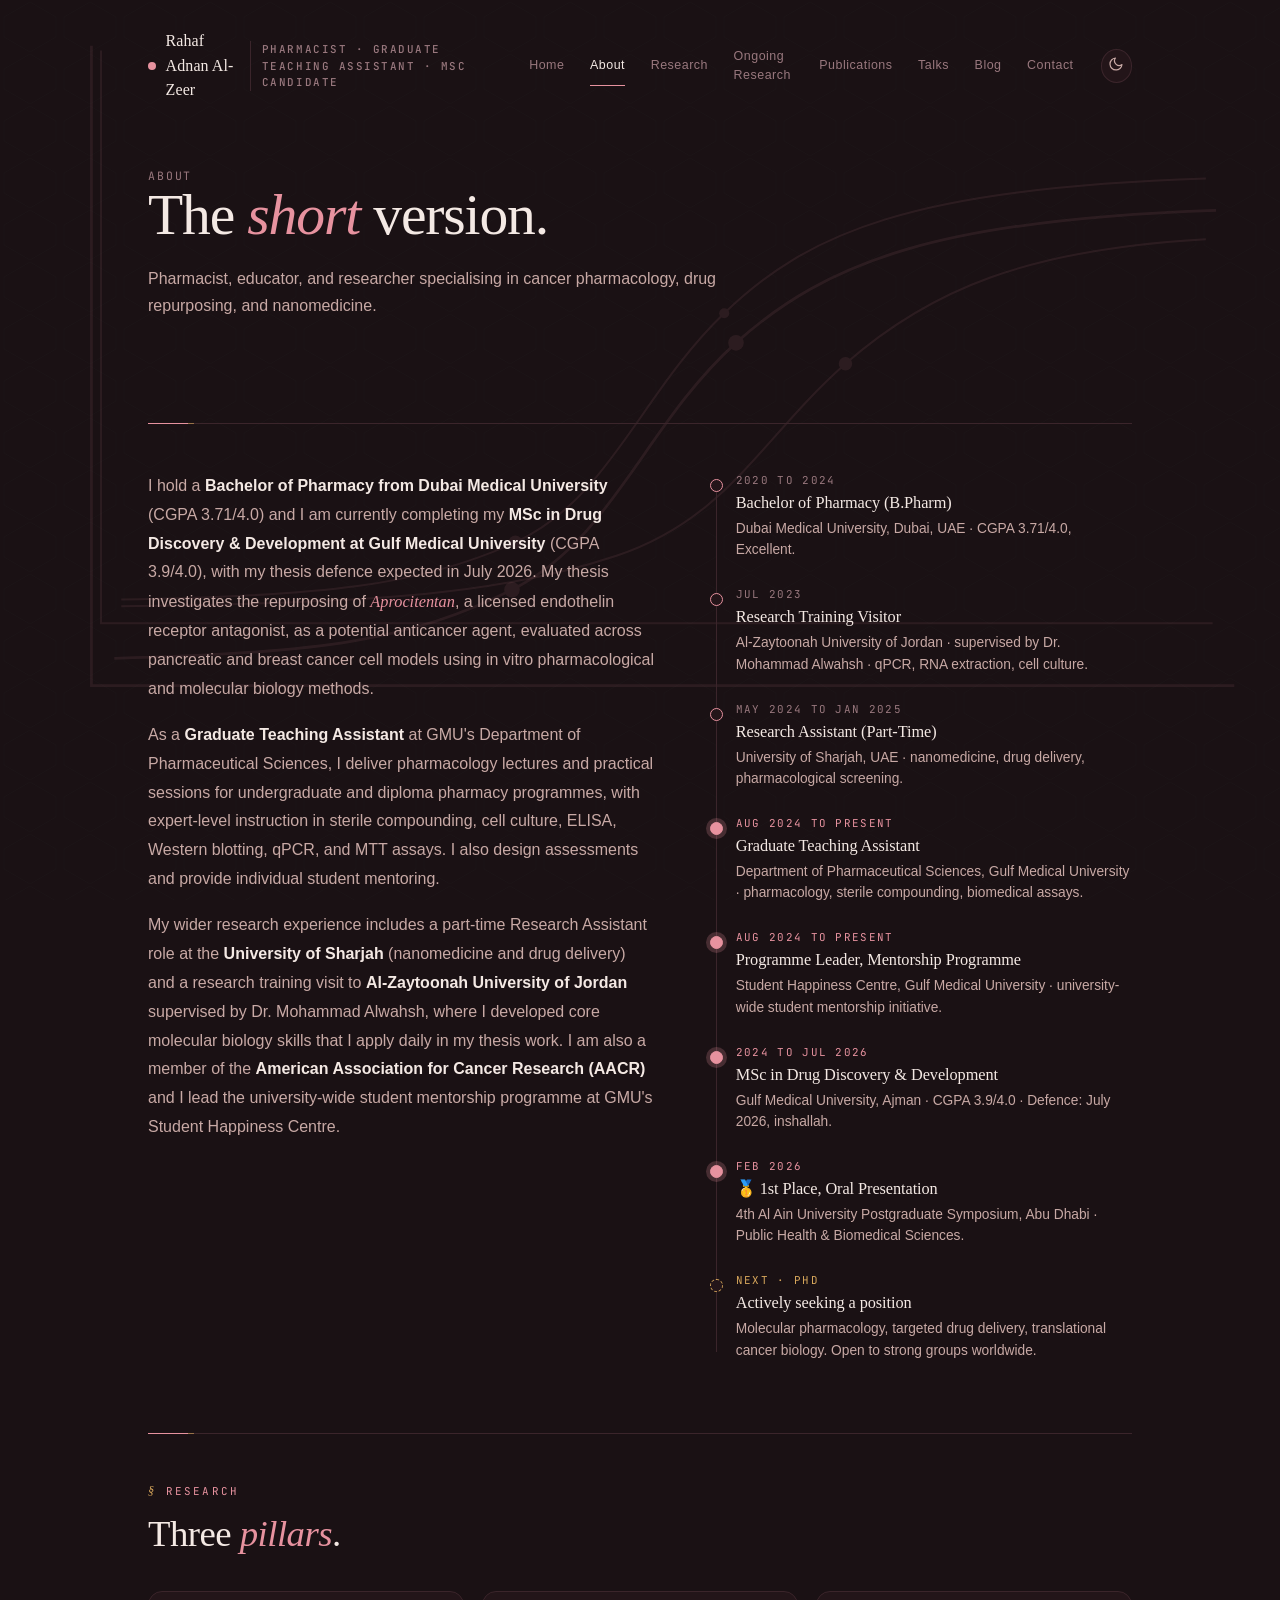
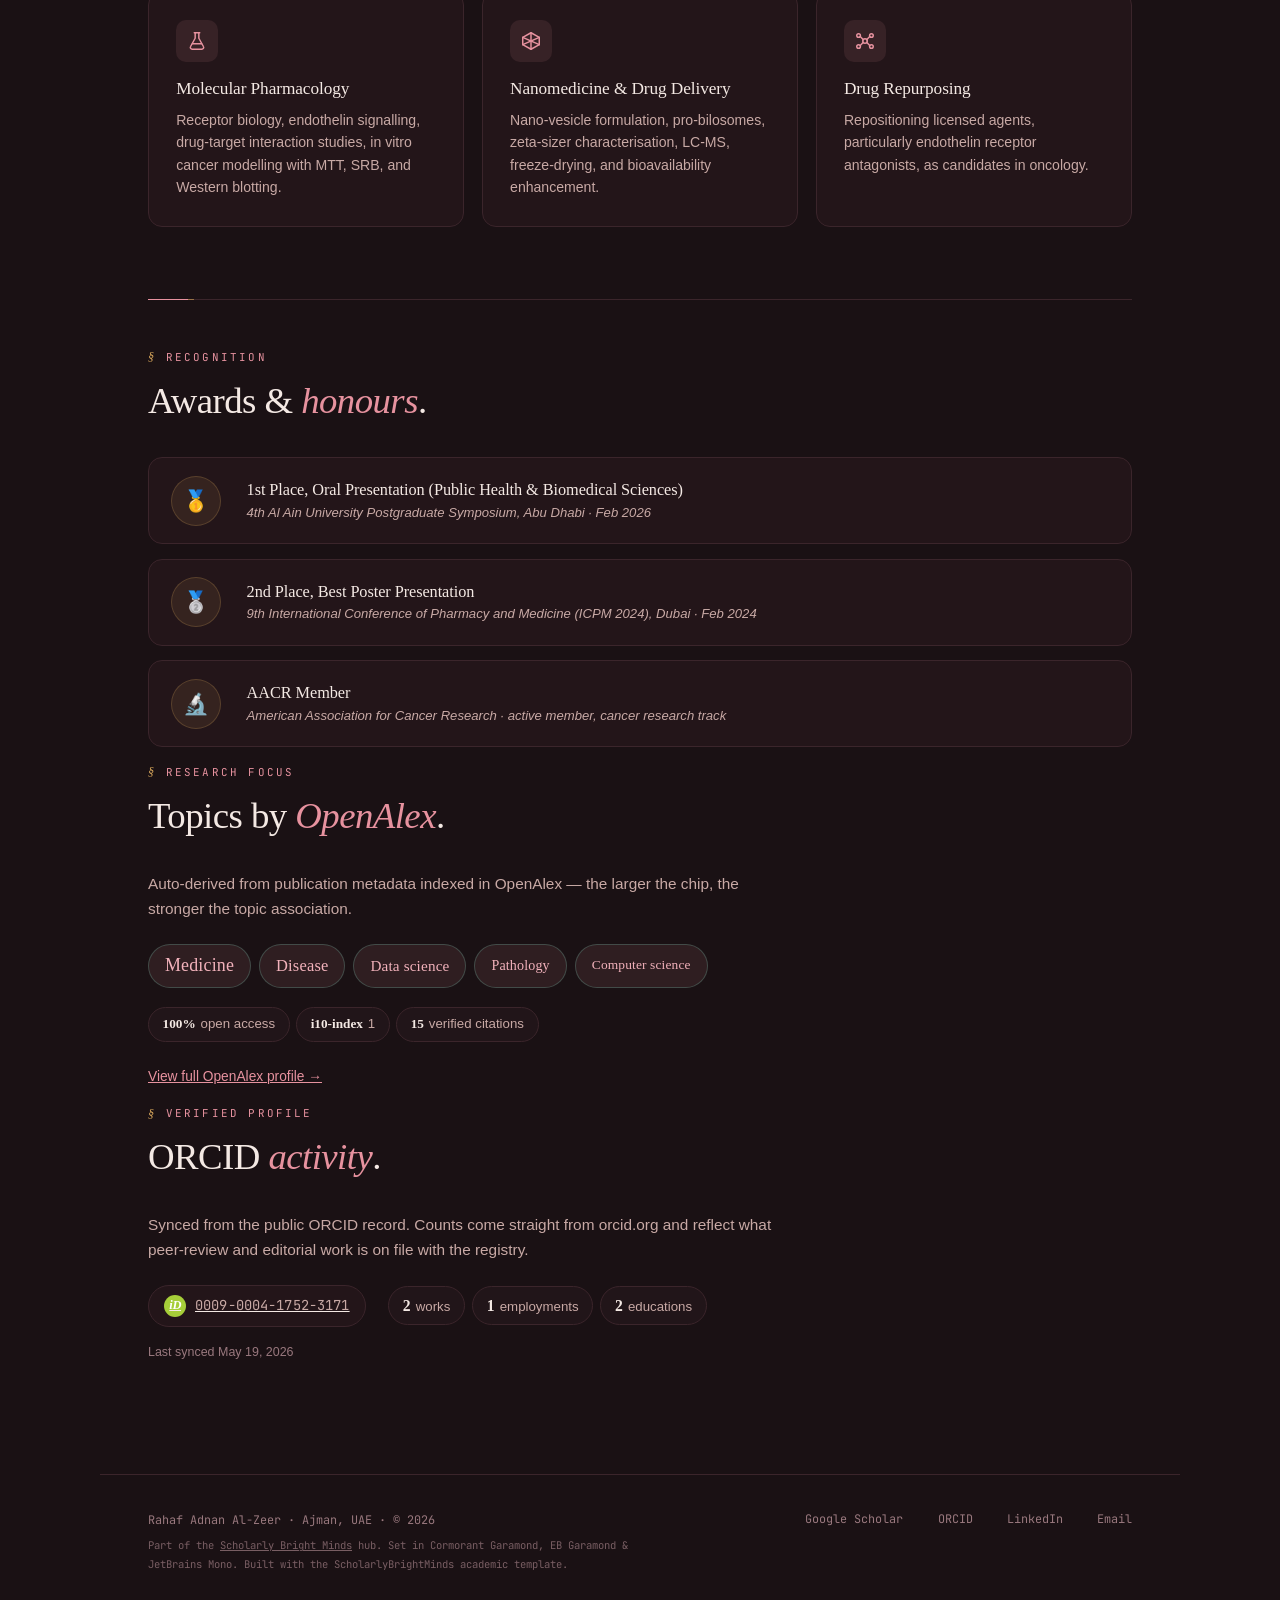
<file: about.html>
<!DOCTYPE html>
<html lang="en">
<head>
<meta charset="UTF-8">
<meta name="viewport" content="width=device-width, initial-scale=1.0">
<meta name="description" content="About Rahaf Adnan Al-Zeer. Pharmacist · Graduate Teaching Assistant · MSc Candidate. Career, research, awards.">
<meta name="author" content="Rahaf Adnan Al-Zeer">
<meta name="keywords" content="Rahaf Adnan Al-Zeer about, Pharmacist · Graduate Teaching Assistant · MSc Candidate, biography, career, awards">
<meta name="theme-color" content="#1A1114" media="(prefers-color-scheme: dark)">
<meta name="theme-color" content="#FBF4EE" media="(prefers-color-scheme: light)">
<meta name="robots" content="index, follow, max-image-preview:large, max-snippet:-1">
<title>About · Rahaf Adnan Al-Zeer</title>

<link rel="canonical" href="https://scholarlybrightminds.github.io/Rahafalzeer/about.html">

<meta property="og:type" content="profile">
<meta property="og:title" content="About Rahaf Adnan Al-Zeer">
<meta property="og:description" content="Pharmacist · Graduate Teaching Assistant · MSc Candidate. Career path, research, and awards.">
<meta property="og:image" content="https://scholarlybrightminds.github.io/Rahafalzeer/images/profile.png">
<meta property="og:url" content="https://scholarlybrightminds.github.io/Rahafalzeer/about.html">
<meta property="og:site_name" content="Scholarly Bright Minds · Rahaf Adnan Al-Zeer">
<meta property="og:locale" content="en_US">
<meta property="profile:first_name" content="Rahaf">
<meta property="profile:last_name" content="Al-Zeer">

<meta name="twitter:card" content="summary_large_image">
<meta name="twitter:title" content="About Rahaf Adnan Al-Zeer">
<meta name="twitter:description" content="Pharmacist · Graduate Teaching Assistant · MSc Candidate. Career path, research, and awards.">
<meta name="twitter:image" content="https://scholarlybrightminds.github.io/Rahafalzeer/images/profile.png">

<link rel="sitemap" type="application/xml" href="/Rahafalzeer/sitemap.xml">

<link rel="icon" href="images/profile.png" type="image/png">
<link rel="apple-touch-icon" href="images/profile.png">

<link rel="preconnect" href="https://fonts.googleapis.com">
<link rel="preconnect" href="https://fonts.gstatic.com" crossorigin>
<link href="https://fonts.googleapis.com/css2?family=Cormorant+Garamond:ital,wght@0,400;0,500;0,600;1,400;1,500&family=EB+Garamond:ital,wght@0,400;0,500;0,600;1,400&family=JetBrains+Mono:wght@400;500&display=swap" rel="stylesheet">

<script type="application/ld+json">
{
  "@context": "https://schema.org",
  "@type": "AboutPage",
  "url": "https://scholarlybrightminds.github.io/Rahafalzeer/about.html",
  "name": "About — Rahaf Adnan Al-Zeer",
  "isPartOf": {
    "@type": "WebSite",
    "url": "https://scholarlybrightminds.github.io/Rahafalzeer/",
    "name": "Rahaf Adnan Al-Zeer"
  },
  "mainEntity": {
    "@type": "Person",
    "name": "Rahaf Adnan Al-Zeer",
    "givenName": "Rahaf",
    "familyName": "Al-Zeer",
    "image": "https://scholarlybrightminds.github.io/Rahafalzeer/images/profile.png",
    "url": "https://scholarlybrightminds.github.io/Rahafalzeer/",
    "sameAs": [
      "https://scholar.google.com/citations?user=uy-28F0AAAAJ&hl=en",
      "https://orcid.org/0009-0004-1752-3171",
      "https://www.linkedin.com/in/rahaf-al-zeer-7093391ba/",
      "https://github.com/ScholarlyBrightMinds"
    ],
    "@id": "https://scholarlybrightminds.github.io/Rahafalzeer/#person",
    "jobTitle": "Pharmacist · Graduate Teaching Assistant · MSc Candidate",
    "worksFor": {
      "@type": "Organization",
      "name": "Gulf Medical University",
      "url": "https://www.gmu.ac.ae"
    },
    "address": {
      "@type": "PostalAddress",
      "addressLocality": "Ajman",
      "addressCountry": "UAE"
    },
    "email": "rahaf@gmu.ac.ae"
  }
}
</script>

<script src="theme.config.js"></script>
<link rel="stylesheet" href="styles.css">
<link rel="stylesheet" href="about.css">
</head>
<body>

<!-- Molecular background -->
<div class="mol-bg" aria-hidden="true">
    <svg class="mol-curve-a" viewBox="0 0 760 420" fill="none">
        <path class="curve-axis" d="M60 30 V370 H720"/>
        <path class="curve-stroke" d="M72 356 C 190 354 250 348 306 322 C 362 296 380 234 430 186 C 480 138 540 112 716 106"/>
        <path class="curve-stroke curve-stroke--gold" d="M72 360 C 230 358 300 352 366 330 C 432 308 452 260 502 216 C 552 172 610 148 716 142"/>
        <circle class="curve-dot" cx="306" cy="322" r="4"/>
        <circle class="curve-dot--gold curve-dot" cx="502" cy="216" r="4"/>
        <circle class="curve-dot" cx="430" cy="186" r="3"/>
    </svg>
    <svg class="mol-curve-b" viewBox="0 0 560 340" fill="none">
        <path class="curve-axis" d="M40 20 V300 H540"/>
        <path class="curve-stroke" d="M50 288 C 140 286 180 280 224 258 C 268 236 282 186 322 150 C 362 114 412 96 532 92"/>
        <circle class="curve-dot" cx="224" cy="258" r="3.4"/>
        <circle class="curve-dot" cx="322" cy="150" r="3.4"/>
    </svg>
</div>

<nav class="nav" data-page="about"><a href="index.html" class="brand">
                <span class="brand-dot"></span>
                Rahaf Adnan Al-Zeer
                <span class="brand-meta">Pharmacist · Graduate Teaching Assistant · MSc Candidate</span>
            </a>
            <div class="nav-right">
                <div class="hamburger" aria-label="Menu"><div class="bar"></div><div class="bar"></div><div class="bar"></div></div>
                <div class="nav-menu"><a href="index.html" class="nav-item ">Home</a><a href="about.html" class="nav-item active">About</a><a href="research.html" class="nav-item ">Research</a><a href="projects.html" class="nav-item ">Ongoing Research</a><a href="publications.html" class="nav-item ">Publications</a><a href="talks.html" class="nav-item ">Talks</a><a href="blog.html" class="nav-item ">Blog</a><a href="contact.html" class="nav-item ">Contact</a></div>
                <button class="theme-toggle" id="themeToggle" aria-label="Toggle theme" title="Toggle day/night">
                    <span class="icon-sun"><svg viewBox="0 0 24 24" fill="none" stroke="currentColor" stroke-width="1.8" stroke-linecap="round" stroke-linejoin="round"><circle cx="12" cy="12" r="4"></circle><path d="M12 2v2M12 20v2M4.93 4.93l1.41 1.41M17.66 17.66l1.41 1.41M2 12h2M20 12h2M4.93 19.07l1.41-1.41M17.66 6.34l1.41-1.41"></path></svg></span>
                    <span class="icon-moon"><svg viewBox="0 0 24 24" fill="none" stroke="currentColor" stroke-width="1.8" stroke-linecap="round" stroke-linejoin="round"><path d="M21 12.79A9 9 0 1 1 11.21 3 7 7 0 0 0 21 12.79z"></path></svg></span>
                </button>
            </div></nav>

<main>

    <section class="sub-hero">
        <p class="sub-meta">About</p>
        <h1>The <em>short</em> version.</h1>
        <p class="sub-lede" data-bind="aboutLede">Pharmacist, educator, and researcher specialising in cancer pharmacology, drug repurposing, and nanomedicine.</p>
    </section>

    <hr class="rule">

    <!-- ═══ NARRATIVE + TIMELINE ═══ -->
    <section class="about-grid reveal">
        <div class="about-text" data-bind="aboutParagraphs"><p>I hold a <strong>Bachelor of Pharmacy from Dubai Medical University</strong> (CGPA 3.71/4.0) and I am currently completing my <strong>MSc in Drug Discovery &amp; Development at Gulf Medical University</strong> (CGPA 3.9/4.0), with my thesis defence expected in July 2026. My thesis investigates the repurposing of <em>Aprocitentan</em>, a licensed endothelin receptor antagonist, as a potential anticancer agent, evaluated across pancreatic and breast cancer cell models using in vitro pharmacological and molecular biology methods.</p><p>As a <strong>Graduate Teaching Assistant</strong> at GMU's Department of Pharmaceutical Sciences, I deliver pharmacology lectures and practical sessions for undergraduate and diploma pharmacy programmes, with expert-level instruction in sterile compounding, cell culture, ELISA, Western blotting, qPCR, and MTT assays. I also design assessments and provide individual student mentoring.</p><p>My wider research experience includes a part-time Research Assistant role at the <strong>University of Sharjah</strong> (nanomedicine and drug delivery) and a research training visit to <strong>Al-Zaytoonah University of Jordan</strong> supervised by Dr. Mohammad Alwahsh, where I developed core molecular biology skills that I apply daily in my thesis work. I am also a member of the <strong>American Association for Cancer Research (AACR)</strong> and I lead the university-wide student mentorship programme at GMU's Student Happiness Centre.</p></div>
        <div class="timeline" data-bind="timeline" aria-label="Career timeline"><div class="tl-item">
                        <p class="tl-date">2020 to 2024</p>
                        <p class="tl-title">Bachelor of Pharmacy (B.Pharm)</p>
                        <p class="tl-desc">Dubai Medical University, Dubai, UAE · CGPA 3.71/4.0, Excellent.</p>
                    </div>
                
                    <div class="tl-item">
                        <p class="tl-date">Jul 2023</p>
                        <p class="tl-title">Research Training Visitor</p>
                        <p class="tl-desc">Al-Zaytoonah University of Jordan · supervised by Dr. Mohammad Alwahsh · qPCR, RNA extraction, cell culture.</p>
                    </div>
                
                    <div class="tl-item">
                        <p class="tl-date">May 2024 to Jan 2025</p>
                        <p class="tl-title">Research Assistant (Part-Time)</p>
                        <p class="tl-desc">University of Sharjah, UAE · nanomedicine, drug delivery, pharmacological screening.</p>
                    </div>
                
                    <div class="tl-item current">
                        <p class="tl-date">Aug 2024 to Present</p>
                        <p class="tl-title">Graduate Teaching Assistant</p>
                        <p class="tl-desc">Department of Pharmaceutical Sciences, Gulf Medical University · pharmacology, sterile compounding, biomedical assays.</p>
                    </div>
                
                    <div class="tl-item current">
                        <p class="tl-date">Aug 2024 to Present</p>
                        <p class="tl-title">Programme Leader, Mentorship Programme</p>
                        <p class="tl-desc">Student Happiness Centre, Gulf Medical University · university-wide student mentorship initiative.</p>
                    </div>
                
                    <div class="tl-item current">
                        <p class="tl-date">2024 to Jul 2026</p>
                        <p class="tl-title">MSc in Drug Discovery &amp; Development</p>
                        <p class="tl-desc">Gulf Medical University, Ajman · CGPA 3.9/4.0 · Defence: July 2026, inshallah.</p>
                    </div>
                
                    <div class="tl-item current">
                        <p class="tl-date">Feb 2026</p>
                        <p class="tl-title">🥇 1st Place, Oral Presentation</p>
                        <p class="tl-desc">4th Al Ain University Postgraduate Symposium, Abu Dhabi · Public Health &amp; Biomedical Sciences.</p>
                    </div>
                
                    <div class="tl-item future">
                        <p class="tl-date">Next · PhD</p>
                        <p class="tl-title">Actively seeking a position</p>
                        <p class="tl-desc">Molecular pharmacology, targeted drug delivery, translational cancer biology. Open to strong groups worldwide.</p>
                    </div></div>
    </section>

    <hr class="rule">

    <!-- ═══ RESEARCH PILLARS ═══ -->
    <section class="reveal">
        <p class="sec-kicker">Research</p>
        <h2 class="sec-title">Three <em>pillars</em>.</h2>
        <div class="pillars-grid" data-bind="aboutPillars"><div class="pillar-card">
                    <div class="p-icon"><svg viewBox="0 0 24 24" fill="none" stroke="currentColor" stroke-width="1.6" stroke-linecap="round" stroke-linejoin="round"><path d="M9 3h6M10 3v6l-5 9a2 2 0 0 0 2 3h10a2 2 0 0 0 2-3l-5-9V3"></path><line x1="7" y1="15" x2="17" y2="15"></line></svg></div>
                    <h3 class="p-title">Molecular Pharmacology</h3>
                    <p class="p-desc">Receptor biology, endothelin signalling, drug-target interaction studies, in vitro cancer modelling with MTT, SRB, and Western blotting.</p>
                </div>
            
                <div class="pillar-card">
                    <div class="p-icon"><svg viewBox="0 0 24 24" fill="none" stroke="currentColor" stroke-width="1.6" stroke-linecap="round" stroke-linejoin="round"><polygon points="12,3 21,8 21,16 12,21 3,16 3,8"></polygon><line x1="12" y1="3" x2="12" y2="21"></line><line x1="3" y1="8" x2="21" y2="16"></line><line x1="21" y1="8" x2="3" y2="16"></line></svg></div>
                    <h3 class="p-title">Nanomedicine &amp; Drug Delivery</h3>
                    <p class="p-desc">Nano-vesicle formulation, pro-bilosomes, zeta-sizer characterisation, LC-MS, freeze-drying, and bioavailability enhancement.</p>
                </div>
            
                <div class="pillar-card">
                    <div class="p-icon"><svg viewBox="0 0 24 24" fill="none" stroke="currentColor" stroke-width="1.6" stroke-linecap="round" stroke-linejoin="round"><circle cx="5" cy="6" r="2"></circle><circle cx="19" cy="6" r="2"></circle><circle cx="5" cy="18" r="2"></circle><circle cx="19" cy="18" r="2"></circle><circle cx="12" cy="12" r="2.5"></circle><line x1="6.8" y1="7.2" x2="10.2" y2="10.6"></line><line x1="17.2" y1="7.2" x2="13.8" y2="10.6"></line><line x1="6.8" y1="16.8" x2="10.2" y2="13.4"></line><line x1="17.2" y1="16.8" x2="13.8" y2="13.4"></line></svg></div>
                    <h3 class="p-title">Drug Repurposing</h3>
                    <p class="p-desc">Repositioning licensed agents, particularly endothelin receptor antagonists, as candidates in oncology.</p>
                </div></div>
    </section>

    <hr class="rule">

    <!-- ═══ AWARDS ═══ -->
    <section class="reveal">
        <p class="sec-kicker">Recognition</p>
        <h2 class="sec-title">Awards &amp; <em>honours</em>.</h2>
        <ul class="awards-list" data-bind="awards"><li class="award-item">
                    <div class="award-icon">🥇</div>
                    <div class="award-body">
                        <p class="a-title">1st Place, Oral Presentation (Public Health &amp; Biomedical Sciences)</p>
                        <p class="a-venue">4th Al Ain University Postgraduate Symposium, Abu Dhabi · Feb 2026</p>
                    </div>
                </li>
            
                <li class="award-item">
                    <div class="award-icon">🥈</div>
                    <div class="award-body">
                        <p class="a-title">2nd Place, Best Poster Presentation</p>
                        <p class="a-venue">9th International Conference of Pharmacy and Medicine (ICPM 2024), Dubai · Feb 2024</p>
                    </div>
                </li>
            
                <li class="award-item">
                    <div class="award-icon">🔬</div>
                    <div class="award-body">
                        <p class="a-title">AACR Member</p>
                        <p class="a-venue">American Association for Cancer Research · active member, cancer research track</p>
                    </div>
                </li></ul>
    </section>

    <!-- OPENALEX-PANEL-START --><section class="reveal openalex-panel" aria-label="OpenAlex research topics"><p class="sec-kicker">Research focus</p><h2 class="sec-title">Topics by <em>OpenAlex</em>.</h2><p class="oa-lede">Auto-derived from publication metadata indexed in OpenAlex — the larger the chip, the stronger the topic association.</p><div class="oa-chips"><span class="oa-chip" style="font-size:1.12rem">Medicine</span><span class="oa-chip" style="font-size:1.03rem">Disease</span><span class="oa-chip" style="font-size:0.95rem">Data science</span><span class="oa-chip" style="font-size:0.88rem">Pathology</span><span class="oa-chip" style="font-size:0.84rem">Computer science</span></div><div class="oa-badges"><span class="oa-badge"><strong>100%</strong> open access</span><span class="oa-badge"><strong>i10-index</strong> 1</span><span class="oa-badge"><strong>15</strong> verified citations</span></div><a class="oa-profile-link" href="https://openalex.org/A5104991276" target="_blank" rel="noopener">View full OpenAlex profile →</a></section><!-- OPENALEX-PANEL-END -->
    <!-- ORCID-PANEL-START --><section class="reveal orcid-panel" aria-label="ORCID verified activity"><p class="sec-kicker">Verified profile</p><h2 class="sec-title">ORCID <em>activity</em>.</h2><p class="orcid-lede">Synced from the public ORCID record. Counts come straight from orcid.org and reflect what peer-review and editorial work is on file with the registry.</p><div class="orcid-grid"><a class="orcid-id" href="https://orcid.org/0009-0004-1752-3171" target="_blank" rel="noopener" title="View on orcid.org"><span class="orcid-logo" aria-hidden="true">iD</span><span class="orcid-id-text">0009-0004-1752-3171</span></a><div class="orcid-pills"><span class="orcid-pill"><strong>2</strong> works</span><span class="orcid-pill"><strong>1</strong> employments</span><span class="orcid-pill"><strong>2</strong> educations</span></div></div><p class="orcid-synced">Last synced May 19, 2026</p></section><!-- ORCID-PANEL-END -->

</main>

<footer data-bind="footer"><div class="footer-left">
                <div>Rahaf Adnan Al-Zeer · Ajman, UAE · © 2026</div>
                <div class="colophon">
                    Part of the <a href="https://scholarlybrightminds.github.io/">Scholarly Bright Minds</a> hub. Set in Cormorant Garamond, EB Garamond &amp; JetBrains Mono. Built with the ScholarlyBrightMinds academic template.
                </div>
            </div>
            <div class="footer-links"><a href="https://scholar.google.com/citations?user=uy-28F0AAAAJ&amp;hl=en" target="_blank" rel="noopener">Google Scholar</a><a href="https://orcid.org/0009-0004-1752-3171" target="_blank" rel="noopener">ORCID</a><a href="https://www.linkedin.com/in/rahaf-al-zeer-7093391ba" target="_blank" rel="noopener">LinkedIn</a><a href="mailto:rahaf@gmu.ac.ae" target="_blank" rel="noopener">Email</a></div></footer>

<script src="scripts.js"></script>
</body>
</html>
</file>
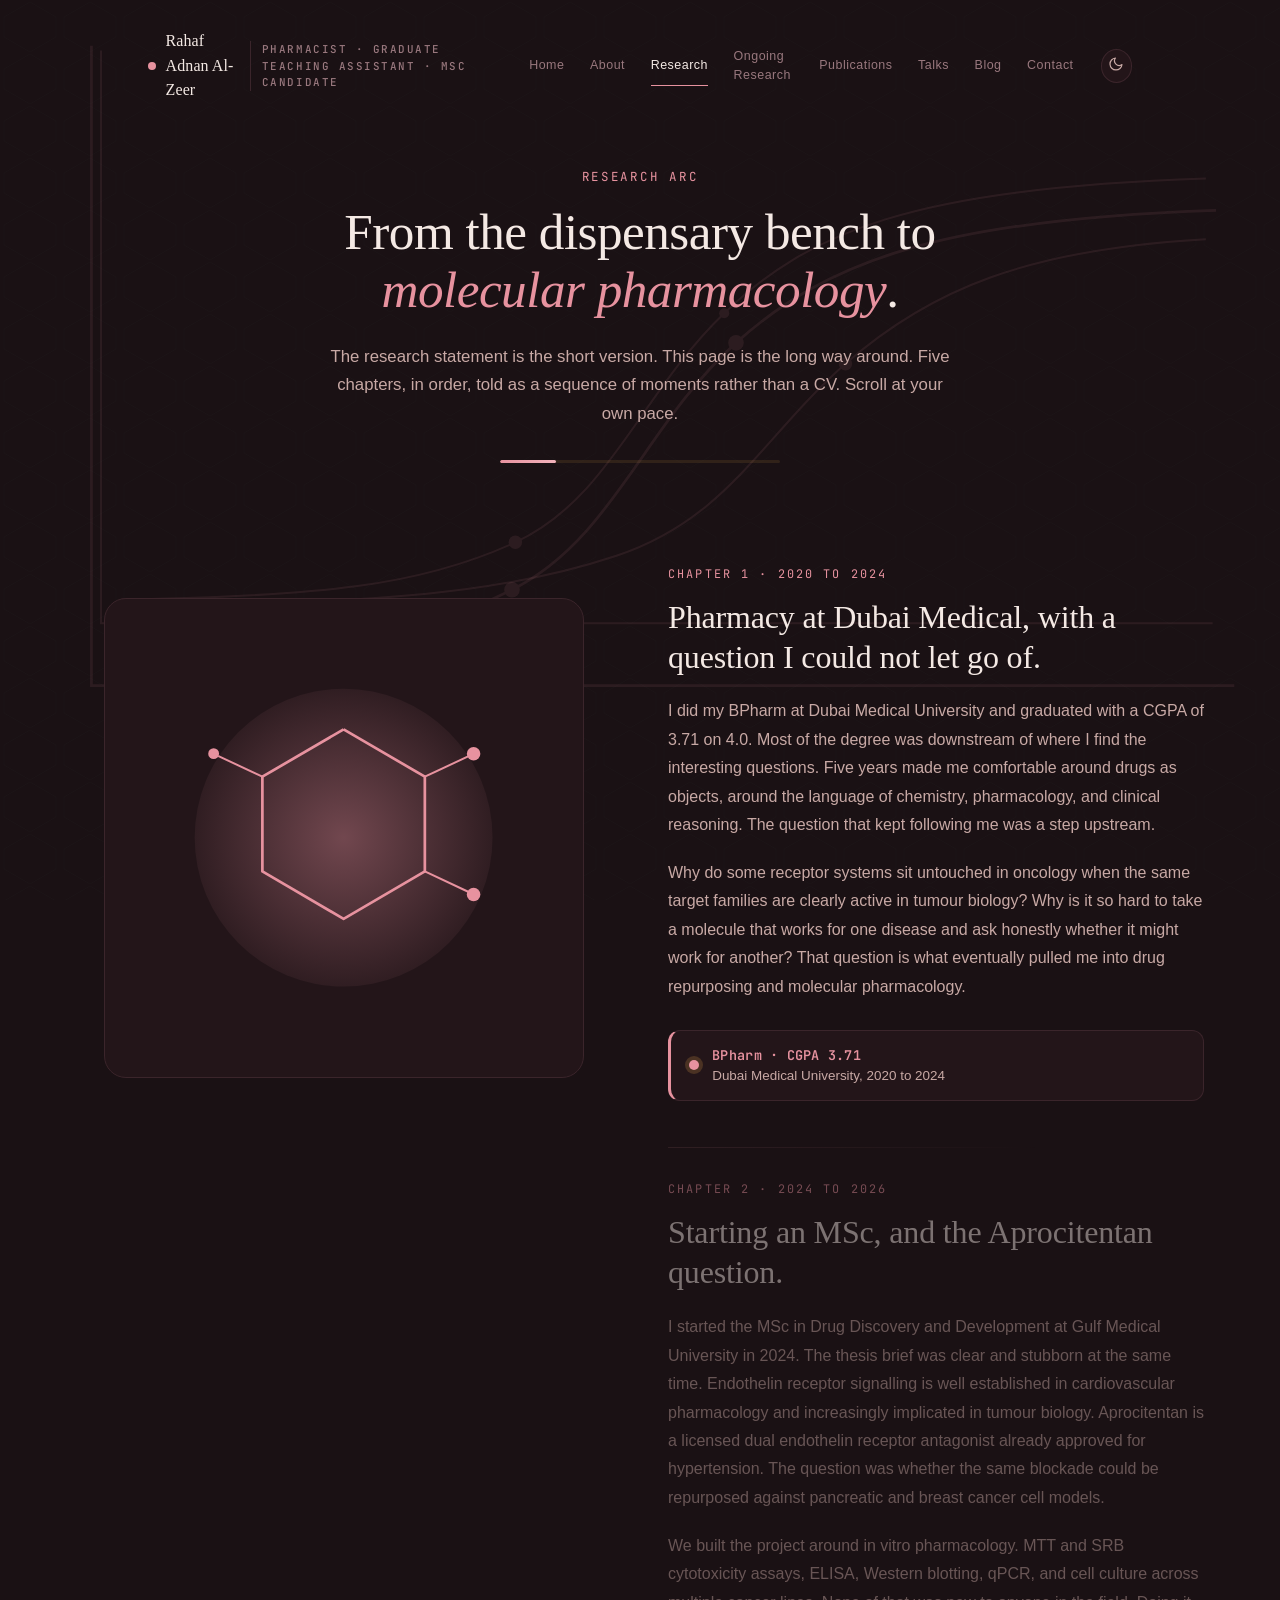
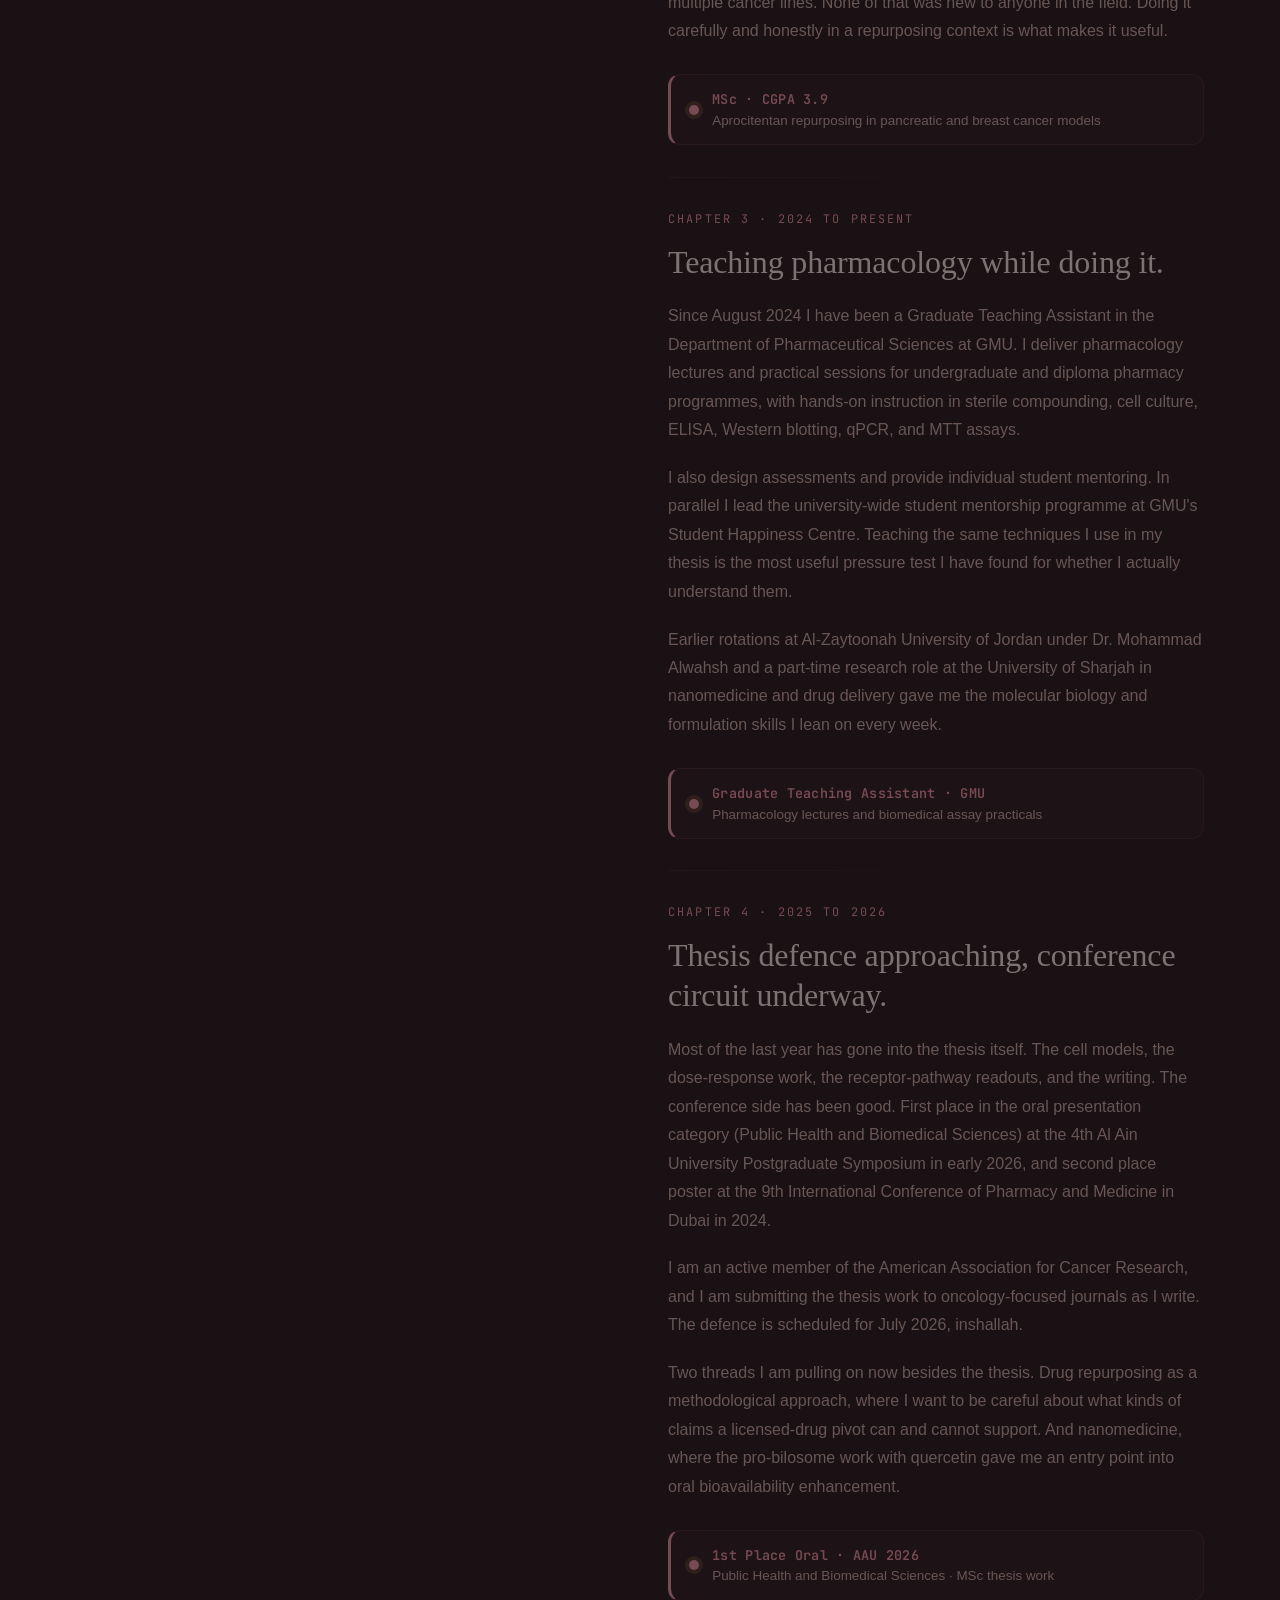
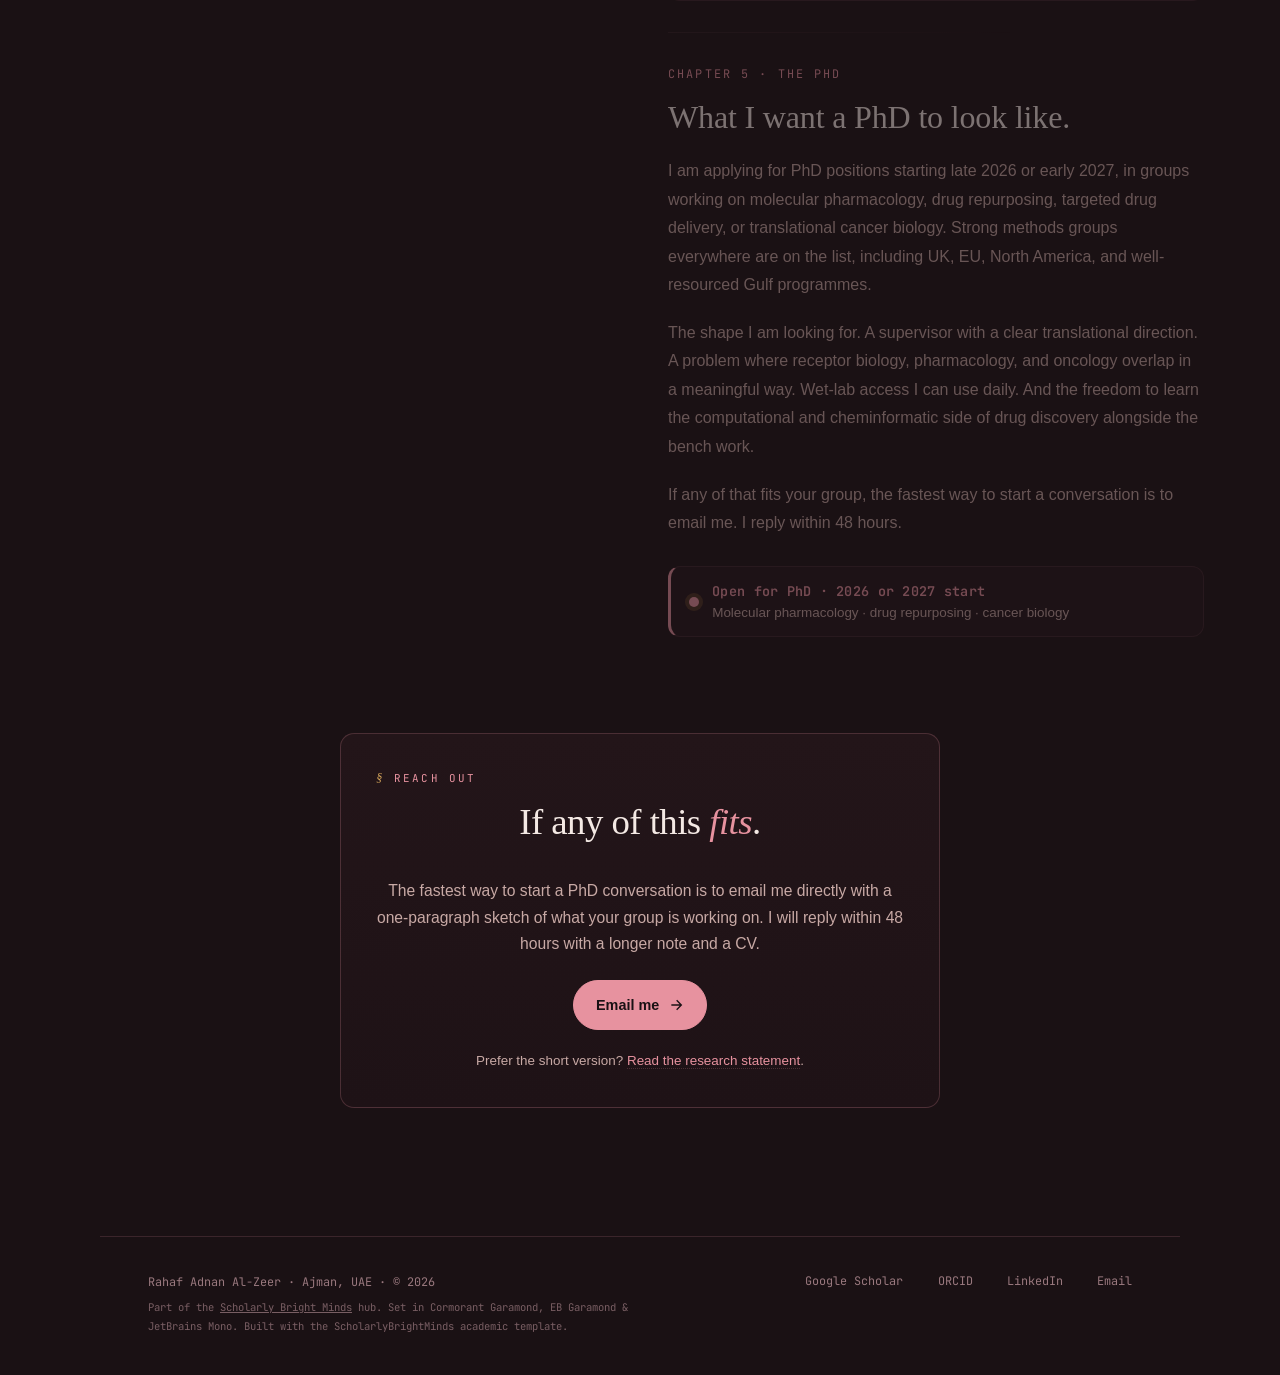
<file: arc.html>
<!DOCTYPE html>
<html lang="en">
<head>
<meta charset="UTF-8">
<meta name="viewport" content="width=device-width, initial-scale=1.0">
<meta name="description" content="The long-form research arc of Rahaf Adnan Al-Zeer. From pharmacy at Dubai Medical University to molecular pharmacology and drug repurposing at Gulf Medical University. A five-chapter scrollytelling page, told as a sequence of moments rather than a CV.">
<meta name="author" content="Rahaf Adnan Al-Zeer">
<meta name="keywords" content="Rahaf Al-Zeer research arc, scrollytelling, molecular pharmacology, drug repurposing oncology, endothelin receptor antagonism, PhD application story UAE">
<meta name="theme-color" content="#1A1114" media="(prefers-color-scheme: dark)">
<meta name="theme-color" content="#FBF4EE" media="(prefers-color-scheme: light)">
<meta name="robots" content="index, follow, max-image-preview:large, max-snippet:-1">
<title>Research Arc · Rahaf Adnan Al-Zeer · From the Dispensary Bench to Molecular Pharmacology</title>

<link rel="canonical" href="https://scholarlybrightminds.github.io/Rahafalzeer/arc.html">

<meta property="og:type" content="article">
<meta property="og:title" content="Research Arc · Rahaf Adnan Al-Zeer">
<meta property="og:description" content="The long-form story of how I got from pharmacy at DMU to molecular pharmacology and drug repurposing at GMU, told as a sequence of moments rather than a CV.">
<meta property="og:image" content="https://scholarlybrightminds.github.io/Rahafalzeer/images/profile.png">
<meta property="og:url" content="https://scholarlybrightminds.github.io/Rahafalzeer/arc.html">
<meta property="og:site_name" content="Scholarly Bright Minds · Rahaf Adnan Al-Zeer">
<meta property="og:locale" content="en_US">

<meta name="twitter:card" content="summary_large_image">
<meta name="twitter:title" content="Research Arc · Rahaf Adnan Al-Zeer">
<meta name="twitter:description" content="The long story, in five chapters. From pharmacy at DMU to molecular pharmacology and drug repurposing at GMU.">
<meta name="twitter:image" content="https://scholarlybrightminds.github.io/Rahafalzeer/images/profile.png">

<link rel="sitemap" type="application/xml" href="/Rahafalzeer/sitemap.xml">

<link rel="icon" href="images/profile.png" type="image/png">
<link rel="apple-touch-icon" href="images/profile.png">

<link rel="preconnect" href="https://fonts.googleapis.com">
<link rel="preconnect" href="https://fonts.gstatic.com" crossorigin>
<link href="https://fonts.googleapis.com/css2?family=Cormorant+Garamond:ital,wght@0,400;0,500;0,600;1,400;1,500&family=EB+Garamond:ital,wght@0,400;0,500;0,600;1,400&family=JetBrains+Mono:wght@400;500&display=swap" rel="stylesheet">

<script type="application/ld+json">
{
  "@context": "https://schema.org",
  "@type": "Article",
  "url": "https://scholarlybrightminds.github.io/Rahafalzeer/arc.html",
  "headline": "Research Arc — From the dispensary bench to molecular pharmacology",
  "author": {
    "@type": "Person",
    "@id": "https://scholarlybrightminds.github.io/Rahafalzeer/#person",
    "name": "Rahaf Adnan Al-Zeer"
  },
  "isPartOf": {
    "@type": "WebSite",
    "url": "https://scholarlybrightminds.github.io/Rahafalzeer/"
  },
  "about": [
    "Molecular pharmacology",
    "Drug repurposing",
    "Endothelin receptor antagonism",
    "Translational cancer biology",
    "Nanomedicine"
  ]
}
</script>

<script src="theme.config.js"></script>
<link rel="stylesheet" href="styles.css">
<link rel="stylesheet" href="arc.css">
</head>
<body>

<div class="mol-bg" aria-hidden="true">
    <svg class="mol-curve-a" viewBox="0 0 760 420" fill="none">
        <path class="curve-axis" d="M60 30 V370 H720"/>
        <path class="curve-stroke" d="M72 356 C 190 354 250 348 306 322 C 362 296 380 234 430 186 C 480 138 540 112 716 106"/>
        <path class="curve-stroke curve-stroke--gold" d="M72 360 C 230 358 300 352 366 330 C 432 308 452 260 502 216 C 552 172 610 148 716 142"/>
        <circle class="curve-dot" cx="306" cy="322" r="4"/>
        <circle class="curve-dot--gold curve-dot" cx="502" cy="216" r="4"/>
        <circle class="curve-dot" cx="430" cy="186" r="3"/>
    </svg>
    <svg class="mol-curve-b" viewBox="0 0 560 340" fill="none">
        <path class="curve-axis" d="M40 20 V300 H540"/>
        <path class="curve-stroke" d="M50 288 C 140 286 180 280 224 258 C 268 236 282 186 322 150 C 362 114 412 96 532 92"/>
        <circle class="curve-dot" cx="224" cy="258" r="3.4"/>
        <circle class="curve-dot" cx="322" cy="150" r="3.4"/>
    </svg>
</div>

<nav class="nav" data-page="research"><a href="index.html" class="brand">
                <span class="brand-dot"></span>
                Rahaf Adnan Al-Zeer
                <span class="brand-meta">Pharmacist · Graduate Teaching Assistant · MSc Candidate</span>
            </a>
            <div class="nav-right">
                <div class="hamburger" aria-label="Menu"><div class="bar"></div><div class="bar"></div><div class="bar"></div></div>
                <div class="nav-menu"><a href="index.html" class="nav-item ">Home</a><a href="about.html" class="nav-item ">About</a><a href="research.html" class="nav-item active">Research</a><a href="projects.html" class="nav-item ">Ongoing Research</a><a href="publications.html" class="nav-item ">Publications</a><a href="talks.html" class="nav-item ">Talks</a><a href="blog.html" class="nav-item ">Blog</a><a href="contact.html" class="nav-item ">Contact</a></div>
                <button class="theme-toggle" id="themeToggle" aria-label="Toggle theme" title="Toggle day/night">
                    <span class="icon-sun"><svg viewBox="0 0 24 24" fill="none" stroke="currentColor" stroke-width="1.8" stroke-linecap="round" stroke-linejoin="round"><circle cx="12" cy="12" r="4"></circle><path d="M12 2v2M12 20v2M4.93 4.93l1.41 1.41M17.66 17.66l1.41 1.41M2 12h2M20 12h2M4.93 19.07l1.41-1.41M17.66 6.34l1.41-1.41"></path></svg></span>
                    <span class="icon-moon"><svg viewBox="0 0 24 24" fill="none" stroke="currentColor" stroke-width="1.8" stroke-linecap="round" stroke-linejoin="round"><path d="M21 12.79A9 9 0 1 1 11.21 3 7 7 0 0 0 21 12.79z"></path></svg></span>
                </button>
            </div></nav>

<main class="arc-main">

    <header class="arc-hero">
        <p class="arc-hero-kicker" data-bind="arcKicker">Research arc</p>
        <h1 class="arc-hero-h1" data-bind="arcH1">From the dispensary bench to <em>molecular pharmacology</em>.</h1>
        <p class="arc-hero-intro" data-bind="arcIntro"></p>
        <div class="arc-hero-progress" aria-hidden="true">
            <div class="arc-hero-progress-fill"></div>
        </div>
    </header>

    <div class="arc-wrap">
        <aside class="arc-stage" aria-hidden="true">
            <div class="arc-stage-inner">
                <!-- Frame 1: origin, a single resting molecule -->
                <div class="arc-frame" data-frame="origin">
                    <svg viewBox="0 0 320 320" class="arc-svg arc-svg--origin">
                        <defs>
                            <radialGradient id="arc-glow-origin" cx="50%" cy="50%" r="60%">
                                <stop offset="0%"   stop-color="var(--accent)" stop-opacity="0.4"/>
                                <stop offset="100%" stop-color="var(--accent)" stop-opacity="0"/>
                            </radialGradient>
                        </defs>
                        <circle cx="160" cy="160" r="110" fill="url(#arc-glow-origin)"/>
                        <polygon class="arc-hex" points="160,80 220,115 220,185 160,220 100,185 100,115"/>
                        <line class="arc-bond" x1="220" y1="115" x2="252" y2="100"/>
                        <line class="arc-bond" x1="220" y1="185" x2="252" y2="200"/>
                        <circle class="arc-atom" cx="256" cy="98"  r="5"/>
                        <circle class="arc-atom" cx="256" cy="202" r="5"/>
                        <line class="arc-bond" x1="100" y1="115" x2="68" y2="100"/>
                        <circle class="arc-atom" cx="64" cy="98" r="4"/>
                    </svg>
                </div>

                <!-- Frame 2: sieve, many molecules, one highlighted (the filter) -->
                <div class="arc-frame" data-frame="sieve">
                    <svg viewBox="0 0 320 320" class="arc-svg arc-svg--sieve">
                        <!-- Background grid of small molecules being sieved -->
                        <g class="arc-grid" opacity="0.5">
                            <polygon points="60,60 84,72 84,96 60,108 36,96 36,72"/>
                            <polygon points="160,40 184,52 184,76 160,88 136,76 136,52"/>
                            <polygon points="260,60 284,72 284,96 260,108 236,96 236,72"/>
                            <polygon points="60,160 84,172 84,196 60,208 36,196 36,172"/>
                            <polygon points="260,160 284,172 284,196 260,208 236,196 236,172"/>
                            <polygon points="60,260 84,272 84,296 60,308 36,296 36,272"/>
                            <polygon points="160,260 184,272 184,296 160,308 136,296 136,272"/>
                            <polygon points="260,260 284,272 284,296 260,308 236,296 236,272"/>
                        </g>
                        <!-- Sieving wave (animated dashes) -->
                        <line class="arc-wave" x1="20" y1="160" x2="300" y2="160"/>
                        <!-- The "real hit" molecule highlighted -->
                        <polygon class="arc-hex arc-hex--lit" points="160,130 198,150 198,190 160,210 122,190 122,150"/>
                        <text class="arc-tag" x="160" y="244" text-anchor="middle">repurposed</text>
                    </svg>
                </div>

                <!-- Frame 3: editorial, stack of papers -->
                <div class="arc-frame" data-frame="editorial">
                    <svg viewBox="0 0 320 320" class="arc-svg arc-svg--editorial">
                        <g class="arc-pages">
                            <rect class="arc-page" x="56"  y="92"  width="184" height="178" rx="6"/>
                            <rect class="arc-page" x="68"  y="80"  width="184" height="178" rx="6"/>
                            <rect class="arc-page arc-page--top" x="80" y="68" width="184" height="178" rx="6"/>
                        </g>
                        <g class="arc-page-lines">
                            <line x1="96"  y1="100" x2="248" y2="100"/>
                            <line x1="96"  y1="116" x2="240" y2="116"/>
                            <line x1="96"  y1="132" x2="248" y2="132"/>
                            <line x1="96"  y1="148" x2="216" y2="148"/>
                            <line x1="96"  y1="180" x2="248" y2="180"/>
                            <line x1="96"  y1="196" x2="232" y2="196"/>
                            <line x1="96"  y1="212" x2="248" y2="212"/>
                        </g>
                        <circle class="arc-stamp" cx="232" cy="92" r="22"/>
                        <text class="arc-stamp-text" x="232" y="96" text-anchor="middle">teach</text>
                        <text class="arc-stamp-text" x="232" y="108" text-anchor="middle">apply</text>
                    </svg>
                </div>

                <!-- Frame 4: network, agent / graph nodes -->
                <div class="arc-frame" data-frame="network">
                    <svg viewBox="0 0 320 320" class="arc-svg arc-svg--network">
                        <!-- Center "agent" -->
                        <circle class="arc-node arc-node--center" cx="160" cy="160" r="36"/>
                        <text class="arc-node-text" x="160" y="166" text-anchor="middle">thesis</text>
                        <!-- Tool nodes -->
                        <line class="arc-edge" x1="160" y1="160" x2="68"  y2="80"/>
                        <line class="arc-edge" x1="160" y1="160" x2="252" y2="80"/>
                        <line class="arc-edge" x1="160" y1="160" x2="60"  y2="220"/>
                        <line class="arc-edge" x1="160" y1="160" x2="260" y2="220"/>
                        <line class="arc-edge" x1="160" y1="160" x2="160" y2="270"/>
                        <circle class="arc-node arc-node--tool" cx="68"  cy="80"  r="22"/>
                        <text class="arc-node-text" x="68"  y="84" text-anchor="middle">MTT</text>
                        <circle class="arc-node arc-node--tool" cx="252" cy="80"  r="22"/>
                        <text class="arc-node-text" x="252" y="84" text-anchor="middle">qPCR</text>
                        <circle class="arc-node arc-node--tool" cx="60"  cy="220" r="22"/>
                        <text class="arc-node-text" x="60"  y="224" text-anchor="middle">WB</text>
                        <circle class="arc-node arc-node--tool" cx="260" cy="220" r="22"/>
                        <text class="arc-node-text" x="260" y="224" text-anchor="middle">ELISA</text>
                        <circle class="arc-node arc-node--tool" cx="160" cy="270" r="22"/>
                        <text class="arc-node-text" x="160" y="274" text-anchor="middle">SRB</text>
                    </svg>
                </div>

                <!-- Frame 5: horizon, outward branching, the PhD -->
                <div class="arc-frame" data-frame="horizon">
                    <svg viewBox="0 0 320 320" class="arc-svg arc-svg--horizon">
                        <defs>
                            <radialGradient id="arc-glow-horizon" cx="50%" cy="60%" r="60%">
                                <stop offset="0%"   stop-color="var(--accent)" stop-opacity="0.32"/>
                                <stop offset="100%" stop-color="var(--accent)" stop-opacity="0"/>
                            </radialGradient>
                        </defs>
                        <circle cx="160" cy="180" r="120" fill="url(#arc-glow-horizon)"/>
                        <line class="arc-horizon-base" x1="30" y1="240" x2="290" y2="240"/>
                        <!-- Branching paths reaching out -->
                        <path class="arc-branch" d="M160 240 Q 90 200, 60  130"/>
                        <path class="arc-branch" d="M160 240 Q 120 190, 100  70"/>
                        <path class="arc-branch" d="M160 240 Q 160 180, 160  60"/>
                        <path class="arc-branch" d="M160 240 Q 200 190, 220  70"/>
                        <path class="arc-branch" d="M160 240 Q 230 200, 260 130"/>
                        <!-- Path endpoint dots -->
                        <circle class="arc-branch-end" cx="60"  cy="130" r="5"/>
                        <circle class="arc-branch-end" cx="100" cy="70"  r="5"/>
                        <circle class="arc-branch-end" cx="160" cy="60"  r="6"/>
                        <circle class="arc-branch-end" cx="220" cy="70"  r="5"/>
                        <circle class="arc-branch-end" cx="260" cy="130" r="5"/>
                        <!-- Anchor at base (current self) -->
                        <circle class="arc-branch-anchor" cx="160" cy="240" r="9"/>
                    </svg>
                </div>
            </div>
        </aside>

        <div class="arc-track" data-bind="arcChapters">
            <!-- Chapters rendered by scripts.js#bindArc from SITE_CONFIG.arc.chapters -->
        </div>
    </div>

    <section class="arc-final reveal">
        <p class="sec-kicker">Reach out</p>
        <h2 class="sec-title">If any of this <em>fits</em>.</h2>
        <p class="arc-final-body">The fastest way to start a PhD conversation is to email me directly with a one-paragraph sketch of what your group is working on. I will reply within 48 hours with a longer note and a CV.</p>
        <a class="arc-final-cta" href="mailto:rahaf@gmu.ac.ae?subject=PhD%20position%20enquiry&body=Hi%20Rahaf%2C%0A%0AI%20read%20your%20research%20arc%20and%20wanted%20to%20discuss%20a%20PhD%20opportunity.%0A%0A">
            Email me
            <svg viewBox="0 0 24 24" fill="none" stroke="currentColor" stroke-width="2"><path d="M5 12h14M13 5l7 7-7 7"/></svg>
        </a>
        <p class="arc-final-sub">Prefer the short version? <a href="research.html">Read the research statement</a>.</p>
    </section>

</main>

<footer data-bind="footer"><div class="footer-left">
                <div>Rahaf Adnan Al-Zeer · Ajman, UAE · © 2026</div>
                <div class="colophon">
                    Part of the <a href="https://scholarlybrightminds.github.io/">Scholarly Bright Minds</a> hub. Set in Cormorant Garamond, EB Garamond &amp; JetBrains Mono. Built with the ScholarlyBrightMinds academic template.
                </div>
            </div>
            <div class="footer-links"><a href="https://scholar.google.com/citations?user=uy-28F0AAAAJ&amp;hl=en" target="_blank" rel="noopener">Google Scholar</a><a href="https://orcid.org/0009-0004-1752-3171" target="_blank" rel="noopener">ORCID</a><a href="https://www.linkedin.com/in/rahaf-al-zeer-7093391ba" target="_blank" rel="noopener">LinkedIn</a><a href="mailto:rahaf@gmu.ac.ae" target="_blank" rel="noopener">Email</a></div></footer>

<script src="scripts.js"></script>
<script src="arc.js"></script>
</body>
</html>
</file>
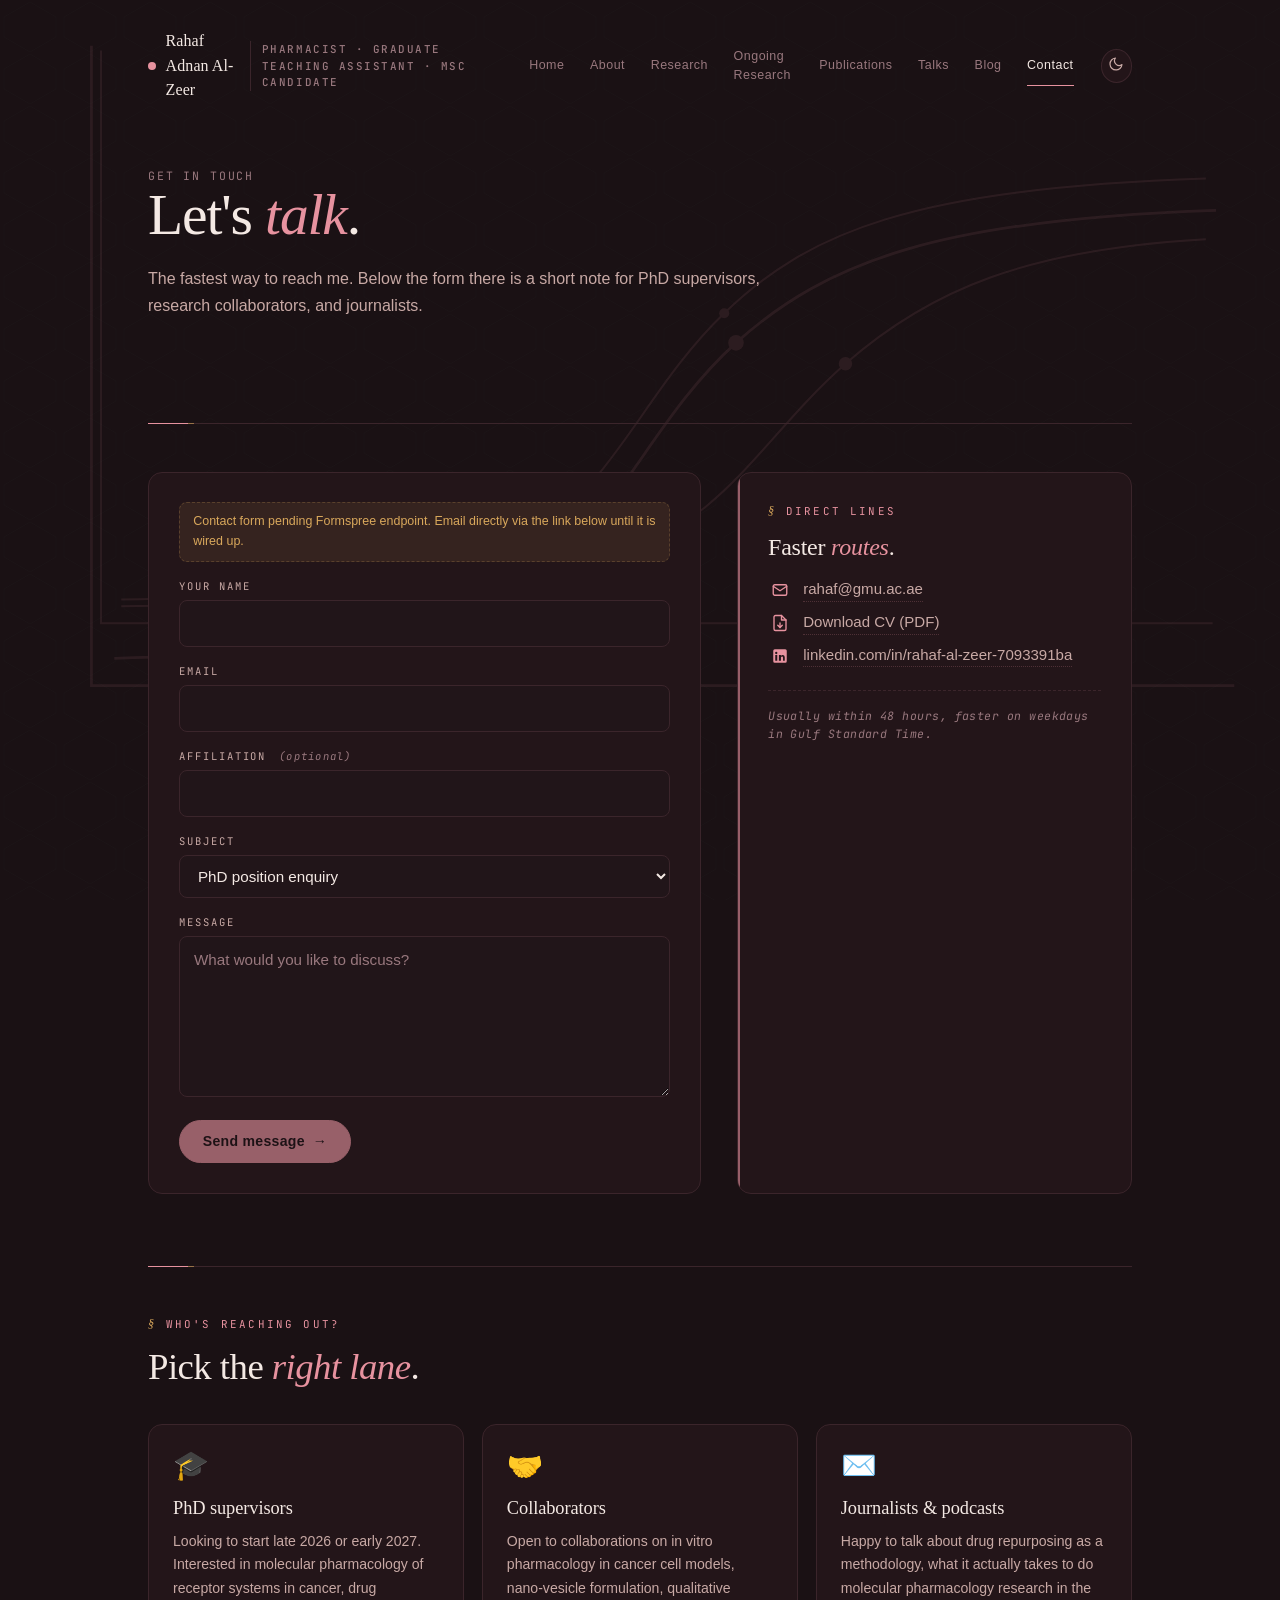
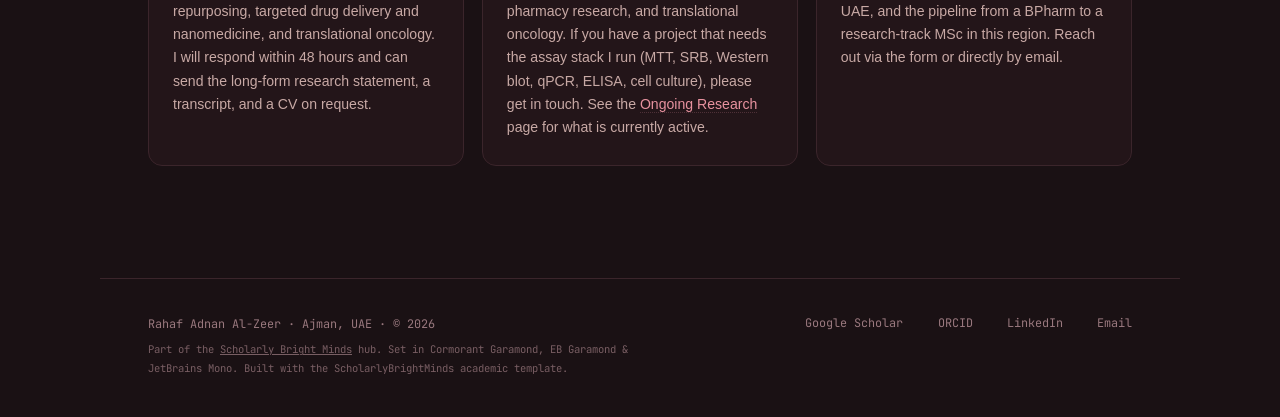
<file: contact.html>
<!DOCTYPE html>
<html lang="en">
<head>
<meta charset="UTF-8">
<meta name="viewport" content="width=device-width, initial-scale=1.0">
<meta name="description" content="Get in touch with Rahaf Adnan Al-Zeer. PhD supervisors in molecular pharmacology and drug repurposing, research collaborators in in vitro cancer pharmacology and nanomedicine, journalists. Direct email and a contact form.">
<meta name="author" content="Rahaf Adnan Al-Zeer">
<meta name="keywords" content="Rahaf Al-Zeer contact, PhD supervisor enquiry, molecular pharmacology collaboration, drug repurposing researcher UAE, Gulf Medical University contact">
<meta name="theme-color" content="#1A1114" media="(prefers-color-scheme: dark)">
<meta name="theme-color" content="#FBF4EE" media="(prefers-color-scheme: light)">
<meta name="robots" content="index, follow, max-image-preview:large, max-snippet:-1">
<title>Contact · Rahaf Adnan Al-Zeer · PhD Supervisors, Collaborators, Press</title>

<link rel="canonical" href="https://scholarlybrightminds.github.io/Rahafalzeer/contact.html">

<meta property="og:type" content="website">
<meta property="og:title" content="Contact · Rahaf Adnan Al-Zeer">
<meta property="og:description" content="Reach out for PhD discussions, research collaborations, or media. Direct email and contact form.">
<meta property="og:image" content="https://scholarlybrightminds.github.io/Rahafalzeer/images/profile.png">
<meta property="og:url" content="https://scholarlybrightminds.github.io/Rahafalzeer/contact.html">
<meta property="og:site_name" content="Scholarly Bright Minds · Rahaf Adnan Al-Zeer">
<meta property="og:locale" content="en_US">

<meta name="twitter:card" content="summary_large_image">
<meta name="twitter:title" content="Contact · Rahaf Adnan Al-Zeer">
<meta name="twitter:description" content="Reach out for PhD discussions, research collaborations, or media.">
<meta name="twitter:image" content="https://scholarlybrightminds.github.io/Rahafalzeer/images/profile.png">

<link rel="sitemap" type="application/xml" href="/Rahafalzeer/sitemap.xml">

<link rel="icon" href="images/profile.png" type="image/png">
<link rel="apple-touch-icon" href="images/profile.png">

<link rel="preconnect" href="https://fonts.googleapis.com">
<link rel="preconnect" href="https://fonts.gstatic.com" crossorigin>
<link href="https://fonts.googleapis.com/css2?family=Cormorant+Garamond:ital,wght@0,400;0,500;0,600;1,400;1,500&family=EB+Garamond:ital,wght@0,400;0,500;0,600;1,400&family=JetBrains+Mono:wght@400;500&display=swap" rel="stylesheet">

<!-- Schema.org ContactPage -->
<script type="application/ld+json">
{
  "@context": "https://schema.org",
  "@type": "ContactPage",
  "url": "https://scholarlybrightminds.github.io/Rahafalzeer/contact.html",
  "name": "Contact · Rahaf Adnan Al-Zeer",
  "isPartOf": {
    "@type": "WebSite",
    "url": "https://scholarlybrightminds.github.io/Rahafalzeer/"
  },
  "mainEntity": {
    "@type": "Person",
    "@id": "https://scholarlybrightminds.github.io/Rahafalzeer/#person",
    "name": "Rahaf Adnan Al-Zeer",
    "email": "rahaf@gmu.ac.ae",
    "contactPoint": {
      "@type": "ContactPoint",
      "contactType": "Research enquiry",
      "email": "rahaf@gmu.ac.ae",
      "availableLanguage": ["English", "Arabic"]
    }
  }
}
</script>

<script src="theme.config.js"></script>
<link rel="stylesheet" href="styles.css">
<link rel="stylesheet" href="contact.css">
</head>
<body>

<div class="mol-bg" aria-hidden="true">
    <svg class="mol-curve-a" viewBox="0 0 760 420" fill="none">
        <path class="curve-axis" d="M60 30 V370 H720"/>
        <path class="curve-stroke" d="M72 356 C 190 354 250 348 306 322 C 362 296 380 234 430 186 C 480 138 540 112 716 106"/>
        <path class="curve-stroke curve-stroke--gold" d="M72 360 C 230 358 300 352 366 330 C 432 308 452 260 502 216 C 552 172 610 148 716 142"/>
        <circle class="curve-dot" cx="306" cy="322" r="4"/>
        <circle class="curve-dot--gold curve-dot" cx="502" cy="216" r="4"/>
        <circle class="curve-dot" cx="430" cy="186" r="3"/>
    </svg>
    <svg class="mol-curve-b" viewBox="0 0 560 340" fill="none">
        <path class="curve-axis" d="M40 20 V300 H540"/>
        <path class="curve-stroke" d="M50 288 C 140 286 180 280 224 258 C 268 236 282 186 322 150 C 362 114 412 96 532 92"/>
        <circle class="curve-dot" cx="224" cy="258" r="3.4"/>
        <circle class="curve-dot" cx="322" cy="150" r="3.4"/>
    </svg>
</div>

<nav class="nav" data-page="contact"><a href="index.html" class="brand">
                <span class="brand-dot"></span>
                Rahaf Adnan Al-Zeer
                <span class="brand-meta">Pharmacist · Graduate Teaching Assistant · MSc Candidate</span>
            </a>
            <div class="nav-right">
                <div class="hamburger" aria-label="Menu"><div class="bar"></div><div class="bar"></div><div class="bar"></div></div>
                <div class="nav-menu"><a href="index.html" class="nav-item ">Home</a><a href="about.html" class="nav-item ">About</a><a href="research.html" class="nav-item ">Research</a><a href="projects.html" class="nav-item ">Ongoing Research</a><a href="publications.html" class="nav-item ">Publications</a><a href="talks.html" class="nav-item ">Talks</a><a href="blog.html" class="nav-item ">Blog</a><a href="contact.html" class="nav-item active">Contact</a></div>
                <button class="theme-toggle" id="themeToggle" aria-label="Toggle theme" title="Toggle day/night">
                    <span class="icon-sun"><svg viewBox="0 0 24 24" fill="none" stroke="currentColor" stroke-width="1.8" stroke-linecap="round" stroke-linejoin="round"><circle cx="12" cy="12" r="4"></circle><path d="M12 2v2M12 20v2M4.93 4.93l1.41 1.41M17.66 17.66l1.41 1.41M2 12h2M20 12h2M4.93 19.07l1.41-1.41M17.66 6.34l1.41-1.41"></path></svg></span>
                    <span class="icon-moon"><svg viewBox="0 0 24 24" fill="none" stroke="currentColor" stroke-width="1.8" stroke-linecap="round" stroke-linejoin="round"><path d="M21 12.79A9 9 0 1 1 11.21 3 7 7 0 0 0 21 12.79z"></path></svg></span>
                </button>
            </div></nav>

<main>

    <section class="sub-hero">
        <p class="sub-meta" data-bind="contactKicker">Get in touch</p>
        <h1 data-bind="contactH1">Let's <em>talk</em>.</h1>
        <p class="sub-lede" data-bind="contactLede"></p>
    </section>

    <hr class="rule">

    <!-- ═══ TWO-COLUMN: FORM + DIRECT CONTACT ═══ -->
    <section class="contact-grid reveal">
        <!-- Form (Formspree-backed once the endpoint is configured) -->
        <form class="contact-form" method="POST">
            <p class="contact-form-note" data-bind="contactFormNote"></p>
            <div class="contact-field">
                <label for="cf-name">Your name</label>
                <input type="text" id="cf-name" name="name" required autocomplete="name">
            </div>
            <div class="contact-field">
                <label for="cf-email">Email</label>
                <input type="email" id="cf-email" name="email" required autocomplete="email">
            </div>
            <div class="contact-field">
                <label for="cf-affil">Affiliation <span class="contact-field-opt">(optional)</span></label>
                <input type="text" id="cf-affil" name="affiliation" autocomplete="organization">
            </div>
            <div class="contact-field">
                <label for="cf-subject">Subject</label>
                <select id="cf-subject" name="subject">
                    <option>PhD position enquiry</option>
                    <option>Research collaboration</option>
                    <option>Press / podcast</option>
                    <option>Speaking invitation</option>
                    <option>Question about a paper</option>
                    <option>Other</option>
                </select>
            </div>
            <div class="contact-field">
                <label for="cf-message">Message</label>
                <textarea id="cf-message" name="message" rows="6" required placeholder="What would you like to discuss?"></textarea>
            </div>
            <!-- Honeypot to deter bots; Formspree will discard if filled. -->
            <input type="text" name="_gotcha" tabindex="-1" autocomplete="off" style="display:none">
            <button type="submit" class="contact-submit">
                <span>Send message</span>
                <span aria-hidden="true">→</span>
            </button>
        </form>

        <!-- Direct contact + response time -->
        <aside class="contact-direct">
            <p class="sec-kicker">Direct lines</p>
            <h2 class="contact-direct-title">Faster <em>routes</em>.</h2>
            <div data-bind="contactDirect"></div>
        </aside>
    </section>

    <hr class="rule">

    <!-- ═══ THREE AUDIENCE BLOCKS ═══ -->
    <section class="reveal">
        <p class="sec-kicker">Who's reaching out?</p>
        <h2 class="sec-title">Pick the <em>right lane</em>.</h2>
        <div class="contact-blocks" data-bind="contactBlocks"></div>
    </section>

</main>

<footer data-bind="footer"><div class="footer-left">
                <div>Rahaf Adnan Al-Zeer · Ajman, UAE · © 2026</div>
                <div class="colophon">
                    Part of the <a href="https://scholarlybrightminds.github.io/">Scholarly Bright Minds</a> hub. Set in Cormorant Garamond, EB Garamond &amp; JetBrains Mono. Built with the ScholarlyBrightMinds academic template.
                </div>
            </div>
            <div class="footer-links"><a href="https://scholar.google.com/citations?user=uy-28F0AAAAJ&amp;hl=en" target="_blank" rel="noopener">Google Scholar</a><a href="https://orcid.org/0009-0004-1752-3171" target="_blank" rel="noopener">ORCID</a><a href="https://www.linkedin.com/in/rahaf-al-zeer-7093391ba" target="_blank" rel="noopener">LinkedIn</a><a href="mailto:rahaf@gmu.ac.ae" target="_blank" rel="noopener">Email</a></div></footer>

<script src="scripts.js"></script>
</body>
</html>
</file>
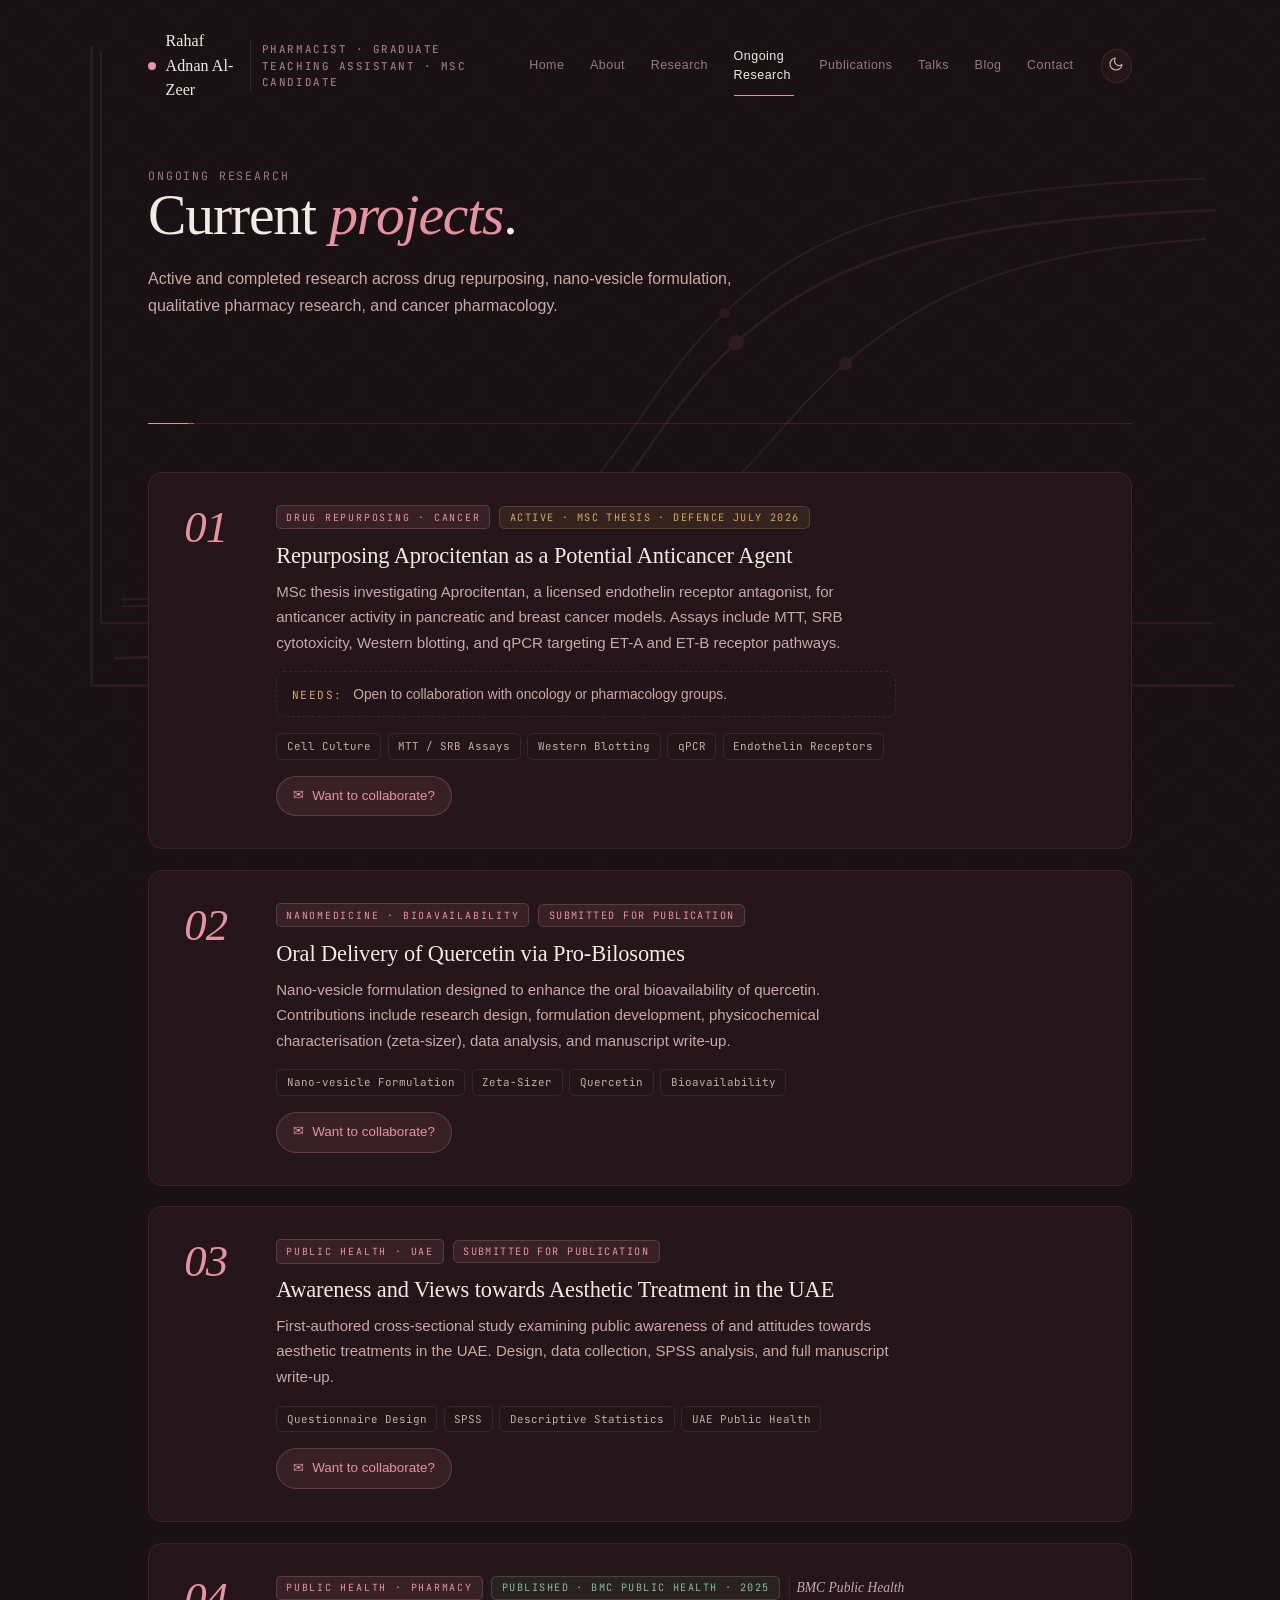
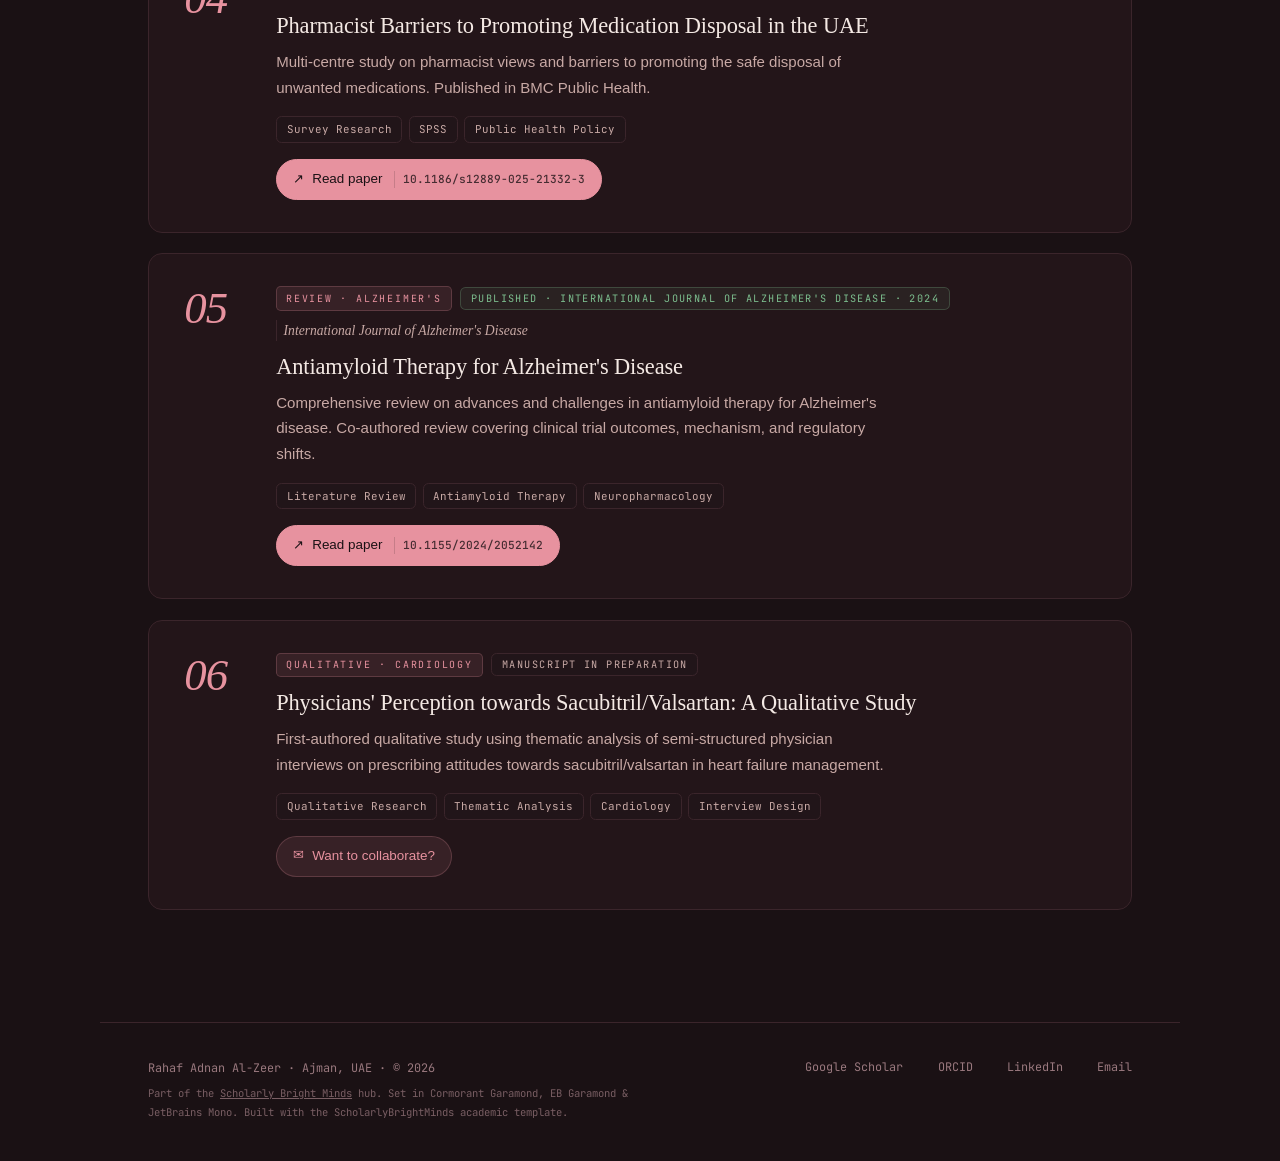
<file: projects.html>
<!DOCTYPE html>
<html lang="en">
<head>
<meta charset="UTF-8">
<meta name="viewport" content="width=device-width, initial-scale=1.0">
<meta name="description" content="Active and published research projects by Rahaf Adnan Al-Zeer.">
<meta name="author" content="Rahaf Adnan Al-Zeer">
<meta name="keywords" content="Rahaf Adnan Al-Zeer projects, research, ongoing work">
<meta name="theme-color" content="#1A1114" media="(prefers-color-scheme: dark)">
<meta name="theme-color" content="#FBF4EE" media="(prefers-color-scheme: light)">
<meta name="robots" content="index, follow, max-image-preview:large, max-snippet:-1">
<title>Research Projects · Rahaf Adnan Al-Zeer</title>

<link rel="canonical" href="https://scholarlybrightminds.github.io/Rahafalzeer/projects.html">

<meta property="og:type" content="profile">
<meta property="og:title" content="Research Projects · Rahaf Adnan Al-Zeer">
<meta property="og:description" content="Active and published research projects.">
<meta property="og:image" content="https://scholarlybrightminds.github.io/Rahafalzeer/images/profile.png">
<meta property="og:url" content="https://scholarlybrightminds.github.io/Rahafalzeer/projects.html">
<meta property="og:site_name" content="Scholarly Bright Minds · Rahaf Adnan Al-Zeer">
<meta property="og:locale" content="en_US">
<meta property="profile:first_name" content="Rahaf">
<meta property="profile:last_name" content="Al-Zeer">

<meta name="twitter:card" content="summary_large_image">
<meta name="twitter:title" content="Research Projects · Rahaf Adnan Al-Zeer">
<meta name="twitter:description" content="Active and published research projects.">
<meta name="twitter:image" content="https://scholarlybrightminds.github.io/Rahafalzeer/images/profile.png">

<link rel="sitemap" type="application/xml" href="/Rahafalzeer/sitemap.xml">

<link rel="icon" href="images/profile.png" type="image/png">
<link rel="apple-touch-icon" href="images/profile.png">

<link rel="preconnect" href="https://fonts.googleapis.com">
<link rel="preconnect" href="https://fonts.gstatic.com" crossorigin>
<link href="https://fonts.googleapis.com/css2?family=Cormorant+Garamond:ital,wght@0,400;0,500;0,600;1,400;1,500&family=EB+Garamond:ital,wght@0,400;0,500;0,600;1,400&family=JetBrains+Mono:wght@400;500&display=swap" rel="stylesheet">

<script type="application/ld+json">
{
  "@context": "https://schema.org",
  "@type": "CollectionPage",
  "url": "https://scholarlybrightminds.github.io/Rahafalzeer/projects.html",
  "name": "Research Projects — Rahaf Adnan Al-Zeer",
  "isPartOf": {
    "@type": "WebSite",
    "url": "https://scholarlybrightminds.github.io/Rahafalzeer/"
  },
  "about": {
    "@type": "Person",
    "@id": "https://scholarlybrightminds.github.io/Rahafalzeer/#person",
    "name": "Rahaf Adnan Al-Zeer"
  }
}
</script>

<script src="theme.config.js"></script>
<link rel="stylesheet" href="styles.css">
<link rel="stylesheet" href="projects.css">
</head>
<body>

<div class="mol-bg" aria-hidden="true">
    <svg class="mol-curve-a" viewBox="0 0 760 420" fill="none">
        <path class="curve-axis" d="M60 30 V370 H720"/>
        <path class="curve-stroke" d="M72 356 C 190 354 250 348 306 322 C 362 296 380 234 430 186 C 480 138 540 112 716 106"/>
        <path class="curve-stroke curve-stroke--gold" d="M72 360 C 230 358 300 352 366 330 C 432 308 452 260 502 216 C 552 172 610 148 716 142"/>
        <circle class="curve-dot" cx="306" cy="322" r="4"/>
        <circle class="curve-dot--gold curve-dot" cx="502" cy="216" r="4"/>
        <circle class="curve-dot" cx="430" cy="186" r="3"/>
    </svg>
    <svg class="mol-curve-b" viewBox="0 0 560 340" fill="none">
        <path class="curve-axis" d="M40 20 V300 H540"/>
        <path class="curve-stroke" d="M50 288 C 140 286 180 280 224 258 C 268 236 282 186 322 150 C 362 114 412 96 532 92"/>
        <circle class="curve-dot" cx="224" cy="258" r="3.4"/>
        <circle class="curve-dot" cx="322" cy="150" r="3.4"/>
    </svg>
</div>

<nav class="nav" data-page="projects"><a href="index.html" class="brand">
                <span class="brand-dot"></span>
                Rahaf Adnan Al-Zeer
                <span class="brand-meta">Pharmacist · Graduate Teaching Assistant · MSc Candidate</span>
            </a>
            <div class="nav-right">
                <div class="hamburger" aria-label="Menu"><div class="bar"></div><div class="bar"></div><div class="bar"></div></div>
                <div class="nav-menu"><a href="index.html" class="nav-item ">Home</a><a href="about.html" class="nav-item ">About</a><a href="research.html" class="nav-item ">Research</a><a href="projects.html" class="nav-item active">Ongoing Research</a><a href="publications.html" class="nav-item ">Publications</a><a href="talks.html" class="nav-item ">Talks</a><a href="blog.html" class="nav-item ">Blog</a><a href="contact.html" class="nav-item ">Contact</a></div>
                <button class="theme-toggle" id="themeToggle" aria-label="Toggle theme" title="Toggle day/night">
                    <span class="icon-sun"><svg viewBox="0 0 24 24" fill="none" stroke="currentColor" stroke-width="1.8" stroke-linecap="round" stroke-linejoin="round"><circle cx="12" cy="12" r="4"></circle><path d="M12 2v2M12 20v2M4.93 4.93l1.41 1.41M17.66 17.66l1.41 1.41M2 12h2M20 12h2M4.93 19.07l1.41-1.41M17.66 6.34l1.41-1.41"></path></svg></span>
                    <span class="icon-moon"><svg viewBox="0 0 24 24" fill="none" stroke="currentColor" stroke-width="1.8" stroke-linecap="round" stroke-linejoin="round"><path d="M21 12.79A9 9 0 1 1 11.21 3 7 7 0 0 0 21 12.79z"></path></svg></span>
                </button>
            </div></nav>

<main>

    <section class="sub-hero">
        <p class="sub-meta">Ongoing Research</p>
        <h1>Current <em>projects</em>.</h1>
        <p class="sub-lede" data-bind="projectsLede"></p>
    </section>

    <hr class="rule">

    <section class="project-list" data-bind="projectList"></section>

</main>

<footer data-bind="footer"><div class="footer-left">
                <div>Rahaf Adnan Al-Zeer · Ajman, UAE · © 2026</div>
                <div class="colophon">
                    Part of the <a href="https://scholarlybrightminds.github.io/">Scholarly Bright Minds</a> hub. Set in Cormorant Garamond, EB Garamond &amp; JetBrains Mono. Built with the ScholarlyBrightMinds academic template.
                </div>
            </div>
            <div class="footer-links"><a href="https://scholar.google.com/citations?user=uy-28F0AAAAJ&amp;hl=en" target="_blank" rel="noopener">Google Scholar</a><a href="https://orcid.org/0009-0004-1752-3171" target="_blank" rel="noopener">ORCID</a><a href="https://www.linkedin.com/in/rahaf-al-zeer-7093391ba" target="_blank" rel="noopener">LinkedIn</a><a href="mailto:rahaf@gmu.ac.ae" target="_blank" rel="noopener">Email</a></div></footer>

<script src="scripts.js"></script>
</body>
</html>
</file>
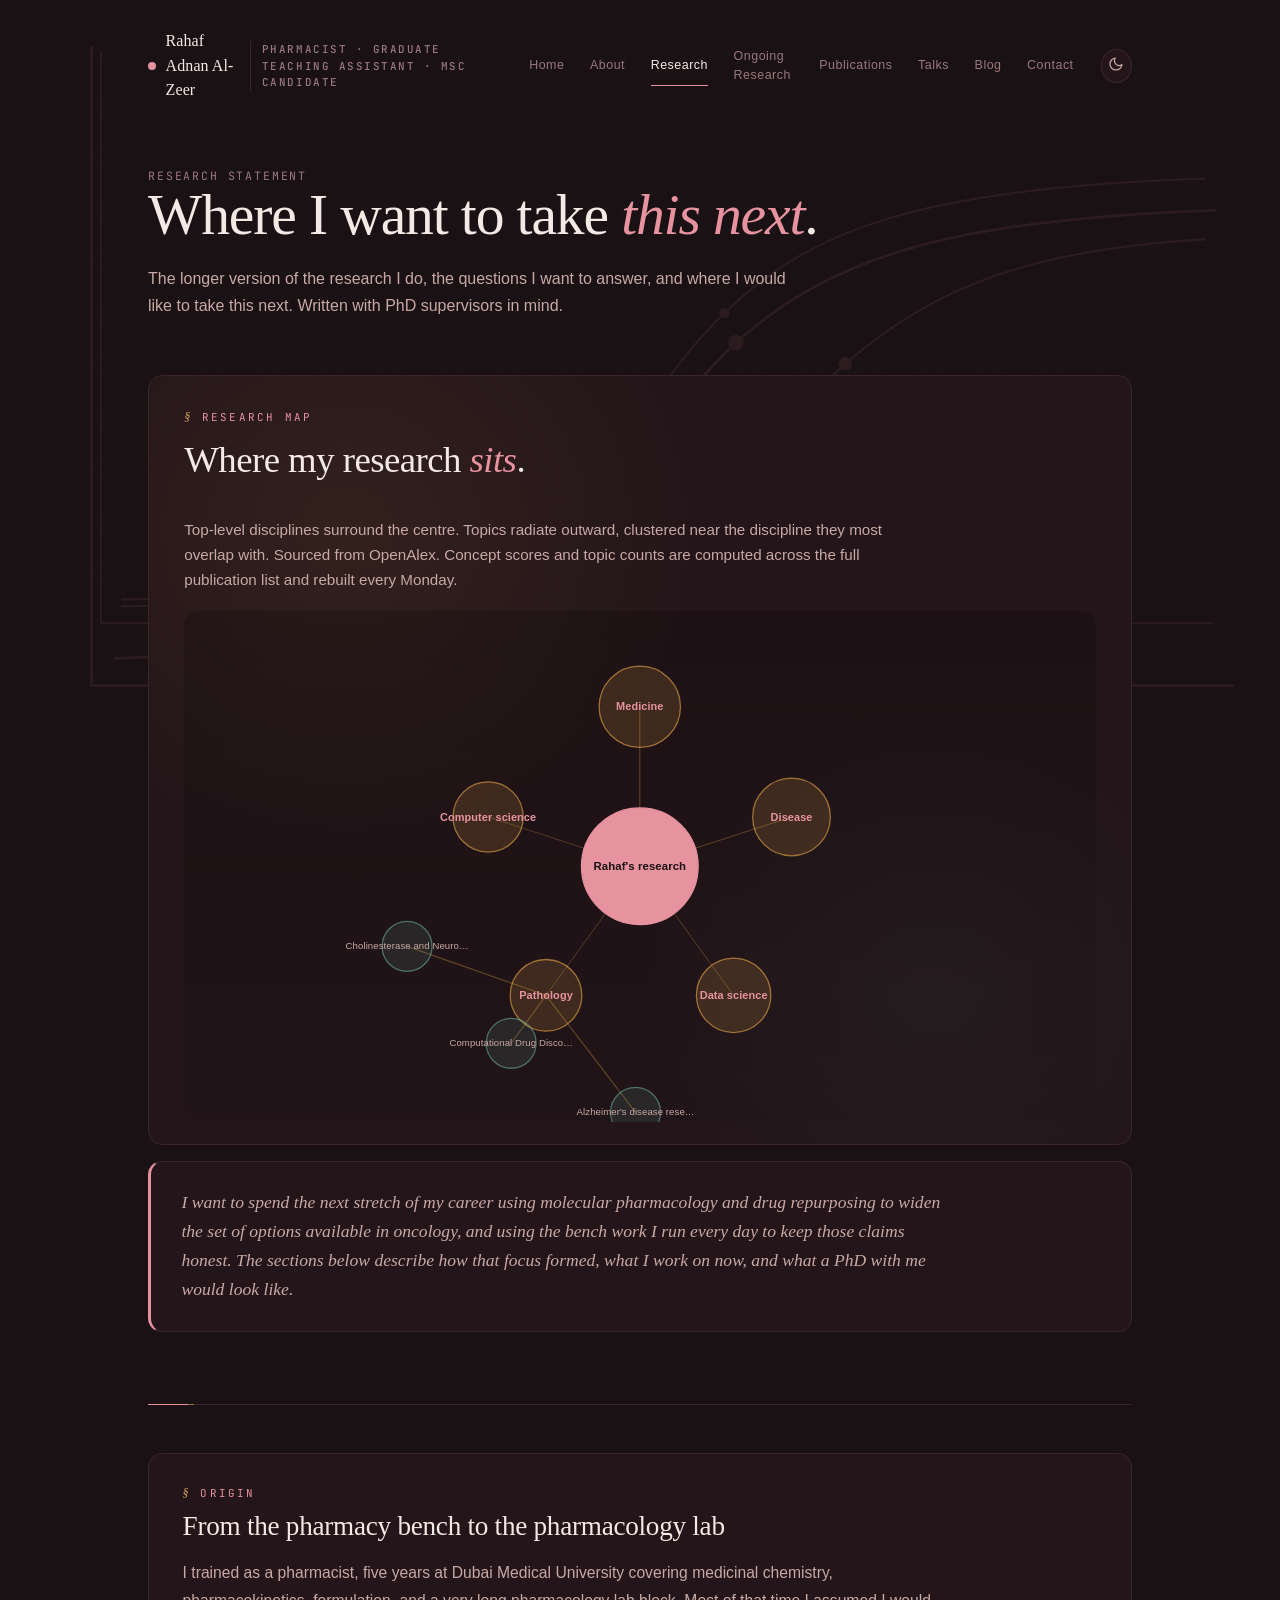
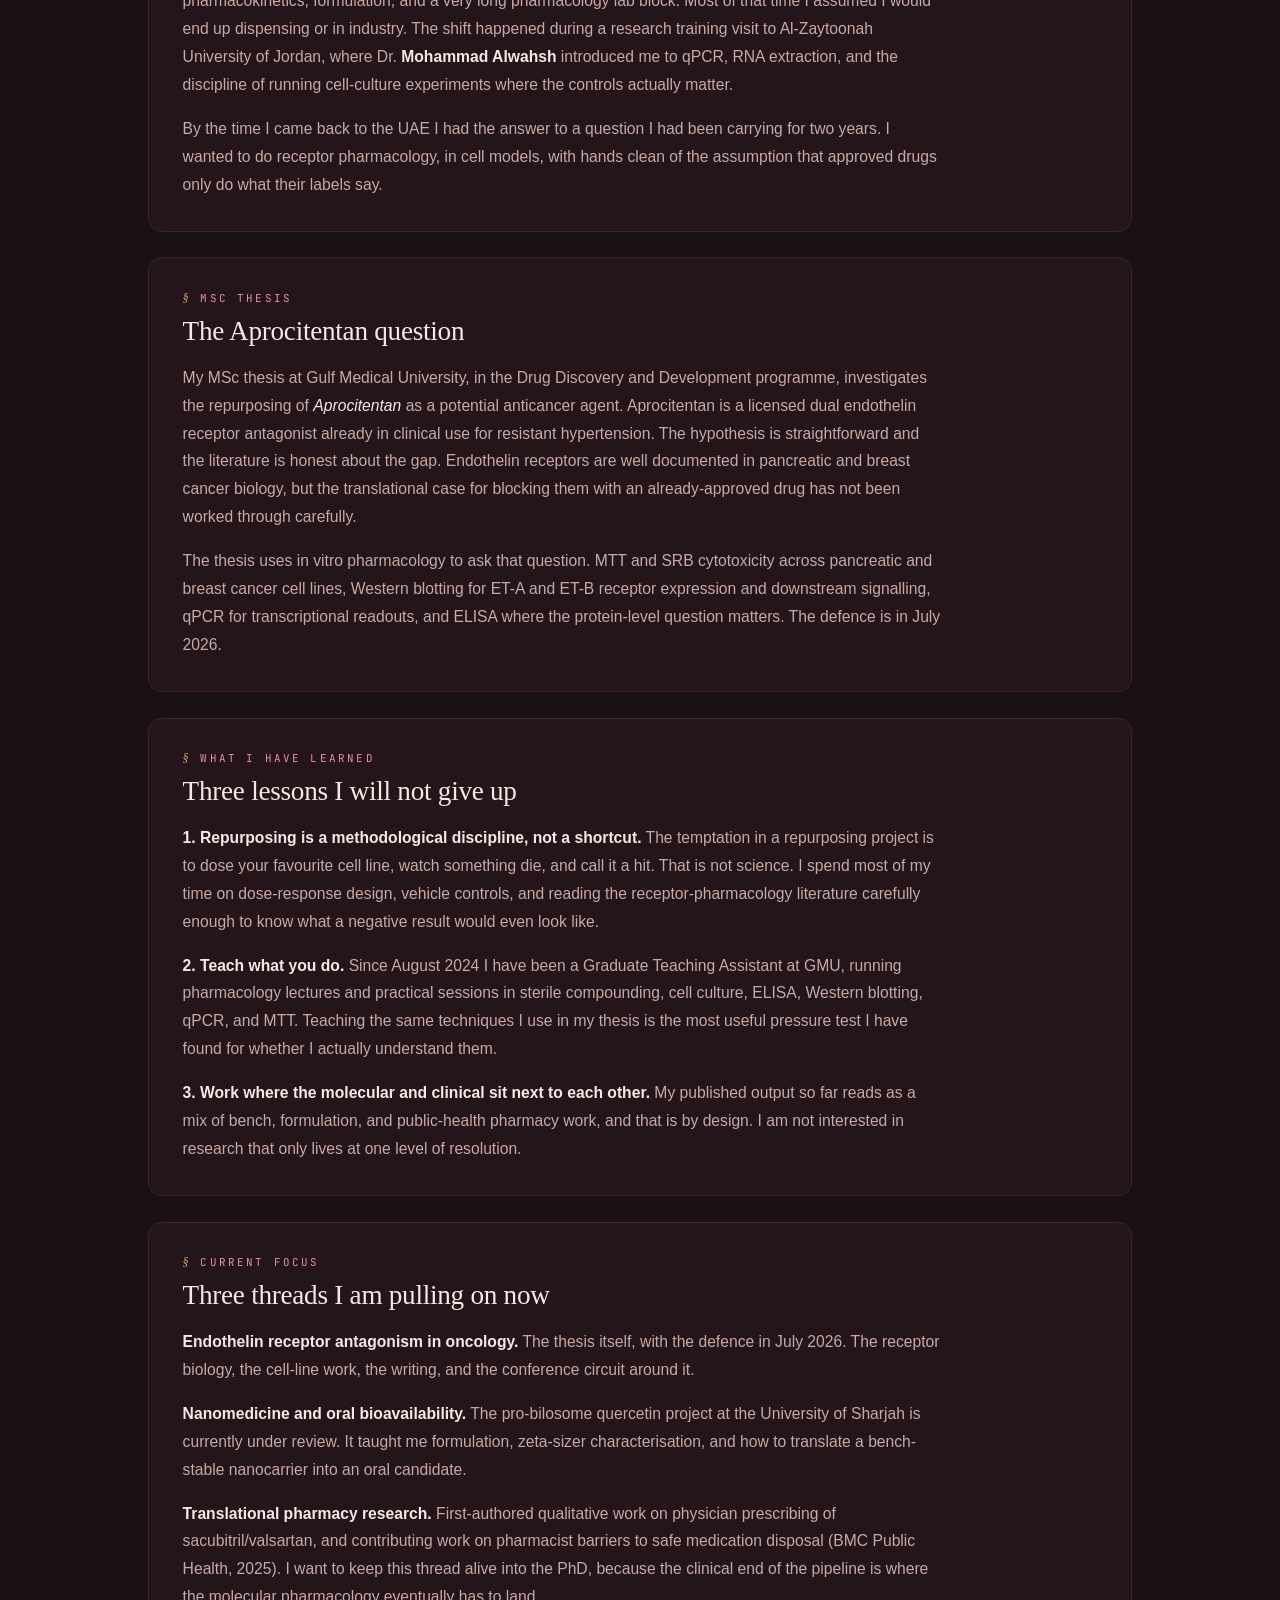
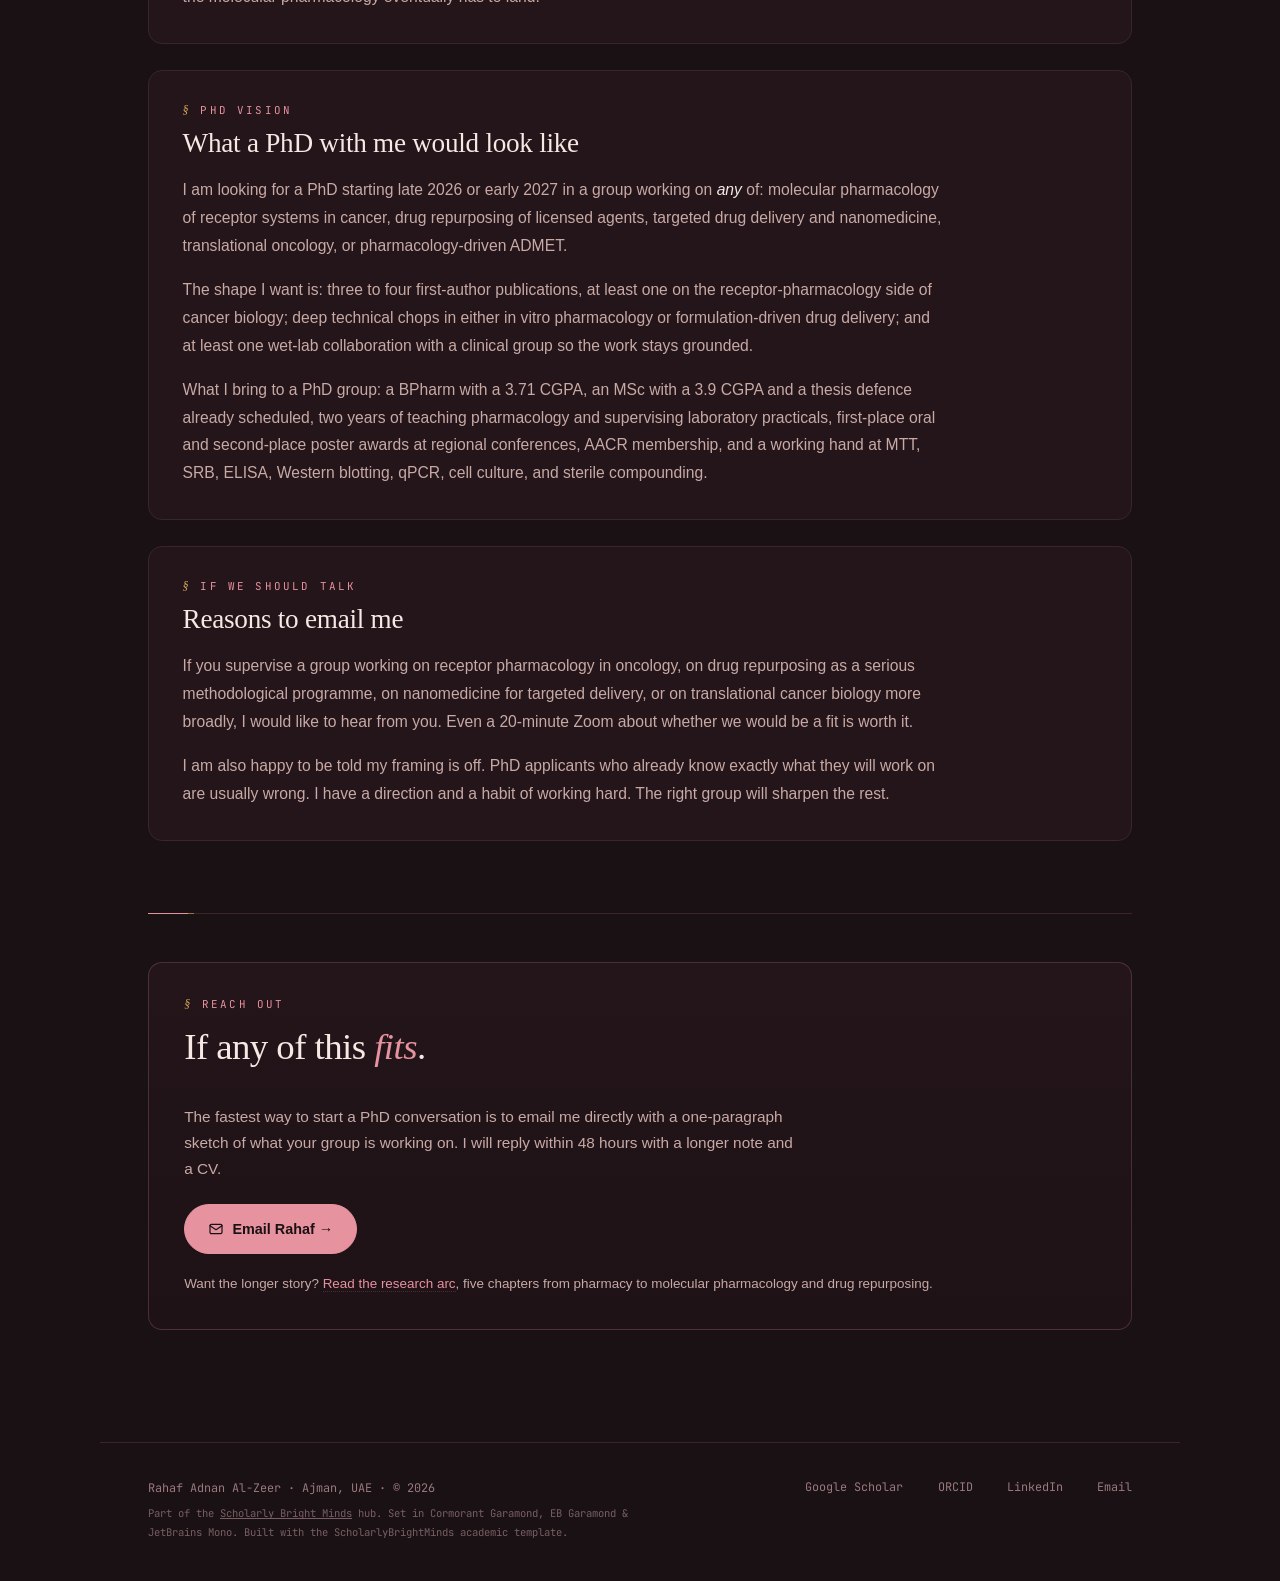
<file: research.html>
<!DOCTYPE html>
<html lang="en">
<head>
<meta charset="UTF-8">
<meta name="viewport" content="width=device-width, initial-scale=1.0">
<meta name="description" content="Research statement by Rahaf Adnan Al-Zeer. The longer story of her work in molecular pharmacology, drug repurposing, nanomedicine, and translational cancer biology. From the BPharm at Dubai Medical to the Aprocitentan thesis at Gulf Medical University. Written for prospective PhD supervisors.">
<meta name="author" content="Rahaf Adnan Al-Zeer">
<meta name="keywords" content="Rahaf Al-Zeer research statement, PhD molecular pharmacology, drug repurposing oncology, endothelin receptor antagonism cancer, nanomedicine PhD, Aprocitentan repurposing, Gulf Medical University researcher">
<meta name="theme-color" content="#1A1114" media="(prefers-color-scheme: dark)">
<meta name="theme-color" content="#FBF4EE" media="(prefers-color-scheme: light)">
<meta name="robots" content="index, follow, max-image-preview:large, max-snippet:-1">
<title>Research Statement · Rahaf Adnan Al-Zeer · PhD Vision in Molecular Pharmacology &amp; Drug Repurposing</title>

<link rel="canonical" href="https://scholarlybrightminds.github.io/Rahafalzeer/research.html">

<meta property="og:type" content="article">
<meta property="og:title" content="Research Statement · Rahaf Adnan Al-Zeer">
<meta property="og:description" content="The longer story of where my research has come from, what I am working on now, and what I want a PhD to look like.">
<meta property="og:image" content="https://scholarlybrightminds.github.io/Rahafalzeer/images/profile.png">
<meta property="og:url" content="https://scholarlybrightminds.github.io/Rahafalzeer/research.html">
<meta property="og:site_name" content="Scholarly Bright Minds · Rahaf Adnan Al-Zeer">
<meta property="og:locale" content="en_US">

<meta name="twitter:card" content="summary_large_image">
<meta name="twitter:title" content="Research Statement · Rahaf Adnan Al-Zeer">
<meta name="twitter:description" content="Where my research has come from, what I am working on, and what a PhD with me would look like.">
<meta name="twitter:image" content="https://scholarlybrightminds.github.io/Rahafalzeer/images/profile.png">

<link rel="sitemap" type="application/xml" href="/Rahafalzeer/sitemap.xml">

<link rel="icon" href="images/profile.png" type="image/png">
<link rel="apple-touch-icon" href="images/profile.png">

<link rel="preconnect" href="https://fonts.googleapis.com">
<link rel="preconnect" href="https://fonts.gstatic.com" crossorigin>
<link href="https://fonts.googleapis.com/css2?family=Cormorant+Garamond:ital,wght@0,400;0,500;0,600;1,400;1,500&family=EB+Garamond:ital,wght@0,400;0,500;0,600;1,400&family=JetBrains+Mono:wght@400;500&display=swap" rel="stylesheet">

<!-- Schema.org: AboutPage that explicitly references the Person, with the
     content itself rolled up as a CreativeWork so search results can quote
     the intro line back. -->
<script type="application/ld+json">
{
  "@context": "https://schema.org",
  "@type": "AboutPage",
  "url": "https://scholarlybrightminds.github.io/Rahafalzeer/research.html",
  "name": "Research Statement · Rahaf Adnan Al-Zeer",
  "isPartOf": {
    "@type": "WebSite",
    "url": "https://scholarlybrightminds.github.io/Rahafalzeer/"
  },
  "mainEntity": {
    "@type": "Person",
    "@id": "https://scholarlybrightminds.github.io/Rahafalzeer/#person",
    "name": "Rahaf Adnan Al-Zeer",
    "jobTitle": "Graduate Teaching Assistant & MSc Candidate",
    "alumniOf": {
      "@type": "CollegeOrUniversity",
      "name": "Dubai Medical University"
    },
    "knowsAbout": [
      "Molecular Pharmacology",
      "Drug Repurposing",
      "Endothelin Receptor Antagonism",
      "In Vitro Cancer Pharmacology",
      "Nanomedicine",
      "Targeted Drug Delivery",
      "Translational Oncology",
      "Receptor Biology"
    ],
    "seeks": {
      "@type": "Demand",
      "name": "PhD position in molecular pharmacology and drug repurposing for oncology, starting 2026 or 2027"
    }
  }
}
</script>

<script src="theme.config.js"></script>
<link rel="stylesheet" href="styles.css">
<link rel="stylesheet" href="research.css">
<script src="research-map.js" defer></script>
</head>
<body>

<div class="mol-bg" aria-hidden="true">
    <svg class="mol-curve-a" viewBox="0 0 760 420" fill="none">
        <path class="curve-axis" d="M60 30 V370 H720"/>
        <path class="curve-stroke" d="M72 356 C 190 354 250 348 306 322 C 362 296 380 234 430 186 C 480 138 540 112 716 106"/>
        <path class="curve-stroke curve-stroke--gold" d="M72 360 C 230 358 300 352 366 330 C 432 308 452 260 502 216 C 552 172 610 148 716 142"/>
        <circle class="curve-dot" cx="306" cy="322" r="4"/>
        <circle class="curve-dot--gold curve-dot" cx="502" cy="216" r="4"/>
        <circle class="curve-dot" cx="430" cy="186" r="3"/>
    </svg>
    <svg class="mol-curve-b" viewBox="0 0 560 340" fill="none">
        <path class="curve-axis" d="M40 20 V300 H540"/>
        <path class="curve-stroke" d="M50 288 C 140 286 180 280 224 258 C 268 236 282 186 322 150 C 362 114 412 96 532 92"/>
        <circle class="curve-dot" cx="224" cy="258" r="3.4"/>
        <circle class="curve-dot" cx="322" cy="150" r="3.4"/>
    </svg>
</div>

<nav class="nav" data-page="research"><a href="index.html" class="brand">
                <span class="brand-dot"></span>
                Rahaf Adnan Al-Zeer
                <span class="brand-meta">Pharmacist · Graduate Teaching Assistant · MSc Candidate</span>
            </a>
            <div class="nav-right">
                <div class="hamburger" aria-label="Menu"><div class="bar"></div><div class="bar"></div><div class="bar"></div></div>
                <div class="nav-menu"><a href="index.html" class="nav-item ">Home</a><a href="about.html" class="nav-item ">About</a><a href="research.html" class="nav-item active">Research</a><a href="projects.html" class="nav-item ">Ongoing Research</a><a href="publications.html" class="nav-item ">Publications</a><a href="talks.html" class="nav-item ">Talks</a><a href="blog.html" class="nav-item ">Blog</a><a href="contact.html" class="nav-item ">Contact</a></div>
                <button class="theme-toggle" id="themeToggle" aria-label="Toggle theme" title="Toggle day/night">
                    <span class="icon-sun"><svg viewBox="0 0 24 24" fill="none" stroke="currentColor" stroke-width="1.8" stroke-linecap="round" stroke-linejoin="round"><circle cx="12" cy="12" r="4"></circle><path d="M12 2v2M12 20v2M4.93 4.93l1.41 1.41M17.66 17.66l1.41 1.41M2 12h2M20 12h2M4.93 19.07l1.41-1.41M17.66 6.34l1.41-1.41"></path></svg></span>
                    <span class="icon-moon"><svg viewBox="0 0 24 24" fill="none" stroke="currentColor" stroke-width="1.8" stroke-linecap="round" stroke-linejoin="round"><path d="M21 12.79A9 9 0 1 1 11.21 3 7 7 0 0 0 21 12.79z"></path></svg></span>
                </button>
            </div></nav>

<main>

    <section class="sub-hero">
        <p class="sub-meta" data-bind="researchKicker">Research statement</p>
        <h1 data-bind="researchH1">Where I want to take <em>this next</em>.</h1>
        <p class="sub-lede" data-bind="researchLede"></p>
    </section>

    
    <!-- RESEARCH-MAP:BEGIN -->
    <section class="research-map reveal" aria-labelledby="research-map-h2">
        <p class="sec-kicker">Research map</p>
        <h2 id="research-map-h2" class="sec-title">Where my research <em>sits</em>.</h2>
        <p class="research-map-lede">Top-level disciplines surround the centre. Topics radiate outward, clustered near the discipline they most overlap with. Sourced from OpenAlex. Concept scores and topic counts are computed across the full publication list and rebuilt every Monday.</p>
        <div class="research-map-canvas">
        <svg class="research-map-svg" viewBox="0 0 1000 560" role="img" aria-labelledby="research-map-title research-map-desc">
<title id="research-map-title">Research concept map</title>
<desc id="research-map-desc">A radial map of the research concepts and topics linked to Rahaf&#x27;s research. Top-level concepts surround the center; topics extend outward.</desc>
<g class="rm-edges">
<line class="rm-edge" data-a="me" data-b="c-medicine" x1="500.0" y1="280.0" x2="500.0" y2="105.0" stroke-width="1.13"/>
<line class="rm-edge" data-a="me" data-b="c-disease" x1="500.0" y1="280.0" x2="666.4" y2="225.9" stroke-width="1.03"/>
<line class="rm-edge" data-a="me" data-b="c-data-science" x1="500.0" y1="280.0" x2="602.9" y2="421.6" stroke-width="0.94"/>
<line class="rm-edge" data-a="me" data-b="c-pathology" x1="500.0" y1="280.0" x2="397.1" y2="421.6" stroke-width="0.86"/>
<line class="rm-edge" data-a="me" data-b="c-computer-science" x1="500.0" y1="280.0" x2="333.6" y2="225.9" stroke-width="0.83"/>
<line class="rm-edge" data-a="t-alzheimer-s-disease-research-and-treatments" data-b="c-pathology" x1="495.3" y1="550.0" x2="397.1" y2="421.6" stroke-width="1.20"/>
<line class="rm-edge" data-a="t-computational-drug-discovery-methods" data-b="c-pathology" x1="358.9" y1="474.2" x2="397.1" y2="421.6" stroke-width="1.20"/>
<line class="rm-edge" data-a="t-cholinesterase-and-neurodegenerative-diseases" data-b="c-pathology" x1="244.7" y1="367.9" x2="397.1" y2="421.6" stroke-width="1.20"/>
</g>
<g class="rm-nodes">
<g class="rm-node rm-node--center" data-id="me" transform="translate(500.0 280.0)">
<circle r="64" class="rm-node-disc"/>
<text class="rm-node-label" text-anchor="middle" dy="4">Rahaf&#x27;s research</text>
</g>
<g class="rm-node rm-node--concept" data-id="c-medicine" transform="translate(500.0 105.0)">
<circle r="44.6" class="rm-node-disc"/>
<text class="rm-node-label" text-anchor="middle" dy="4">Medicine</text>
</g>
<g class="rm-node rm-node--concept" data-id="c-disease" transform="translate(666.4 225.9)">
<circle r="42.6" class="rm-node-disc"/>
<text class="rm-node-label" text-anchor="middle" dy="4">Disease</text>
</g>
<g class="rm-node rm-node--concept" data-id="c-data-science" transform="translate(602.9 421.6)">
<circle r="40.8" class="rm-node-disc"/>
<text class="rm-node-label" text-anchor="middle" dy="4">Data science</text>
</g>
<g class="rm-node rm-node--concept" data-id="c-pathology" transform="translate(397.1 421.6)">
<circle r="39.3" class="rm-node-disc"/>
<text class="rm-node-label" text-anchor="middle" dy="4">Pathology</text>
</g>
<g class="rm-node rm-node--concept" data-id="c-computer-science" transform="translate(333.6 225.9)">
<circle r="38.5" class="rm-node-disc"/>
<text class="rm-node-label" text-anchor="middle" dy="4">Computer science</text>
</g>
<g class="rm-node rm-node--topic" data-id="t-alzheimer-s-disease-research-and-treatments" transform="translate(495.3 550.0)">
<circle r="27.4" class="rm-node-disc"/>
<text class="rm-node-label" text-anchor="middle" dy="3">Alzheimer&#x27;s disease rese…</text>
</g>
<g class="rm-node rm-node--topic" data-id="t-computational-drug-discovery-methods" transform="translate(358.9 474.2)">
<circle r="27.4" class="rm-node-disc"/>
<text class="rm-node-label" text-anchor="middle" dy="3">Computational Drug Disco…</text>
</g>
<g class="rm-node rm-node--topic" data-id="t-cholinesterase-and-neurodegenerative-diseases" transform="translate(244.7 367.9)">
<circle r="27.4" class="rm-node-disc"/>
<text class="rm-node-label" text-anchor="middle" dy="3">Cholinesterase and Neuro…</text>
</g>
</g>
</svg>
        </div>
        <script type="application/json" id="research-map-data">{"center": {"id": "me", "label": "Rahaf's research", "kind": "center"}, "concepts": [{"id": "c-medicine", "label": "Medicine", "kind": "concept", "score": 0.8311742544174194}, {"id": "c-disease", "label": "Disease", "kind": "concept", "score": 0.5706096291542053}, {"id": "c-data-science", "label": "Data science", "kind": "concept", "score": 0.3508022427558899}, {"id": "c-pathology", "label": "Pathology", "kind": "concept", "score": 0.15673017501831055}, {"id": "c-computer-science", "label": "Computer science", "kind": "concept", "score": 0.06703108549118042}], "topics": [{"id": "t-alzheimer-s-disease-research-and-treatments", "label": "Alzheimer's disease research and treatments", "kind": "topic", "count": 1, "concept_id": "c-pathology"}, {"id": "t-computational-drug-discovery-methods", "label": "Computational Drug Discovery Methods", "kind": "topic", "count": 1, "concept_id": "c-pathology"}, {"id": "t-cholinesterase-and-neurodegenerative-diseases", "label": "Cholinesterase and Neurodegenerative Diseases", "kind": "topic", "count": 1, "concept_id": "c-pathology"}], "edges": [{"a": "me", "b": "c-medicine", "weight": 0.831}, {"a": "me", "b": "c-disease", "weight": 0.571}, {"a": "me", "b": "c-data-science", "weight": 0.351}, {"a": "me", "b": "c-pathology", "weight": 0.157}, {"a": "me", "b": "c-computer-science", "weight": 0.067}, {"a": "t-alzheimer-s-disease-research-and-treatments", "b": "c-pathology", "weight": 1}, {"a": "t-computational-drug-discovery-methods", "b": "c-pathology", "weight": 1}, {"a": "t-cholinesterase-and-neurodegenerative-diseases", "b": "c-pathology", "weight": 1}]}</script>
    </section>
    <!-- RESEARCH-MAP:END -->
    <section class="reveal research-intro">
        <p class="research-intro-body" data-bind="researchIntro"></p>
    </section>

    <hr class="rule">

    <!-- Research statement sections rendered from SITE_CONFIG.research.sections -->
    <section class="research-sections" data-bind="researchSections"></section>

    <hr class="rule">

    <section class="reveal research-final">
        <p class="sec-kicker">Reach out</p>
        <h2 class="sec-title">If any of this <em>fits</em>.</h2>
        <p class="research-final-body">The fastest way to start a PhD conversation is to email me directly with a one-paragraph sketch of what your group is working on. I will reply within 48 hours with a longer note and a CV.</p>
        <div data-bind="researchFinalCTA"></div>
        <p class="research-final-sub">Want the longer story? <a href="arc.html">Read the research arc</a>, five chapters from pharmacy to molecular pharmacology and drug repurposing.</p>
    </section>

</main>

<footer data-bind="footer"><div class="footer-left">
                <div>Rahaf Adnan Al-Zeer · Ajman, UAE · © 2026</div>
                <div class="colophon">
                    Part of the <a href="https://scholarlybrightminds.github.io/">Scholarly Bright Minds</a> hub. Set in Cormorant Garamond, EB Garamond &amp; JetBrains Mono. Built with the ScholarlyBrightMinds academic template.
                </div>
            </div>
            <div class="footer-links"><a href="https://scholar.google.com/citations?user=uy-28F0AAAAJ&amp;hl=en" target="_blank" rel="noopener">Google Scholar</a><a href="https://orcid.org/0009-0004-1752-3171" target="_blank" rel="noopener">ORCID</a><a href="https://www.linkedin.com/in/rahaf-al-zeer-7093391ba" target="_blank" rel="noopener">LinkedIn</a><a href="mailto:rahaf@gmu.ac.ae" target="_blank" rel="noopener">Email</a></div></footer>

<script src="scripts.js"></script>
</body>
</html>
</file>
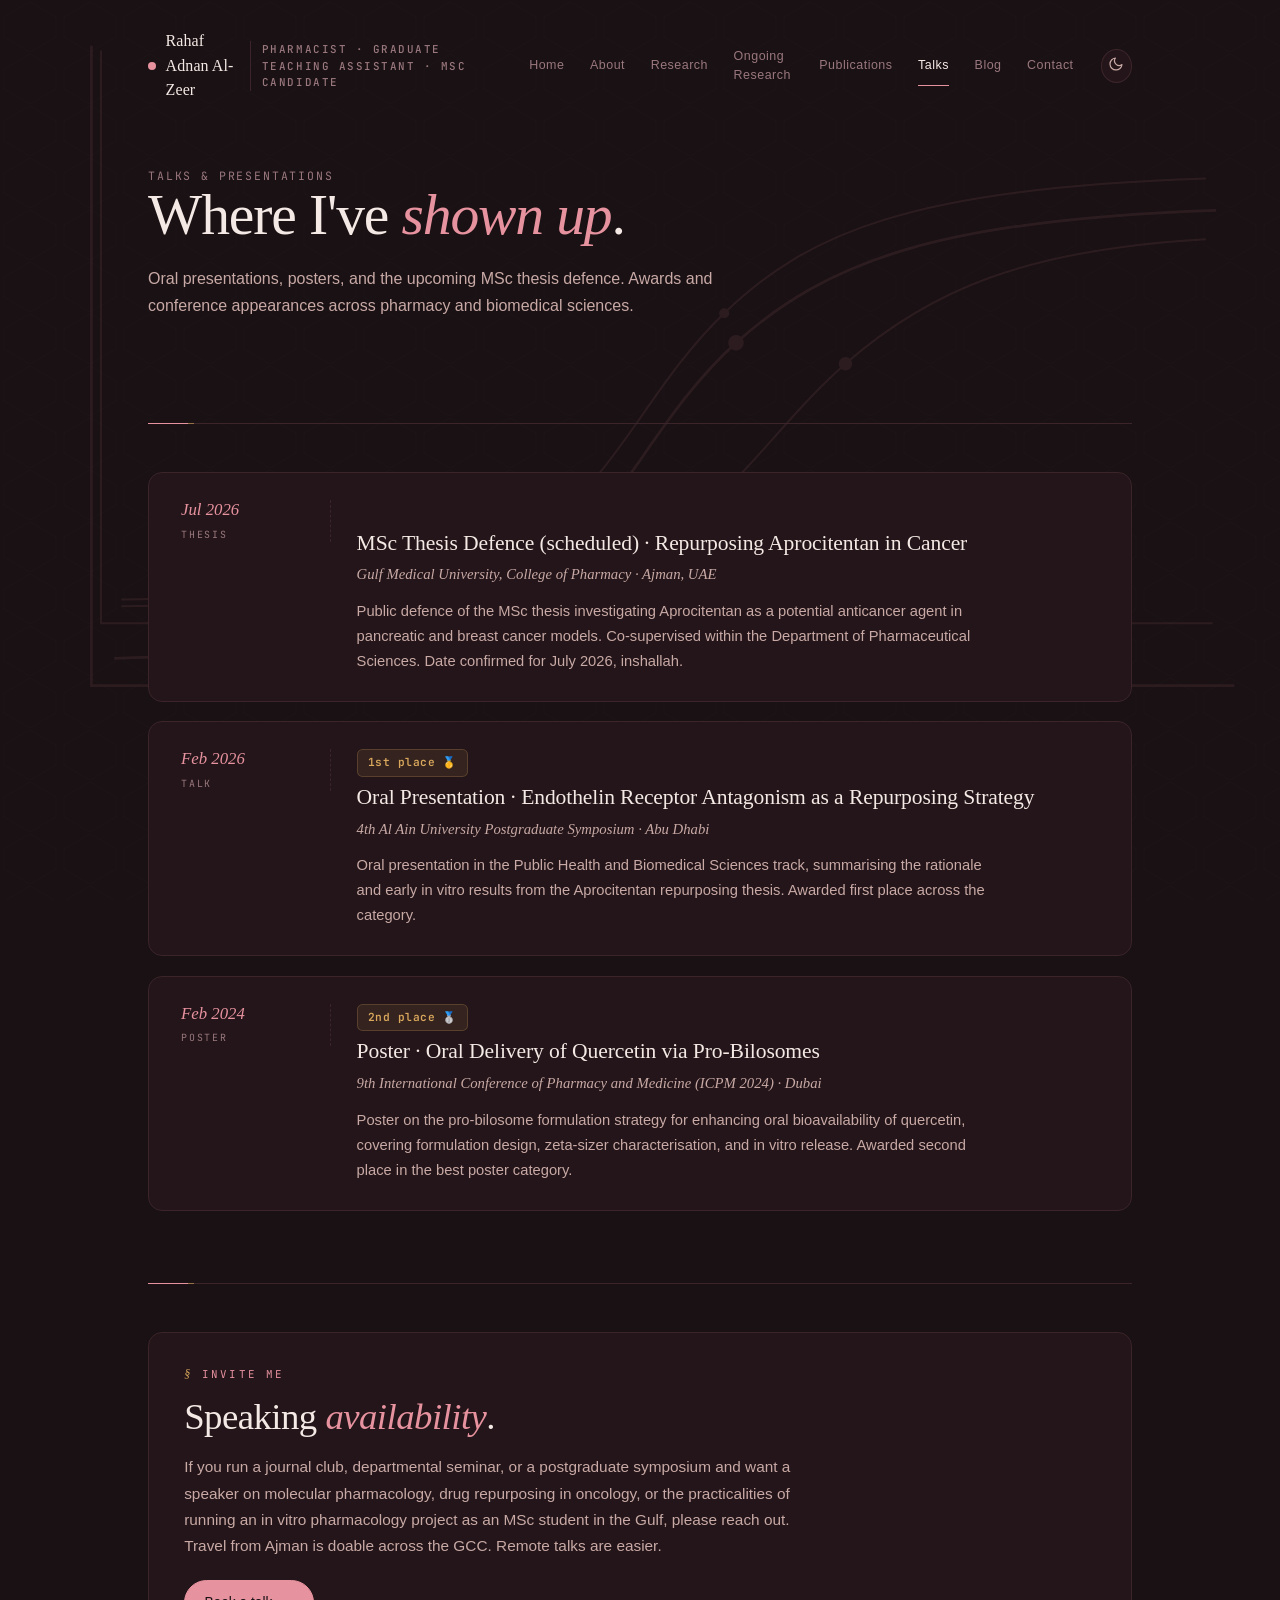
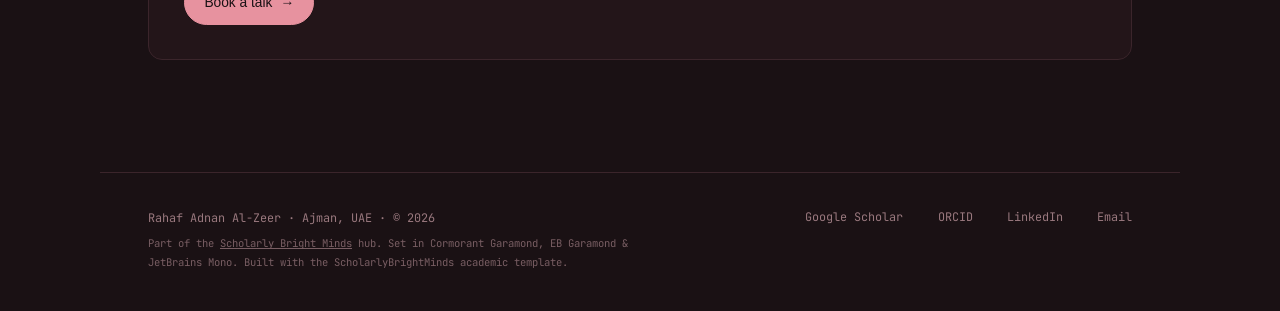
<file: talks.html>
<!DOCTYPE html>
<html lang="en">
<head>
<meta charset="UTF-8">
<meta name="viewport" content="width=device-width, initial-scale=1.0">
<meta name="description" content="Talks, oral presentations, poster awards, and the upcoming MSc thesis defence by Rahaf Adnan Al-Zeer. Includes the 1st place oral presentation at the 4th AAU Postgraduate Symposium 2026 and the 2nd place ICPM 2024 poster.">
<meta name="author" content="Rahaf Adnan Al-Zeer">
<meta name="keywords" content="Rahaf Al-Zeer talks, AAU Postgraduate Symposium 2026, ICPM 2024 poster, MSc thesis defence, drug repurposing oral presentation, pharmacy conference talks UAE">
<meta name="theme-color" content="#1A1114" media="(prefers-color-scheme: dark)">
<meta name="theme-color" content="#FBF4EE" media="(prefers-color-scheme: light)">
<meta name="robots" content="index, follow, max-image-preview:large, max-snippet:-1">
<title>Talks &amp; Presentations · Rahaf Adnan Al-Zeer · 1st Place Oral, ICPM Poster, MSc Defence</title>

<link rel="canonical" href="https://scholarlybrightminds.github.io/Rahafalzeer/talks.html">

<meta property="og:type" content="website">
<meta property="og:title" content="Talks &amp; Presentations · Rahaf Adnan Al-Zeer">
<meta property="og:description" content="Oral presentations, poster awards, and the MSc thesis defence. Conference appearances across molecular pharmacology and drug repurposing.">
<meta property="og:image" content="https://scholarlybrightminds.github.io/Rahafalzeer/images/profile.png">
<meta property="og:url" content="https://scholarlybrightminds.github.io/Rahafalzeer/talks.html">
<meta property="og:site_name" content="Scholarly Bright Minds · Rahaf Adnan Al-Zeer">
<meta property="og:locale" content="en_US">

<meta name="twitter:card" content="summary_large_image">
<meta name="twitter:title" content="Talks &amp; Presentations · Rahaf Adnan Al-Zeer">
<meta name="twitter:description" content="Oral presentations, poster awards, MSc thesis defence.">
<meta name="twitter:image" content="https://scholarlybrightminds.github.io/Rahafalzeer/images/profile.png">

<link rel="sitemap" type="application/xml" href="/Rahafalzeer/sitemap.xml">

<link rel="icon" href="images/profile.png" type="image/png">
<link rel="apple-touch-icon" href="images/profile.png">

<link rel="preconnect" href="https://fonts.googleapis.com">
<link rel="preconnect" href="https://fonts.gstatic.com" crossorigin>
<link href="https://fonts.googleapis.com/css2?family=Cormorant+Garamond:ital,wght@0,400;0,500;0,600;1,400;1,500&family=EB+Garamond:ital,wght@0,400;0,500;0,600;1,400&family=JetBrains+Mono:wght@400;500&display=swap" rel="stylesheet">

<!-- Schema.org: CollectionPage of presentations. Each item is an Event so
     Google can surface dates + venues in search results. -->
<script type="application/ld+json">
{
  "@context": "https://schema.org",
  "@type": "CollectionPage",
  "url": "https://scholarlybrightminds.github.io/Rahafalzeer/talks.html",
  "name": "Talks & Presentations · Rahaf Adnan Al-Zeer",
  "isPartOf": {
    "@type": "WebSite",
    "url": "https://scholarlybrightminds.github.io/Rahafalzeer/"
  },
  "about": {
    "@type": "Person",
    "@id": "https://scholarlybrightminds.github.io/Rahafalzeer/#person",
    "name": "Rahaf Adnan Al-Zeer"
  },
  "mainEntity": {
    "@type": "ItemList",
    "name": "Talks, posters and presentations by Rahaf Adnan Al-Zeer",
    "itemListOrder": "https://schema.org/ItemListOrderDescending",
    "numberOfItems": 3,
    "itemListElement": [
      {"@type": "ListItem", "position": 1, "item": {
        "@type": "Event",
        "name": "MSc Thesis Defence (scheduled) — Repurposing Aprocitentan in Cancer",
        "description": "Public defence of the MSc thesis at GMU College of Pharmacy.",
        "startDate": "2026-07",
        "location": {"@type": "Place", "name": "Gulf Medical University, Ajman, UAE"}
      }},
      {"@type": "ListItem", "position": 2, "item": {
        "@type": "Event",
        "name": "Oral Presentation — Endothelin Receptor Antagonism as a Repurposing Strategy",
        "description": "First-place oral presentation, Public Health & Biomedical Sciences track.",
        "startDate": "2026-02",
        "location": {"@type": "Place", "name": "4th Al Ain University Postgraduate Symposium, Abu Dhabi"}
      }},
      {"@type": "ListItem", "position": 3, "item": {
        "@type": "Event",
        "name": "Poster — Oral Delivery of Quercetin via Pro-Bilosomes",
        "description": "Second-place poster award at ICPM 2024.",
        "startDate": "2024-02",
        "location": {"@type": "Place", "name": "9th International Conference of Pharmacy and Medicine, Dubai"}
      }}
    ]
  }
}
</script>

<script src="theme.config.js"></script>
<link rel="stylesheet" href="styles.css">
<link rel="stylesheet" href="talks.css">
</head>
<body>

<div class="mol-bg" aria-hidden="true">
    <svg class="mol-curve-a" viewBox="0 0 760 420" fill="none">
        <path class="curve-axis" d="M60 30 V370 H720"/>
        <path class="curve-stroke" d="M72 356 C 190 354 250 348 306 322 C 362 296 380 234 430 186 C 480 138 540 112 716 106"/>
        <path class="curve-stroke curve-stroke--gold" d="M72 360 C 230 358 300 352 366 330 C 432 308 452 260 502 216 C 552 172 610 148 716 142"/>
        <circle class="curve-dot" cx="306" cy="322" r="4"/>
        <circle class="curve-dot--gold curve-dot" cx="502" cy="216" r="4"/>
        <circle class="curve-dot" cx="430" cy="186" r="3"/>
    </svg>
    <svg class="mol-curve-b" viewBox="0 0 560 340" fill="none">
        <path class="curve-axis" d="M40 20 V300 H540"/>
        <path class="curve-stroke" d="M50 288 C 140 286 180 280 224 258 C 268 236 282 186 322 150 C 362 114 412 96 532 92"/>
        <circle class="curve-dot" cx="224" cy="258" r="3.4"/>
        <circle class="curve-dot" cx="322" cy="150" r="3.4"/>
    </svg>
</div>

<nav class="nav" data-page="talks"><a href="index.html" class="brand">
                <span class="brand-dot"></span>
                Rahaf Adnan Al-Zeer
                <span class="brand-meta">Pharmacist · Graduate Teaching Assistant · MSc Candidate</span>
            </a>
            <div class="nav-right">
                <div class="hamburger" aria-label="Menu"><div class="bar"></div><div class="bar"></div><div class="bar"></div></div>
                <div class="nav-menu"><a href="index.html" class="nav-item ">Home</a><a href="about.html" class="nav-item ">About</a><a href="research.html" class="nav-item ">Research</a><a href="projects.html" class="nav-item ">Ongoing Research</a><a href="publications.html" class="nav-item ">Publications</a><a href="talks.html" class="nav-item active">Talks</a><a href="blog.html" class="nav-item ">Blog</a><a href="contact.html" class="nav-item ">Contact</a></div>
                <button class="theme-toggle" id="themeToggle" aria-label="Toggle theme" title="Toggle day/night">
                    <span class="icon-sun"><svg viewBox="0 0 24 24" fill="none" stroke="currentColor" stroke-width="1.8" stroke-linecap="round" stroke-linejoin="round"><circle cx="12" cy="12" r="4"></circle><path d="M12 2v2M12 20v2M4.93 4.93l1.41 1.41M17.66 17.66l1.41 1.41M2 12h2M20 12h2M4.93 19.07l1.41-1.41M17.66 6.34l1.41-1.41"></path></svg></span>
                    <span class="icon-moon"><svg viewBox="0 0 24 24" fill="none" stroke="currentColor" stroke-width="1.8" stroke-linecap="round" stroke-linejoin="round"><path d="M21 12.79A9 9 0 1 1 11.21 3 7 7 0 0 0 21 12.79z"></path></svg></span>
                </button>
            </div></nav>

<main>

    <section class="sub-hero">
        <p class="sub-meta">Talks &amp; Presentations</p>
        <h1>Where I've <em>shown up</em>.</h1>
        <p class="sub-lede" data-bind="talksLede"></p>
    </section>

    <hr class="rule">

    <section class="talks-list" data-bind="talkList"></section>

    <hr class="rule">

    <section class="reveal talks-cta">
        <p class="sec-kicker">Invite me</p>
        <h2 class="sec-title">Speaking <em>availability</em>.</h2>
        <p class="talks-cta-body">If you run a journal club, departmental seminar, or a postgraduate symposium and want a speaker on molecular pharmacology, drug repurposing in oncology, or the practicalities of running an in vitro pharmacology project as an MSc student in the Gulf, please reach out. Travel from Ajman is doable across the GCC. Remote talks are easier.</p>
        <a class="talks-cta-btn" href="contact.html">
            <span>Book a talk</span>
            <span aria-hidden="true">→</span>
        </a>
    </section>

</main>

<footer data-bind="footer"><div class="footer-left">
                <div>Rahaf Adnan Al-Zeer · Ajman, UAE · © 2026</div>
                <div class="colophon">
                    Part of the <a href="https://scholarlybrightminds.github.io/">Scholarly Bright Minds</a> hub. Set in Cormorant Garamond, EB Garamond &amp; JetBrains Mono. Built with the ScholarlyBrightMinds academic template.
                </div>
            </div>
            <div class="footer-links"><a href="https://scholar.google.com/citations?user=uy-28F0AAAAJ&amp;hl=en" target="_blank" rel="noopener">Google Scholar</a><a href="https://orcid.org/0009-0004-1752-3171" target="_blank" rel="noopener">ORCID</a><a href="https://www.linkedin.com/in/rahaf-al-zeer-7093391ba" target="_blank" rel="noopener">LinkedIn</a><a href="mailto:rahaf@gmu.ac.ae" target="_blank" rel="noopener">Email</a></div></footer>

<script src="scripts.js"></script>
</body>
</html>
</file>
<file: styles.css>
/* ═══════════════════════════════════════════════════════════════════
   ScholarlyBrightMinds · Shared visual system
   All palette values are injected by theme.config.js at runtime.
   Do not hard-code colors here — use the --var names.
   ═══════════════════════════════════════════════════════════════════ */

:root {
    --display: 'Fraunces', Georgia, serif;
    --body:    'Manrope', -apple-system, BlinkMacSystemFont, sans-serif;
    --mono:    'JetBrains Mono', ui-monospace, monospace;
    --ease:    cubic-bezier(0.22, 0.61, 0.36, 1);

    --container-max: 1080px;
    --radius:        14px;
    --radius-s:      8px;

    /* These have default values here but are overwritten by theme.config.js */
    --bg: #0d1411; --bg-soft: #131a17; --bg-deep: #080d0b;
    --card: #182220; --card-soft: #141d1a;
    --text: #ebe4d0; --text-soft: #b5ad98; --muted: #6e685c;
    --border: #253029; --border-s: #1d2522;
    --accent: #6fab98; --accent-d: #93c8b4;
    --accent-bg: rgba(111,171,152,0.10); --accent-glow: rgba(111,171,152,0.20);
    --amber: #d4a668; --amber-bg: rgba(212,166,104,0.10); --amber-glow: rgba(212,166,104,0.18);

    --shadow-card:  0 20px 40px -24px rgba(0,0,0,0.55);
    --shadow-modal: 0 30px 80px -20px rgba(0,0,0,0.65);
    --mol-opacity:  0.09;
    --grid-opacity: 0.05;
    --overlay:      rgba(5,9,7,0.7);
}
:root[data-theme="light"] {
    --shadow-card:  0 18px 40px -24px rgba(45,55,50,0.18);
    --shadow-modal: 0 30px 80px -20px rgba(40,45,40,0.25);
    --mol-opacity:  0.06;
    --grid-opacity: 0.035;
    --overlay:      rgba(42,41,37,0.45);
}

*, *::before, *::after { margin: 0; padding: 0; box-sizing: border-box; }
html { scroll-behavior: smooth; }

body {
    font-family: var(--body);
    font-weight: 400;
    line-height: 1.55;
    background: var(--bg);
    color: var(--text);
    overflow-x: hidden;
    position: relative;
    min-height: 100vh;
    transition: background-color .6s var(--ease), color .4s var(--ease);
}

/* ─── Subtle hex grid texture (global) ─── */
body::before {
    content: '';
    position: fixed;
    inset: 0;
    background-image: url("data:image/svg+xml;utf8,<svg xmlns='http://www.w3.org/2000/svg' viewBox='0 0 60 52' fill='none' stroke='%236fab98' stroke-width='0.5'><polygon points='30,2 56,17 56,37 30,52 4,37 4,17'/></svg>");
    background-size: 60px 52px;
    opacity: var(--grid-opacity);
    pointer-events: none;
    z-index: 0;
    transition: opacity .6s var(--ease);
}

/* ─── Floating molecular structures (fixed, subtle) ─── */
.mol-bg {
    position: fixed;
    inset: 0;
    pointer-events: none;
    z-index: 0;
    overflow: hidden;
}
.mol-bg svg {
    position: absolute;
    opacity: var(--mol-opacity);
    stroke: var(--accent);
    fill: none;
    stroke-width: 1.2;
    transition: opacity .6s var(--ease);
}
.mol-bg svg circle { fill: var(--accent); stroke: none; }
.mol-bg svg.amber  { stroke: var(--amber); }
.mol-bg svg.amber circle { fill: var(--amber); }

.mol-1 { top: 8%;    left: 6%;   width: 140px; animation: drift1 52s ease-in-out infinite; }
.mol-2 { top: 32%;   right: 4%;  width: 110px; animation: drift2 68s ease-in-out infinite; }
.mol-3 { bottom: 14%; left: 8%;  width: 160px; animation: drift3 58s ease-in-out infinite; }
.mol-4 { top: 58%;   right: 10%; width: 95px;  animation: drift4 74s ease-in-out infinite; }
.mol-5 { top: 18%;   left: 45%;  width: 80px;  animation: drift5 62s ease-in-out infinite; }

@keyframes drift1 { 0%,100%{transform:translate(0,0) rotate(0)} 50%{transform:translate(28px,18px) rotate(14deg)} }
@keyframes drift2 { 0%,100%{transform:translate(0,0) rotate(0)} 50%{transform:translate(-22px,24px) rotate(-12deg)} }
@keyframes drift3 { 0%,100%{transform:translate(0,0) rotate(0)} 50%{transform:translate(20px,-16px) rotate(10deg)} }
@keyframes drift4 { 0%,100%{transform:translate(0,0) rotate(0)} 50%{transform:translate(-18px,-22px) rotate(-8deg)} }
@keyframes drift5 { 0%,100%{transform:translate(0,0) rotate(0)} 50%{transform:translate(15px,20px) rotate(18deg)} }

/* Everything above the background */
.header, main, footer, .nav { position: relative; z-index: 2; }

/* Scrollbar */
::-webkit-scrollbar { width: 8px; }
::-webkit-scrollbar-track { background: var(--bg); }
::-webkit-scrollbar-thumb { background: var(--border); border-radius: 4px; }
::-webkit-scrollbar-thumb:hover { background: var(--muted); }

/* ═══════════════════════════════════════════════════════════════════
   NAV (shared across all pages)
   ═══════════════════════════════════════════════════════════════════ */
.nav {
    max-width: var(--container-max);
    margin: 0 auto;
    padding: 1.8rem 3rem 0;
    display: flex;
    justify-content: space-between;
    align-items: center;
    gap: 2rem;
}
.brand {
    font-family: var(--display);
    font-size: 1rem;
    font-weight: 500;
    letter-spacing: 0.005em;
    display: inline-flex;
    align-items: center;
    gap: 0.6rem;
    color: var(--text);
    text-decoration: none;
}
.brand-dot {
    width: 8px; height: 8px;
    border-radius: 50%;
    background: var(--accent);
    position: relative;
    flex-shrink: 0;
}
.brand-dot::after {
    content: '';
    position: absolute; inset: -4px;
    border-radius: 50%;
    border: 1px solid var(--accent);
    opacity: 0;
    animation: pulse 3s ease-out infinite;
}
@keyframes pulse {
    0%   { transform: scale(0.8); opacity: 0.7; }
    70%  { transform: scale(1.8); opacity: 0;   }
    100% { opacity: 0; }
}
.brand-meta {
    font-family: var(--mono);
    font-size: 0.68rem;
    letter-spacing: 0.14em;
    text-transform: uppercase;
    color: var(--muted);
    padding-left: 0.7rem;
    margin-left: 0.4rem;
    border-left: 1px solid var(--border);
}

.nav-right {
    display: flex;
    align-items: center;
    gap: 1.6rem;
}
.nav-menu {
    display: flex;
    gap: 1.4rem;
    align-items: center;
}
.nav-item {
    font-family: var(--body);
    font-size: 0.78rem;
    font-weight: 500;
    letter-spacing: 0.04em;
    color: var(--muted);
    text-decoration: none;
    padding: 0.4rem 0.1rem;
    transition: color .2s;
    position: relative;
}
.nav-item:hover { color: var(--accent); }
.nav-item.active {
    color: var(--text);
}
.nav-item.active::after {
    content: '';
    position: absolute;
    bottom: -4px;
    left: 0.1rem;
    right: 0.1rem;
    height: 1px;
    background: var(--accent);
}

.theme-toggle {
    width: 34px; height: 34px;
    border-radius: 50%;
    border: 1px solid var(--border);
    background: var(--card);
    cursor: pointer;
    display: grid;
    place-items: center;
    color: var(--text-soft);
    transition: all .3s var(--ease);
    padding: 0;
}
.theme-toggle:hover {
    border-color: var(--accent);
    color: var(--accent);
    transform: rotate(15deg);
}
.theme-toggle svg { width: 16px; height: 16px; }
.theme-toggle .icon-moon { display: none; }
:root[data-theme="dark"] .theme-toggle .icon-sun  { display: none; }
:root[data-theme="dark"] .theme-toggle .icon-moon { display: block; }

/* Hamburger (mobile) */
.hamburger {
    display: none;
    cursor: pointer;
    width: 28px;
    flex-direction: column;
    gap: 5px;
}
.hamburger .bar {
    height: 1.5px;
    background: var(--text);
    border-radius: 2px;
    transition: transform .3s var(--ease), opacity .3s;
}
.hamburger.active .bar:nth-child(1) { transform: translateY(6px) rotate(45deg); }
.hamburger.active .bar:nth-child(2) { opacity: 0; }
.hamburger.active .bar:nth-child(3) { transform: translateY(-7px) rotate(-45deg); }

/* ═══════════════════════════════════════════════════════════════════
   MAIN CONTAINER
   ═══════════════════════════════════════════════════════════════════ */
main {
    max-width: var(--container-max);
    margin: 0 auto;
    padding: 0 3rem 4rem;
}
.container {
    max-width: var(--container-max);
    margin: 0 auto;
    padding: 0 3rem;
}

/* ═══════════════════════════════════════════════════════════════════
   HERO (home page)
   ═══════════════════════════════════════════════════════════════════ */
.hero {
    padding: 4rem 0 3.5rem;
    display: grid;
    grid-template-columns: 1.5fr 1fr;
    gap: 3rem;
    align-items: center;
}
.hero-text { min-width: 0; }
.hero-status {
    display: inline-flex;
    align-items: center;
    gap: 0.55rem;
    font-family: var(--mono);
    font-size: 0.7rem;
    letter-spacing: 0.12em;
    text-transform: uppercase;
    color: var(--accent);
    background: var(--accent-bg);
    border: 1px solid var(--accent-glow);
    padding: 0.4rem 0.85rem;
    border-radius: 2rem;
    margin-bottom: 1.8rem;
}
.hero-status .live-dot {
    width: 6px; height: 6px;
    border-radius: 50%;
    background: var(--accent);
    position: relative;
}
.hero-status .live-dot::after {
    content: '';
    position: absolute; inset: -3px;
    border-radius: 50%;
    border: 1px solid var(--accent);
    animation: pulse 2.4s ease-out infinite;
}
.hero-meta {
    font-family: var(--mono);
    font-size: 0.72rem;
    letter-spacing: 0.16em;
    text-transform: uppercase;
    color: var(--muted);
    margin-bottom: 1.4rem;
}
.hero-meta::before {
    content: '';
    display: inline-block;
    width: 22px; height: 1px;
    background: var(--accent);
    vertical-align: middle;
    margin-right: 0.7rem;
    transform: translateY(-2px);
}
.hero h1 {
    font-family: var(--display);
    font-size: clamp(2.8rem, 6.5vw, 4.8rem);
    font-weight: 300;
    line-height: 1.02;
    letter-spacing: -0.02em;
    margin-bottom: 1.3rem;
    color: var(--text);
}
.hero h1 em {
    font-style: italic;
    font-weight: 300;
    color: var(--accent);
    position: relative;
}
.hero h1 em::after {
    content: '·';
    color: var(--amber);
    position: absolute;
    right: -0.3em; top: -0.1em;
    font-style: normal;
    font-size: 0.7em;
}
.hero-tagline {
    font-family: var(--display);
    font-size: clamp(1.05rem, 1.6vw, 1.25rem);
    font-style: italic;
    font-weight: 300;
    color: var(--text-soft);
    line-height: 1.5;
    max-width: 540px;
    margin-bottom: 2rem;
}
.hero-bio {
    color: var(--text-soft);
    font-size: 0.96rem;
    line-height: 1.75;
    max-width: 560px;
    margin-bottom: 2rem;
}
.hero-bio a { color: var(--accent); text-decoration: none; border-bottom: 1px dotted var(--accent-glow); }
.hero-bio a:hover { color: var(--accent-d); }

/* Profile image side of hero */
.hero-image {
    position: relative;
    aspect-ratio: 1 / 1;
    max-width: 340px;
    margin: 0 auto;
}
.hero-image::before {
    content: '';
    position: absolute;
    inset: -12px;
    border: 1px solid var(--border);
    border-radius: 50%;
    opacity: 0.5;
}
.hero-image::after {
    content: '';
    position: absolute;
    inset: -28px;
    border: 1px dashed var(--accent-glow);
    border-radius: 50%;
    opacity: 0.5;
    animation: spinSlow 90s linear infinite;
}
@keyframes spinSlow { to { transform: rotate(360deg); } }
.hero-image img {
    width: 100%;
    height: 100%;
    object-fit: cover;
    border-radius: 50%;
    border: 2px solid var(--border);
    filter: saturate(0.95);
}

/* Hero chips */
.chips {
    display: flex;
    flex-wrap: wrap;
    gap: 0.5rem;
    margin-bottom: 2rem;
}
.chip {
    display: inline-flex;
    align-items: center;
    gap: 0.45rem;
    background: var(--card);
    border: 1px solid var(--border);
    border-radius: 2rem;
    padding: 0.45rem 0.95rem;
    font-size: 0.76rem;
    color: var(--text-soft);
    font-weight: 500;
    transition: all .25s var(--ease);
}
.chip:hover {
    transform: translateY(-1px);
    border-color: var(--accent);
    color: var(--text);
}
.chip .dot {
    width: 6px; height: 6px;
    border-radius: 50%;
    background: var(--accent);
    flex-shrink: 0;
}
.chip.gold .dot { background: var(--amber); }
.chip.gold     { border-color: var(--amber-glow); }

/* Social row */
.social-links {
    display: flex;
    gap: 0.7rem;
    flex-wrap: wrap;
}
.social-icon {
    width: 38px; height: 38px;
    border-radius: 50%;
    background: var(--card);
    border: 1px solid var(--border);
    display: grid;
    place-items: center;
    transition: all .25s var(--ease);
    color: var(--text-soft);
    text-decoration: none;
}
.social-icon:hover {
    border-color: var(--accent);
    color: var(--accent);
    transform: translateY(-2px);
}
.social-icon svg {
    width: 16px; height: 16px;
}

/* ═══════════════════════════════════════════════════════════════════
   SECTION STRUCTURE (shared across pages)
   ═══════════════════════════════════════════════════════════════════ */
.rule {
    border: none;
    height: 1px;
    background: var(--border);
    margin: 4.5rem 0 3rem;
    position: relative;
}
.rule::before {
    content: '';
    display: block;
    width: 40px;
    height: 1px;
    background: var(--accent);
}
.rule::after {
    content: '';
    position: absolute;
    left: 40px; top: -3px;
    width: 6px; height: 6px;
    border-radius: 50%;
    background: var(--amber);
    opacity: 0.6;
}

.sec-kicker {
    font-family: var(--mono);
    font-size: 0.68rem;
    letter-spacing: 0.2em;
    text-transform: uppercase;
    color: var(--accent);
    margin-bottom: 0.8rem;
    display: flex;
    align-items: center;
    gap: 0.6rem;
}
.sec-kicker::before {
    content: '§';
    font-family: var(--display);
    font-style: italic;
    color: var(--amber);
    font-size: 1.1em;
}
.sec-title {
    font-family: var(--display);
    font-size: clamp(1.8rem, 3.4vw, 2.3rem);
    font-weight: 300;
    line-height: 1.15;
    letter-spacing: -0.015em;
    margin-bottom: 2.2rem;
    color: var(--text);
}
.sec-title em {
    font-style: italic;
    color: var(--accent);
}

/* Sub-page hero (used on about/projects/pubs/blog) */
.sub-hero {
    padding: 4rem 0 2rem;
}
.sub-hero h1 {
    font-family: var(--display);
    font-size: clamp(2.4rem, 5vw, 3.6rem);
    font-weight: 300;
    line-height: 1.05;
    letter-spacing: -0.02em;
    color: var(--text);
    margin-bottom: 0.5rem;
}
.sub-hero h1 em { font-style: italic; color: var(--accent); }
.sub-hero .sub-meta {
    font-family: var(--mono);
    font-size: 0.72rem;
    letter-spacing: 0.16em;
    text-transform: uppercase;
    color: var(--muted);
}

/* ═══════════════════════════════════════════════════════════════════
   FOOTER (shared)
   ═══════════════════════════════════════════════════════════════════ */
footer {
    max-width: var(--container-max);
    margin: 3rem auto 0;
    padding: 2.2rem 3rem 2.5rem;
    border-top: 1px solid var(--border);
    display: grid;
    grid-template-columns: 1fr auto;
    gap: 1.6rem;
    align-items: start;
    font-family: var(--mono);
    font-size: 0.74rem;
    color: var(--muted);
    position: relative;
    z-index: 2;
}
.footer-left { line-height: 1.75; }
.footer-left .colophon {
    margin-top: 0.35rem;
    font-size: 0.66rem;
    opacity: 0.75;
    max-width: 480px;
}
.footer-left .colophon a { color: var(--muted); }
.footer-left .colophon a:hover { color: var(--accent); }
.footer-links {
    display: flex;
    gap: 1.4rem;
    align-items: center;
    flex-wrap: wrap;
}
.footer-links a {
    color: var(--muted);
    text-decoration: none;
    transition: color .2s;
    display: inline-flex;
    align-items: center;
    gap: 0.3rem;
}
.footer-links a:hover { color: var(--accent); }
.footer-links a::before {
    content: '→';
    color: var(--accent);
    opacity: 0;
    transform: translateX(-4px);
    transition: all .2s var(--ease);
}
.footer-links a:hover::before { opacity: 1; transform: translateX(0); }

/* ═══════════════════════════════════════════════════════════════════
   REVEAL ANIMATIONS
   ═══════════════════════════════════════════════════════════════════ */
.reveal {
    opacity: 0;
    transform: translateY(20px);
    transition: opacity .7s var(--ease), transform .7s var(--ease);
}
.reveal.vis {
    opacity: 1;
    transform: translateY(0);
}
.reveal-d1 { transition-delay: .08s; }
.reveal-d2 { transition-delay: .16s; }
.reveal-d3 { transition-delay: .24s; }
.reveal-d4 { transition-delay: .32s; }

@keyframes fadeIn {
    from { opacity: 0; transform: translateY(14px); }
    to   { opacity: 1; transform: translateY(0); }
}
.hero > * { opacity: 0; animation: fadeIn .8s var(--ease) forwards; }
.hero > *:nth-child(1) { animation-delay: .1s; }
.hero > *:nth-child(2) { animation-delay: .22s; }

.hero-text > * { opacity: 0; animation: fadeIn .8s var(--ease) forwards; }
.hero-text > *:nth-child(1) { animation-delay: .15s; }
.hero-text > *:nth-child(2) { animation-delay: .27s; }
.hero-text > *:nth-child(3) { animation-delay: .39s; }
.hero-text > *:nth-child(4) { animation-delay: .51s; }
.hero-text > *:nth-child(5) { animation-delay: .63s; }
.hero-text > *:nth-child(6) { animation-delay: .75s; }

/* ═══════════════════════════════════════════════════════════════════
   RESPONSIVE
   ═══════════════════════════════════════════════════════════════════ */
@media (max-width: 900px) {
    .hero { grid-template-columns: 1fr; gap: 2.4rem; }
    .hero-image { max-width: 260px; }
}
@media (max-width: 760px) {
    .nav, main, footer, .container {
        padding-left: 1.5rem;
        padding-right: 1.5rem;
    }
    .nav { flex-wrap: wrap; gap: 1rem; z-index: 100; }
    .brand-meta { display: none; }
    .nav-right { gap: 1rem; }
    .hamburger { display: flex; }
    .nav-menu {
        display: none;
        position: absolute;
        top: 100%; left: 0; right: 0;
        background: var(--card);
        border-top: 1px solid var(--border);
        border-bottom: 1px solid var(--border);
        padding: 1rem 1.5rem 1.2rem;
        flex-direction: column;
        gap: 0.5rem;
        align-items: flex-start;
        z-index: 101;
        box-shadow: 0 20px 40px -10px rgba(0,0,0,0.35);
    }
    .nav-menu.show { display: flex; }
    .nav-item { padding: 0.7rem 0.3rem; width: 100%; font-size: 0.92rem; }
    .nav-item.active::after { display: none; }
    .nav-item.active { color: var(--accent); }
    footer { grid-template-columns: 1fr; gap: 1.2rem; }
}
@media (prefers-reduced-motion: reduce) {
    .mol-bg svg { animation: none !important; }
    .brand-dot::after, .hero-status .live-dot::after,
    .hero-image::after { animation: none !important; }
    .hero > *, .hero-text > * { animation: none; opacity: 1; }
    .reveal { opacity: 1; transform: none; }
}

/* ═══════════════════════════════════════════════════════════════════
   PHD CTA — primary conversion block on the home page
   Wide, accent-bordered card that sits between hero and impact stats.
   ═══════════════════════════════════════════════════════════════════ */
.phd-cta {
    position: relative;
    margin: 2.5rem 0 1rem;
    padding: 0;
    border-radius: var(--radius);
    background:
        radial-gradient(circle at 8% 15%, var(--accent-glow), transparent 55%),
        radial-gradient(circle at 92% 85%, var(--amber-glow), transparent 60%),
        var(--card);
    border: 1px solid var(--accent-glow);
    box-shadow: 0 28px 60px -30px var(--accent-glow);
    overflow: hidden;
    isolation: isolate;
}
.phd-cta::before {
    content: '';
    position: absolute;
    inset: 0;
    background:
        linear-gradient(180deg, transparent 0%, var(--card) 100%);
    opacity: 0.45;
    z-index: -1;
    pointer-events: none;
}
.phd-cta-inner {
    padding: 1.9rem 2.2rem 2rem;
    display: grid;
    gap: 0.85rem;
    position: relative;
}
.phd-cta-ribbon {
    align-self: start;
    display: inline-flex;
    align-items: center;
    gap: 0.45rem;
    font-family: var(--mono);
    font-size: 0.68rem;
    letter-spacing: 0.18em;
    text-transform: uppercase;
    color: var(--bg);
    background: var(--accent);
    padding: 0.3rem 0.75rem;
    border-radius: 999px;
    box-shadow: 0 8px 20px -8px var(--accent-glow);
}
.phd-cta-ribbon::before {
    content: '';
    width: 6px;
    height: 6px;
    border-radius: 50%;
    background: var(--bg);
    box-shadow: 0 0 0 2px rgba(0,0,0,0.15) inset;
}
.phd-cta-title {
    font-family: var(--display);
    font-size: clamp(1.4rem, 2.2vw, 1.7rem);
    font-weight: 400;
    line-height: 1.25;
    letter-spacing: -0.01em;
    color: var(--text);
    margin: 0;
}
.phd-cta-body {
    font-size: 0.96rem;
    line-height: 1.65;
    color: var(--text-soft);
    max-width: 680px;
    margin: 0;
}
.phd-cta-actions {
    display: flex;
    flex-wrap: wrap;
    gap: 0.6rem;
    margin-top: 0.5rem;
}
.phd-cta-btn {
    display: inline-flex;
    align-items: center;
    gap: 0.55rem;
    padding: 0.7rem 1.15rem;
    border-radius: 999px;
    font-family: var(--body);
    font-size: 0.84rem;
    font-weight: 500;
    text-decoration: none;
    border: 1px solid transparent;
    transition: all .25s var(--ease);
    white-space: nowrap;
}
.phd-cta-btn svg {
    width: 15px;
    height: 15px;
}
.phd-cta-btn--primary {
    background: var(--accent);
    color: var(--bg);
    border-color: var(--accent);
}
.phd-cta-btn--primary:hover {
    background: var(--accent-d);
    border-color: var(--accent-d);
    transform: translateY(-2px);
    box-shadow: 0 12px 26px -10px var(--accent-glow);
}
.phd-cta-btn--secondary {
    background: transparent;
    color: var(--accent);
    border-color: var(--accent-glow);
}
.phd-cta-btn--secondary:hover {
    background: var(--accent-bg);
    border-color: var(--accent);
    transform: translateY(-2px);
}
.phd-cta-arrow {
    transition: transform .25s var(--ease);
}
.phd-cta-btn--secondary:hover .phd-cta-arrow { transform: translateX(3px); }
.phd-cta-btn--tertiary {
    background: var(--bg-soft);
    color: var(--text-soft);
    border-color: var(--border);
}
.phd-cta-btn--tertiary:hover {
    color: var(--amber);
    border-color: var(--amber-glow);
    background: var(--amber-bg);
    transform: translateY(-2px);
}

/* ═══════════════════════════════════════════════════════════════════
   IMPACT STATS — "By the numbers" tile grid on the home page
   Five tiles, large numbers, scannable in <2 seconds.
   ═══════════════════════════════════════════════════════════════════ */
.impact-section .impact-lede {
    max-width: 600px;
    margin: -0.8rem 0 1.8rem;
    color: var(--text-soft);
    font-size: 0.95rem;
    line-height: 1.6;
}
.impact-grid {
    display: grid;
    grid-template-columns: repeat(5, 1fr);
    gap: 0.9rem;
}
.impact-tile {
    background: var(--card);
    border: 1px solid var(--border);
    border-radius: var(--radius);
    padding: 1.4rem 1.2rem 1.25rem;
    transition: all .3s var(--ease);
    position: relative;
    overflow: hidden;
}
.impact-tile::before {
    content: '';
    position: absolute;
    left: 0; top: 0;
    width: 100%;
    height: 2px;
    background: linear-gradient(90deg, var(--accent), transparent);
    transform: scaleX(0);
    transform-origin: left;
    transition: transform .35s var(--ease);
}
.impact-tile:hover {
    transform: translateY(-3px);
    border-color: var(--accent);
    box-shadow: var(--shadow-card);
}
.impact-tile:hover::before { transform: scaleX(1); }
.impact-num {
    font-family: var(--display);
    font-size: clamp(2.4rem, 4vw, 3rem);
    font-weight: 300;
    line-height: 1;
    letter-spacing: -0.03em;
    color: var(--accent);
    margin-bottom: 0.4rem;
}
.impact-tile--gold .impact-num { color: var(--amber); }
.impact-tile--gold::before {
    background: linear-gradient(90deg, var(--amber), transparent);
}
.impact-label {
    font-family: var(--body);
    font-size: 0.92rem;
    font-weight: 500;
    color: var(--text);
    margin-bottom: 0.3rem;
    letter-spacing: -0.005em;
}
.impact-sub {
    font-size: 0.74rem;
    color: var(--text-soft);
    line-height: 1.45;
}

/* ═══════════════════════════════════════════════════════════════════
   RESPONSIVE — PhD CTA + impact tiles
   ═══════════════════════════════════════════════════════════════════ */
@media (max-width: 900px) {
    .impact-grid { grid-template-columns: repeat(3, 1fr); }
    .impact-tile:nth-child(4),
    .impact-tile:nth-child(5) { grid-column: span 1; }
}
@media (max-width: 640px) {
    .phd-cta-inner { padding: 1.6rem 1.5rem 1.7rem; }
    .phd-cta-btn { padding: 0.6rem 0.95rem; font-size: 0.8rem; }
    .impact-grid { grid-template-columns: repeat(2, 1fr); }
    .impact-tile:nth-child(5) { grid-column: span 2; }
}

/* ═══════════════════════════════════════════════════════════════════
   PUBLICATION TLDR — plain-language summary per paper
   ═══════════════════════════════════════════════════════════════════ */
.pub-tldr {
    margin: 0.4rem 0 0.8rem;
    padding: 0.7rem 0.95rem;
    background: var(--accent-bg);
    border-left: 2px solid var(--accent);
    border-radius: 0 var(--radius-s) var(--radius-s) 0;
    font-family: var(--body);
    font-size: 0.9rem;
    line-height: 1.55;
    color: var(--text-soft);
    max-width: 760px;
}
.pub-tldr::before {
    content: 'TL;DR · ';
    font-family: var(--mono);
    font-size: 0.66rem;
    letter-spacing: 0.18em;
    text-transform: uppercase;
    color: var(--accent);
    font-weight: 600;
    margin-right: 0.2rem;
}

/* ═══════════════════════════════════════════════════════════════════
   PUBLICATION FILTERS — sit above the article list on publications.html
   Pure DOM hide/show; SSR + Schema.org JSON-LD remain unchanged for SEO.
   ═══════════════════════════════════════════════════════════════════ */
.pub-filter-bar {
    display: flex;
    align-items: center;
    justify-content: space-between;
    flex-wrap: wrap;
    gap: 0.8rem;
    margin-bottom: 1.5rem;
    padding: 0.6rem 0;
    border-top: 1px dashed var(--border);
    border-bottom: 1px dashed var(--border);
}
.pub-filters {
    display: flex;
    flex-wrap: wrap;
    gap: 0.35rem;
    align-items: center;
}
.pub-filter {
    font-family: var(--body);
    font-size: 0.78rem;
    font-weight: 500;
    padding: 0.42rem 0.85rem;
    border-radius: 999px;
    background: transparent;
    border: 1px solid var(--border);
    color: var(--text-soft);
    cursor: pointer;
    transition: all .2s var(--ease);
    white-space: nowrap;
}
.pub-filter:hover {
    color: var(--accent);
    border-color: var(--accent-glow);
    background: var(--accent-bg);
}
.pub-filter.active {
    color: var(--bg);
    background: var(--accent);
    border-color: var(--accent);
    font-weight: 600;
}
.pub-filter-sep {
    display: inline-block;
    width: 1px;
    height: 18px;
    background: var(--border);
    margin: 0 0.25rem;
}
.pub-filter-count {
    font-family: var(--mono);
    font-size: 0.72rem;
    color: var(--muted);
    letter-spacing: 0.06em;
    white-space: nowrap;
}
.pub-hidden {
    display: none !important;
}

@media (max-width: 640px) {
    .pub-filter-sep { display: none; }
    .pub-filter { font-size: 0.72rem; padding: 0.36rem 0.7rem; }
    .pub-filter-bar { gap: 0.5rem; }
}
</file>
<file: about.css>
/* ═══════════════════════════════════════════════════════════════════
   about.css — About page specifics
   ═══════════════════════════════════════════════════════════════════ */

/* ── Narrative + Timeline grid ──────────────────────────────────── */
.about-grid {
    display: grid;
    grid-template-columns: 1.2fr 1fr;
    gap: 3.5rem;
    align-items: start;
}

.about-text p {
    color: var(--text-soft);
    font-size: 1rem;
    line-height: 1.8;
    margin-bottom: 1.1rem;
}
.about-text p:last-child { margin-bottom: 0; }
.about-text strong {
    color: var(--text);
    font-weight: 600;
}
.about-text em {
    font-style: italic;
    color: var(--accent);
    font-family: var(--display);
    font-size: 1.02em;
}

/* ── Timeline ───────────────────────────────────────────────────── */
.timeline {
    position: relative;
    padding-left: 1.6rem;
}
.timeline::before {
    content: '';
    position: absolute;
    left: 6px;
    top: 9px;
    bottom: 9px;
    width: 1px;
    background: var(--border);
}
.tl-item {
    position: relative;
    padding-bottom: 1.6rem;
}
.tl-item:last-child { padding-bottom: 0; }
.tl-item::before {
    content: '';
    position: absolute;
    left: -1.6rem;
    top: 7px;
    width: 13px; height: 13px;
    border-radius: 50%;
    background: var(--card);
    border: 1.5px solid var(--accent);
    transition: all .3s var(--ease);
}
.tl-item.current::before {
    background: var(--accent);
    box-shadow: 0 0 0 4px var(--accent-glow);
}
.tl-item.future::before {
    border-style: dashed;
    border-color: var(--amber);
    background: var(--card);
}
.tl-date {
    font-family: var(--mono);
    font-size: 0.68rem;
    letter-spacing: 0.12em;
    text-transform: uppercase;
    color: var(--muted);
    margin-bottom: 0.2rem;
}
.tl-item.current .tl-date { color: var(--accent); }
.tl-item.future  .tl-date { color: var(--amber); }

.tl-title {
    font-family: var(--display);
    font-size: 1.02rem;
    font-weight: 500;
    color: var(--text);
    line-height: 1.35;
    margin-bottom: 0.25rem;
    letter-spacing: -0.005em;
}
.tl-desc {
    font-size: 0.86rem;
    color: var(--text-soft);
    line-height: 1.55;
}

/* ── Pillars ────────────────────────────────────────────────────── */
.pillars-grid {
    display: grid;
    grid-template-columns: repeat(3, 1fr);
    gap: 1.1rem;
}
.pillar-card {
    background: var(--card);
    border: 1px solid var(--border);
    border-radius: var(--radius);
    padding: 1.8rem 1.7rem 1.7rem;
    transition: all .3s var(--ease);
    position: relative;
    overflow: hidden;
}
.pillar-card::before {
    content: '';
    position: absolute;
    left: 0; top: 0; bottom: 0;
    width: 2px;
    background: var(--accent);
    transform: scaleY(0);
    transform-origin: center;
    transition: transform .3s var(--ease);
}
.pillar-card:hover {
    transform: translateY(-3px);
    border-color: var(--accent);
    box-shadow: var(--shadow-card);
}
.pillar-card:hover::before { transform: scaleY(1); }

.pillar-card .p-icon {
    width: 42px; height: 42px;
    border-radius: 10px;
    background: var(--accent-bg);
    display: grid;
    place-items: center;
    color: var(--accent);
    margin-bottom: 1rem;
    transition: all .3s var(--ease);
}
.pillar-card:hover .p-icon {
    background: var(--accent);
    color: var(--card);
}
.pillar-card .p-icon svg {
    width: 22px; height: 22px;
}
.pillar-card .p-title {
    font-family: var(--display);
    font-size: 1.08rem;
    font-weight: 500;
    line-height: 1.3;
    margin-bottom: 0.5rem;
    color: var(--text);
    letter-spacing: -0.005em;
}
.pillar-card .p-desc {
    font-size: 0.88rem;
    color: var(--text-soft);
    line-height: 1.6;
}

/* ── Awards ─────────────────────────────────────────────────────── */
.awards-list {
    list-style: none;
    display: flex;
    flex-direction: column;
    gap: 0.9rem;
}
.award-item {
    display: grid;
    grid-template-columns: 56px 1fr;
    gap: 1.2rem;
    align-items: center;
    padding: 1.1rem 1.4rem;
    background: var(--card);
    border: 1px solid var(--border);
    border-radius: var(--radius);
    transition: all .3s var(--ease);
}
.award-item:hover {
    transform: translateX(3px);
    border-color: var(--amber);
    box-shadow: var(--shadow-card);
}
.award-icon {
    width: 50px; height: 50px;
    border-radius: 50%;
    background: var(--amber-bg);
    border: 1px solid var(--amber-glow);
    display: grid;
    place-items: center;
    font-size: 1.3rem;
    flex-shrink: 0;
}
.award-body .a-title {
    font-family: var(--display);
    font-size: 1.02rem;
    font-weight: 500;
    color: var(--text);
    line-height: 1.35;
    margin-bottom: 0.15rem;
    letter-spacing: -0.005em;
}
.award-body .a-venue {
    font-size: 0.82rem;
    color: var(--text-soft);
    font-style: italic;
    line-height: 1.4;
}

/* ── Sub-lede paragraph ─────────────────────────────────────────── */
.sub-hero .sub-lede {
    max-width: 620px;
    margin-top: 1.2rem;
    font-size: 1rem;
    color: var(--text-soft);
    line-height: 1.7;
}

/* ── Responsive ─────────────────────────────────────────────────── */
@media (max-width: 900px) {
    .about-grid { grid-template-columns: 1fr; gap: 2.4rem; }
    .pillars-grid { grid-template-columns: 1fr; }
}
@media (max-width: 540px) {
    .award-item { grid-template-columns: 42px 1fr; gap: 0.9rem; padding: 1rem 1.1rem; }
    .award-icon { width: 38px; height: 38px; font-size: 1.05rem; }
}


/* ── ORCID verified panel — baked from data/orcid/orcid.json each Monday ── */
.orcid-panel {
    margin-top: 1rem;
}
.orcid-lede {
    color: var(--text-soft);
    font-size: 0.96rem;
    max-width: 640px;
    margin-bottom: 1.4rem;
    line-height: 1.6;
}
.orcid-grid {
    display: flex;
    flex-wrap: wrap;
    gap: 1rem 1.4rem;
    align-items: center;
}
/* ORCID iD with their signature green chip */
.orcid-id {
    display: inline-flex;
    align-items: center;
    gap: 0.55rem;
    padding: 0.55rem 0.95rem;
    background: var(--card);
    border: 1px solid var(--border);
    border-radius: 999px;
    color: var(--text);
    font-family: 'JetBrains Mono', ui-monospace, SFMono-Regular, monospace;
    font-size: 0.86rem;
    transition: border-color .25s var(--ease), transform .25s var(--ease);
}
.orcid-id:hover {
    border-color: #a6ce39;       /* ORCID brand green */
    transform: translateY(-1px);
    color: var(--text);
}
.orcid-logo {
    display: inline-flex;
    align-items: center;
    justify-content: center;
    width: 22px;
    height: 22px;
    border-radius: 50%;
    background: #a6ce39;
    color: #fff;
    font-family: var(--display);
    font-size: 0.78rem;
    font-weight: 700;
    font-style: italic;
    letter-spacing: -0.03em;
}
.orcid-id-text {
    color: var(--text-soft);
    letter-spacing: 0.01em;
}
.orcid-id:hover .orcid-id-text {
    color: var(--text);
}
/* Pills row */
.orcid-pills {
    display: flex;
    flex-wrap: wrap;
    gap: 0.45rem;
}
.orcid-pill {
    display: inline-flex;
    align-items: baseline;
    gap: 0.32rem;
    padding: 0.4rem 0.85rem;
    background: var(--bg-soft);
    border: 1px solid var(--border);
    border-radius: 999px;
    font-size: 0.83rem;
    color: var(--text-soft);
    transition: border-color .25s var(--ease);
}
.orcid-pill:hover { border-color: var(--accent); }
.orcid-pill strong {
    color: var(--text);
    font-weight: 600;
    font-family: var(--display);
    font-size: 0.98rem;
}
.orcid-synced {
    color: var(--muted);
    font-size: 0.78rem;
    margin-top: 1rem;
}

/* ── OpenAlex research-focus panel ── */
.openalex-panel {
    margin-top: 1rem;
}
.oa-lede {
    color: var(--text-soft);
    font-size: 0.96rem;
    max-width: 640px;
    margin-bottom: 1.4rem;
    line-height: 1.6;
}
.oa-chips {
    display: flex;
    flex-wrap: wrap;
    gap: 0.5rem;
    margin-bottom: 1.2rem;
}
.oa-chip {
    display: inline-flex;
    align-items: center;
    padding: 0.45rem 1rem;
    background: var(--accent-bg);
    border: 1px solid var(--accent);
    border-color: rgba(111,171,152,0.32);
    border-radius: 999px;
    color: var(--accent-d);
    font-family: var(--display);
    font-weight: 400;
    letter-spacing: 0.01em;
    transition: transform .25s var(--ease), background-color .25s var(--ease);
}
.oa-chip:hover { transform: translateY(-1px); background-color: rgba(111,171,152,0.18); }

.oa-badges {
    display: flex;
    flex-wrap: wrap;
    gap: 0.4rem;
    margin-bottom: 1rem;
}
.oa-badge {
    display: inline-flex;
    align-items: baseline;
    gap: 0.3rem;
    padding: 0.38rem 0.85rem;
    background: var(--bg-soft);
    border: 1px solid var(--border);
    border-radius: 999px;
    font-size: 0.83rem;
    color: var(--text-soft);
}
.oa-badge strong {
    color: var(--text);
    font-family: var(--display);
    font-weight: 600;
}
.oa-profile-link {
    display: inline-block;
    margin-top: 0.5rem;
    color: var(--accent);
    font-size: 0.86rem;
    font-weight: 500;
}
.oa-profile-link:hover { color: var(--accent-d); }
</file>
<file: arc.css>
/* ═══════════════════════════════════════════════════════════════════
   arc.css — Scrollytelling research-arc page
   Two-column layout: left sticky stage (illustrations), right scrolling
   track of chapter sections. IntersectionObserver in arc.js drives
   which stage frame is visible.
   ═══════════════════════════════════════════════════════════════════ */

.arc-main {
    max-width: 1180px;
    margin: 0 auto;
    padding: 4rem 1.6rem 5rem;
}

/* ─── Hero ───────────────────────────────────────────────────── */
.arc-hero {
    text-align: center;
    margin: 0 auto 3.4rem;
    max-width: 760px;
}
.arc-hero-kicker {
    font-family: var(--mono);
    font-size: 0.78rem;
    letter-spacing: 0.22em;
    text-transform: uppercase;
    color: var(--accent);
    margin: 0 0 1rem;
}
.arc-hero-h1 {
    font-family: var(--display);
    font-weight: 400;
    font-size: clamp(2rem, 4.2vw, 3.2rem);
    line-height: 1.15;
    margin: 0 0 1.4rem;
    letter-spacing: -0.01em;
    color: var(--text);
}
.arc-hero-h1 em {
    font-style: italic;
    color: var(--accent);
    font-weight: 500;
}
.arc-hero-intro {
    font-family: var(--body);
    font-size: 1.05rem;
    line-height: 1.7;
    color: var(--text-soft);
    max-width: 620px;
    margin: 0 auto;
}
.arc-hero-progress {
    margin: 2rem auto 0;
    max-width: 280px;
    height: 3px;
    background: rgba(255,184,77,0.10);
    border-radius: 999px;
    overflow: hidden;
}
.arc-hero-progress-fill {
    height: 100%;
    width: 0;
    background: linear-gradient(90deg, var(--accent), var(--accent-d, var(--accent)));
    border-radius: 999px;
    transition: width .4s var(--ease);
}

/* ─── Two-column scrollytelling layout ────────────────────────── */
.arc-wrap {
    display: grid;
    grid-template-columns: 1fr 1fr;
    gap: 3.5rem;
    align-items: flex-start;
    position: relative;
}

/* Left: sticky stage with rotating frames */
.arc-stage {
    position: sticky;
    top: 6rem;
    height: calc(100vh - 8rem);
    max-height: 640px;
    display: flex;
    align-items: center;
    justify-content: center;
}
.arc-stage-inner {
    position: relative;
    width: 100%;
    aspect-ratio: 1 / 1;
    max-width: 480px;
    background: var(--card);
    border: 1px solid var(--border);
    border-radius: 22px;
    overflow: hidden;
}
.arc-frame {
    position: absolute;
    inset: 0;
    display: flex;
    align-items: center;
    justify-content: center;
    opacity: 0;
    transform: scale(0.96) translateY(8px);
    transition: opacity .55s var(--ease), transform .55s var(--ease);
    pointer-events: none;
    padding: 1.4rem;
}
.arc-frame.is-active {
    opacity: 1;
    transform: scale(1) translateY(0);
}
.arc-svg {
    width: 100%;
    height: 100%;
}

/* ─── Stage SVG styling — Frame 1: Origin ──────────────────────── */
.arc-hex {
    fill: none;
    stroke: var(--accent);
    stroke-width: 2;
    stroke-linejoin: round;
}
.arc-bond {
    stroke: var(--accent);
    stroke-width: 1.5;
    stroke-linecap: round;
}
.arc-atom {
    fill: var(--accent);
}
@media (prefers-reduced-motion: no-preference) {
    .arc-frame.is-active .arc-hex,
    .arc-frame.is-active .arc-bond {
        animation: arc-draw 0.9s ease-out both;
    }
    .arc-frame.is-active .arc-atom {
        animation: arc-pop 0.6s 0.4s var(--ease) both;
    }
}
@keyframes arc-draw {
    from { stroke-dasharray: 600; stroke-dashoffset: 600; }
    to   { stroke-dasharray: 600; stroke-dashoffset: 0; }
}
@keyframes arc-pop {
    from { transform: scale(0); opacity: 0; }
    to   { transform: scale(1); opacity: 1; }
}

/* ─── Stage — Frame 2: Sieve ──────────────────────────────────── */
.arc-grid polygon {
    fill: none;
    stroke: var(--text-soft);
    stroke-width: 1.2;
}
.arc-wave {
    stroke: var(--accent);
    stroke-width: 2;
    stroke-dasharray: 4 4;
    opacity: 0.7;
}
.arc-hex--lit {
    fill: rgba(255,184,77,0.22);
    stroke: var(--accent);
    stroke-width: 2.6;
    filter: drop-shadow(0 0 12px rgba(255,184,77,0.5));
}
.arc-tag {
    fill: var(--accent);
    font-family: var(--mono);
    font-size: 13px;
    letter-spacing: 0.1em;
    text-transform: uppercase;
}
@media (prefers-reduced-motion: no-preference) {
    .arc-frame.is-active .arc-wave {
        stroke-dasharray: 4 4;
        animation: arc-wave-shift 2.4s linear infinite;
    }
}
@keyframes arc-wave-shift {
    to { stroke-dashoffset: -32; }
}

/* ─── Stage — Frame 3: Editorial ──────────────────────────────── */
.arc-page {
    fill: var(--card-soft, #1a2622);
    stroke: var(--border);
    stroke-width: 1;
}
.arc-page--top {
    fill: var(--card);
}
.arc-page-lines line {
    stroke: var(--text-soft);
    stroke-width: 1.5;
    stroke-linecap: round;
    opacity: 0.6;
}
.arc-stamp {
    fill: rgba(255,184,77,0.16);
    stroke: var(--accent);
    stroke-width: 1.5;
    stroke-dasharray: 3 3;
}
.arc-stamp-text {
    fill: var(--accent);
    font-family: var(--mono);
    font-size: 9px;
    font-weight: 600;
    letter-spacing: 0.1em;
    text-transform: uppercase;
}
@media (prefers-reduced-motion: no-preference) {
    .arc-frame.is-active .arc-stamp {
        animation: arc-stamp-rotate 14s linear infinite;
        transform-origin: 232px 92px;
    }
}
@keyframes arc-stamp-rotate {
    to { transform: rotate(360deg); }
}

/* ─── Stage — Frame 4: Network ─────────────────────────────────── */
.arc-node {
    fill: var(--card-soft, #1a2622);
    stroke: var(--accent);
    stroke-width: 1.5;
}
.arc-node--center {
    fill: var(--accent);
    stroke: var(--accent);
}
.arc-node--center + .arc-node-text {
    fill: var(--bg, #0d1411);
    font-weight: 700;
}
.arc-node-text {
    fill: var(--text);
    font-family: var(--mono);
    font-size: 11px;
    font-weight: 600;
}
.arc-edge {
    stroke: var(--accent);
    stroke-width: 1.4;
    stroke-linecap: round;
    opacity: 0.55;
}
@media (prefers-reduced-motion: no-preference) {
    .arc-frame.is-active .arc-edge {
        stroke-dasharray: 140;
        stroke-dashoffset: 140;
        animation: arc-edge-draw .9s .2s ease-out forwards;
    }
    .arc-frame.is-active .arc-node--tool {
        animation: arc-pop 0.5s .6s var(--ease) both;
    }
}
@keyframes arc-edge-draw {
    to { stroke-dashoffset: 0; }
}

/* ─── Stage — Frame 5: Horizon ─────────────────────────────────── */
.arc-horizon-base {
    stroke: var(--text-soft);
    stroke-width: 1.5;
    opacity: 0.4;
    stroke-dasharray: 2 4;
}
.arc-branch {
    fill: none;
    stroke: var(--accent);
    stroke-width: 1.6;
    stroke-linecap: round;
    opacity: 0.65;
}
.arc-branch-end {
    fill: var(--accent);
}
.arc-branch-anchor {
    fill: var(--accent);
    stroke: var(--bg, #0d1411);
    stroke-width: 2;
}
@media (prefers-reduced-motion: no-preference) {
    .arc-frame.is-active .arc-branch {
        stroke-dasharray: 220;
        stroke-dashoffset: 220;
        animation: arc-edge-draw 1s ease-out forwards;
    }
    .arc-frame.is-active .arc-branch:nth-child(4) { animation-delay: .1s; }
    .arc-frame.is-active .arc-branch:nth-child(5) { animation-delay: .2s; }
    .arc-frame.is-active .arc-branch:nth-child(6) { animation-delay: .3s; }
    .arc-frame.is-active .arc-branch:nth-child(7) { animation-delay: .4s; }
    .arc-frame.is-active .arc-branch-end {
        animation: arc-pop .5s .9s var(--ease) both;
    }
}

/* ─── Right: scrolling track of chapters ──────────────────────── */
.arc-track {
    display: flex;
    flex-direction: column;
    gap: 0;
}
.arc-step {
    min-height: 70vh;
    display: flex;
    flex-direction: column;
    justify-content: center;
    padding: 2rem 0;
    position: relative;
}
.arc-step:not(:last-child)::after {
    content: "";
    position: absolute;
    left: 0;
    right: 30%;
    bottom: 0;
    height: 1px;
    background: linear-gradient(90deg, var(--accent-glow), transparent);
    opacity: 0.5;
}
.arc-step-kicker {
    font-family: var(--mono);
    font-size: 0.74rem;
    letter-spacing: 0.18em;
    text-transform: uppercase;
    color: var(--accent);
    margin: 0 0 0.85rem;
}
.arc-step-title {
    font-family: var(--display);
    font-weight: 400;
    font-size: clamp(1.4rem, 2.6vw, 2rem);
    line-height: 1.25;
    color: var(--text);
    margin: 0 0 1.3rem;
    letter-spacing: -0.005em;
}
.arc-step-body {
    font-family: var(--body);
    font-size: 1rem;
    line-height: 1.78;
    color: var(--text-soft);
    margin: 0 0 1.2rem;
}
.arc-step-body strong { color: var(--text); font-weight: 600; }
.arc-step-body em     { color: var(--text); font-style: italic; }

/* Milestone card at the bottom of a chapter */
.arc-milestone {
    margin-top: 0.6rem;
    display: inline-flex;
    align-items: center;
    gap: 0.85rem;
    padding: 0.85rem 1.1rem;
    background: var(--card);
    border: 1px solid var(--border);
    border-left: 3px solid var(--accent);
    border-radius: 12px;
    text-decoration: none;
    color: var(--text);
    transition: border-color .25s var(--ease), transform .25s var(--ease);
    max-width: 100%;
}
a.arc-milestone:hover {
    border-color: var(--accent);
    transform: translateY(-2px);
}
.arc-milestone-dot {
    flex: 0 0 10px;
    width: 10px;
    height: 10px;
    border-radius: 50%;
    background: var(--accent);
    box-shadow: 0 0 0 4px rgba(255,184,77,0.18);
}
.arc-milestone-text {
    display: flex;
    flex-direction: column;
    gap: 2px;
    min-width: 0;
}
.arc-milestone-label {
    font-family: var(--mono);
    font-size: 0.84rem;
    font-weight: 600;
    color: var(--accent);
    letter-spacing: 0.02em;
}
.arc-milestone-sub {
    font-family: var(--body);
    font-size: 0.84rem;
    color: var(--text-soft);
    line-height: 1.4;
}

/* ─── In-view emphasis (driven by arc.js) ──────────────────────── */
.arc-step {
    opacity: 0.45;
    transform: translateY(0);
    transition: opacity .5s var(--ease);
}
.arc-step.is-active {
    opacity: 1;
}

/* ─── Final CTA ──────────────────────────────────────────────── */
.arc-final {
    margin: 4rem auto 0;
    text-align: center;
    max-width: 600px;
    padding: 2.2rem;
    background: linear-gradient(180deg, var(--card) 0%, var(--card-soft, var(--card)) 100%);
    border: 1px solid var(--accent-glow);
    border-radius: var(--radius);
}
.arc-final-body {
    color: var(--text-soft);
    font-size: 0.98rem;
    line-height: 1.7;
    margin: 0.7rem 0 1.4rem;
}
.arc-final-cta {
    display: inline-flex;
    align-items: center;
    gap: 0.55rem;
    padding: 0.78rem 1.4rem;
    border-radius: 999px;
    background: var(--accent);
    color: var(--bg);
    border: 1px solid var(--accent);
    font-family: var(--body);
    font-size: 0.9rem;
    font-weight: 600;
    text-decoration: none;
    transition: all .25s var(--ease);
}
.arc-final-cta svg {
    width: 16px;
    height: 16px;
}
.arc-final-cta:hover {
    background: var(--accent-d, var(--accent));
    border-color: var(--accent-d, var(--accent));
    transform: translateY(-2px);
    box-shadow: 0 14px 28px -10px var(--accent-glow);
}
.arc-final-sub {
    margin: 1.3rem 0 0;
    font-size: 0.84rem;
    color: var(--text-soft);
}
.arc-final-sub a {
    color: var(--accent);
    text-decoration: none;
    border-bottom: 1px dotted var(--accent-glow);
}
.arc-final-sub a:hover { color: var(--accent-d, var(--accent)); }

/* ─── Responsive: collapse to single-column on narrow ─────────── */
@media (max-width: 880px) {
    .arc-wrap {
        grid-template-columns: 1fr;
        gap: 1.4rem;
    }
    .arc-stage {
        position: relative;
        top: 0;
        height: auto;
        max-height: none;
        order: 0;
    }
    .arc-stage-inner {
        max-width: 360px;
        margin: 0 auto;
    }
    .arc-track {
        order: 1;
    }
    .arc-step {
        min-height: auto;
        opacity: 1;
        padding: 1.4rem 0;
    }
    /* On mobile, hide the rotating stage — the chapters work standalone */
    .arc-stage { display: none; }
}
</file>
<file: contact.css>
/* ═══════════════════════════════════════════════════════════════════
   contact.css — Contact page (form + direct lines + audience blocks)
   ═══════════════════════════════════════════════════════════════════ */

.sub-hero .sub-lede {
    max-width: 620px;
    margin-top: 1.2rem;
    font-size: 1rem;
    color: var(--text-soft);
    line-height: 1.7;
}

/* ─── Two-column grid: form (left) + direct lines (right) ───────── */
.contact-grid {
    display: grid;
    grid-template-columns: 1.4fr 1fr;
    gap: 2.2rem;
    align-items: start;
}

/* ─── Form ───────────────────────────────────────────────────────── */
.contact-form {
    background: var(--card);
    border: 1px solid var(--border);
    border-radius: var(--radius);
    padding: 1.8rem 1.9rem 1.9rem;
    display: flex;
    flex-direction: column;
    gap: 1rem;
}
.contact-form[data-disabled="true"] .contact-submit {
    opacity: 0.6;
    cursor: not-allowed;
}
.contact-form-note {
    background: var(--amber-bg);
    color: var(--amber);
    border: 1px dashed var(--amber-glow);
    padding: 0.6rem 0.8rem;
    border-radius: var(--radius-s);
    font-size: 0.78rem;
    line-height: 1.55;
    margin: 0;
}
.contact-form-note:empty { display: none; }

.contact-field {
    display: flex;
    flex-direction: column;
    gap: 0.35rem;
}
.contact-field label {
    font-family: var(--mono);
    font-size: 0.66rem;
    letter-spacing: 0.18em;
    text-transform: uppercase;
    color: var(--text-soft);
}
.contact-field-opt {
    color: var(--muted);
    font-weight: 400;
    letter-spacing: 0.12em;
    text-transform: none;
    font-style: italic;
    margin-left: 0.3rem;
}
.contact-field input,
.contact-field select,
.contact-field textarea {
    font-family: var(--body);
    font-size: 0.95rem;
    color: var(--text);
    background: var(--bg-soft);
    border: 1px solid var(--border);
    border-radius: var(--radius-s);
    padding: 0.7rem 0.85rem;
    transition: border-color .2s var(--ease), background .2s var(--ease);
    resize: vertical;
    line-height: 1.5;
}
.contact-field textarea {
    min-height: 140px;
    font-family: var(--body);
}
.contact-field input::placeholder,
.contact-field textarea::placeholder {
    color: var(--muted);
}
.contact-field input:focus,
.contact-field select:focus,
.contact-field textarea:focus {
    outline: none;
    border-color: var(--accent);
    background: var(--card-soft);
    box-shadow: 0 0 0 3px var(--accent-glow);
}

.contact-submit {
    display: inline-flex;
    align-items: center;
    justify-content: center;
    gap: 0.5rem;
    align-self: flex-start;
    margin-top: 0.4rem;
    padding: 0.78rem 1.4rem;
    border-radius: 999px;
    background: var(--accent);
    color: var(--bg);
    border: 1px solid var(--accent);
    font-family: var(--body);
    font-size: 0.88rem;
    font-weight: 600;
    letter-spacing: 0.02em;
    cursor: pointer;
    transition: all .25s var(--ease);
}
.contact-submit:hover {
    background: var(--accent-d);
    border-color: var(--accent-d);
    transform: translateY(-2px);
    box-shadow: 0 12px 26px -10px var(--accent-glow);
}
.contact-submit span:last-child {
    display: inline-block;
    transition: transform .25s var(--ease);
}
.contact-submit:hover span:last-child { transform: translateX(4px); }

/* ─── Direct lines (right aside) ────────────────────────────────── */
.contact-direct {
    background: var(--card);
    border: 1px solid var(--border);
    border-radius: var(--radius);
    padding: 1.8rem 1.9rem;
    align-self: stretch;
    position: relative;
    overflow: hidden;
}
.contact-direct::before {
    content: '';
    position: absolute;
    inset: 0 auto 0 0;
    width: 2px;
    background: var(--accent);
    opacity: 0.6;
}
.contact-direct-title {
    font-family: var(--display);
    font-size: 1.5rem;
    font-weight: 400;
    line-height: 1.2;
    letter-spacing: -0.01em;
    color: var(--text);
    margin: 0.4rem 0 1rem;
}
.contact-direct-title em { font-style: italic; color: var(--accent); }

.contact-direct-row {
    display: flex;
    align-items: center;
    gap: 0.7rem;
    margin: 0.55rem 0;
    line-height: 1.5;
}
.contact-direct-icon {
    flex: 0 0 24px;
    width: 24px;
    height: 24px;
    display: inline-flex;
    align-items: center;
    justify-content: center;
    color: var(--accent);
}
.contact-direct-icon svg {
    width: 18px;
    height: 18px;
}
.contact-direct-link {
    color: var(--text-soft);
    text-decoration: none;
    font-size: 0.94rem;
    word-break: break-word;
    transition: color .2s;
    border-bottom: 1px dotted var(--accent-glow);
}
.contact-direct-link:hover { color: var(--accent); }

.contact-response-time {
    margin-top: 1.4rem;
    padding-top: 1rem;
    border-top: 1px dashed var(--border);
    font-family: var(--mono);
    font-size: 0.72rem;
    letter-spacing: 0.04em;
    color: var(--muted);
    font-style: italic;
}

/* ─── Audience blocks (3 cards: supervisors / collaborators / press) ──── */
.contact-blocks {
    display: grid;
    grid-template-columns: repeat(3, 1fr);
    gap: 1.1rem;
    margin-top: 0.5rem;
}
.contact-block {
    background: var(--card);
    border: 1px solid var(--border);
    border-radius: var(--radius);
    padding: 1.6rem 1.5rem;
    transition: transform .25s var(--ease), border-color .25s var(--ease), box-shadow .25s var(--ease);
}
.contact-block:hover {
    transform: translateY(-3px);
    border-color: var(--accent);
    box-shadow: var(--shadow-card);
}
.contact-block-icon {
    font-size: 1.8rem;
    line-height: 1;
    margin-bottom: 0.9rem;
}
.contact-block-title {
    font-family: var(--display);
    font-size: 1.15rem;
    font-weight: 500;
    color: var(--text);
    margin-bottom: 0.5rem;
    letter-spacing: -0.005em;
}
.contact-block-body {
    color: var(--text-soft);
    font-size: 0.88rem;
    line-height: 1.65;
    margin: 0;
}
.contact-block-body a {
    color: var(--accent);
    text-decoration: none;
    border-bottom: 1px dotted var(--accent-glow);
}
.contact-block-body a:hover { color: var(--accent-d); }

/* ─── Responsive ───────────────────────────────────────────────── */
@media (max-width: 900px) {
    .contact-grid { grid-template-columns: 1fr; gap: 1.4rem; }
    .contact-blocks { grid-template-columns: 1fr; }
}
</file>
<file: projects.css>
/* ═══════════════════════════════════════════════════════════════════
   projects.css — Ongoing Research page specifics
   ═══════════════════════════════════════════════════════════════════ */

.sub-hero .sub-lede {
    max-width: 620px;
    margin-top: 1.2rem;
    font-size: 1rem;
    color: var(--text-soft);
    line-height: 1.7;
}

.project-list {
    display: flex;
    flex-direction: column;
    gap: 1.3rem;
}

.proj-card {
    background: var(--card);
    border: 1px solid var(--border);
    border-radius: var(--radius);
    padding: 2rem 2.2rem;
    display: grid;
    grid-template-columns: 68px 1fr;
    gap: 1.5rem;
    align-items: start;
    position: relative;
    overflow: hidden;
    transition: transform .25s var(--ease), border-color .25s var(--ease), box-shadow .25s var(--ease);
}
.proj-card::before {
    content: '';
    position: absolute;
    left: 0; top: 0; bottom: 0;
    width: 2px;
    background: var(--accent);
    transform: scaleY(0);
    transform-origin: center;
    transition: transform .3s var(--ease);
}
.proj-card:hover {
    transform: translateY(-3px);
    border-color: var(--accent);
    box-shadow: var(--shadow-card);
}
.proj-card:hover::before { transform: scaleY(1); }

.proj-num {
    font-family: var(--display);
    font-size: 2.8rem;
    font-weight: 300;
    font-style: italic;
    color: var(--accent);
    line-height: 1;
    letter-spacing: -0.02em;
}

.proj-body { min-width: 0; }

.proj-meta {
    display: flex;
    flex-wrap: wrap;
    align-items: center;
    gap: 0.55rem;
    margin-bottom: 0.7rem;
}
.proj-label {
    font-family: var(--mono);
    font-size: 0.62rem;
    letter-spacing: 0.18em;
    text-transform: uppercase;
    color: var(--accent);
    background: var(--accent-bg);
    border: 1px solid var(--accent-glow);
    padding: 0.22rem 0.55rem;
    border-radius: 0.3rem;
}
.proj-status {
    font-family: var(--mono);
    font-size: 0.64rem;
    letter-spacing: 0.14em;
    text-transform: uppercase;
    padding: 0.25rem 0.6rem;
    border-radius: 0.35rem;
    border: 1px solid var(--border);
    background: var(--bg-soft);
    color: var(--text-soft);
    line-height: 1.3;
}
/* Status variants — green-ish for published, amber for active, accent for in-review */
.proj-status--published {
    color: #7dbf8f;
    border-color: rgba(125, 191, 143, 0.25);
    background: rgba(125, 191, 143, 0.08);
}
:root[data-theme="light"] .proj-status--published {
    color: #2e7a44;
    border-color: rgba(46, 122, 68, 0.25);
    background: rgba(46, 122, 68, 0.08);
}
.proj-status--active {
    color: var(--amber);
    border-color: var(--amber-glow);
    background: var(--amber-bg);
}
.proj-status--review {
    color: var(--accent);
    border-color: var(--accent-glow);
    background: var(--accent-bg);
}

/* Subtle left-border variant hint on the whole card */
.proj-card--published::before { background: #7dbf8f; }
:root[data-theme="light"] .proj-card--published::before { background: #2e7a44; }
.proj-card--active::before    { background: var(--amber); }

/* Needs line — what this project needs right now */
.proj-needs {
    margin: 0 0 1rem 0;
    padding: 0.7rem 0.9rem;
    background: var(--bg-soft);
    border: 1px dashed var(--border);
    border-radius: var(--radius-s);
    font-size: 0.86rem;
    color: var(--text-soft);
    line-height: 1.55;
    max-width: 620px;
}
.proj-needs-label {
    font-family: var(--mono);
    font-size: 0.7rem;
    letter-spacing: 0.14em;
    text-transform: uppercase;
    color: var(--amber);
    margin-right: 0.4rem;
}

/* Actions row holds both the "Read paper" button (for published projects)
   and the "Want to collaborate?" button (for active projects). */
.proj-actions {
    display: flex;
    gap: 0.6rem;
    flex-wrap: wrap;
    margin-top: 1rem;
    align-items: center;
}

/* Venue chip — published projects get a journal-name pill next to status */
.proj-venue {
    font-family: var(--display);
    font-style: italic;
    font-size: 0.85rem;
    color: var(--text-soft);
    padding-left: 0.4rem;
    border-left: 1px solid var(--border);
}

/* Read-paper button (DOI link) */
.proj-paper {
    display: inline-flex;
    align-items: center;
    gap: 0.5rem;
    padding: 0.55rem 1rem;
    font-family: var(--body);
    font-size: 0.84rem;
    font-weight: 500;
    color: var(--bg);
    background: var(--accent);
    border: 1px solid var(--accent);
    border-radius: 999px;
    text-decoration: none;
    transition: all .25s var(--ease);
}
.proj-paper:hover {
    background: var(--accent-d);
    border-color: var(--accent-d);
    transform: translateY(-2px);
    box-shadow: 0 12px 26px -10px var(--accent-glow);
}
.proj-paper-icon {
    font-size: 0.95em;
    transform: translateY(-1px);
    display: inline-block;
}
.proj-paper-doi {
    font-family: var(--mono);
    font-size: 0.7rem;
    opacity: 0.78;
    padding-left: 0.5rem;
    margin-left: 0.2rem;
    border-left: 1px solid rgba(0,0,0,0.18);
}

/* Collaborate button */
.proj-collab {
    display: inline-flex;
    align-items: center;
    gap: 0.5rem;
    padding: 0.55rem 1rem;
    font-family: var(--body);
    font-size: 0.84rem;
    font-weight: 500;
    color: var(--accent);
    background: var(--accent-bg);
    border: 1px solid var(--accent-glow);
    border-radius: 999px;
    text-decoration: none;
    transition: all .25s var(--ease);
}
.proj-collab:hover {
    background: var(--accent);
    color: var(--card);
    transform: translateY(-2px);
    box-shadow: 0 8px 22px -10px var(--accent-glow);
}
.proj-collab-icon {
    font-size: 0.95em;
    display: inline-block;
    transform: translateY(-1px);
}

.proj-title {
    font-family: var(--display);
    font-size: 1.4rem;
    font-weight: 400;
    line-height: 1.3;
    letter-spacing: -0.005em;
    margin-bottom: 0.55rem;
    color: var(--text);
}
.proj-desc {
    color: var(--text-soft);
    font-size: 0.94rem;
    line-height: 1.7;
    margin-bottom: 1rem;
    max-width: 620px;
}

.proj-tags {
    display: flex;
    flex-wrap: wrap;
    gap: 0.4rem;
}
.proj-tag {
    font-family: var(--mono);
    font-size: 0.68rem;
    background: var(--bg-soft);
    border: 1px solid var(--border);
    color: var(--text-soft);
    padding: 0.25rem 0.6rem;
    border-radius: 0.35rem;
    transition: all .2s var(--ease);
}
.proj-card:hover .proj-tag {
    border-color: var(--accent-glow);
}

/* ── Responsive ─────────────────────────────────────────────────── */
@media (max-width: 640px) {
    .proj-card {
        grid-template-columns: auto 1fr;
        gap: 1rem;
        padding: 1.4rem 1.5rem;
    }
    .proj-num { font-size: 2.2rem; }
    .proj-title { font-size: 1.2rem; }
}
</file>
<file: research.css>
/* ═══════════════════════════════════════════════════════════════════
   research.css — Research statement / vision page
   ═══════════════════════════════════════════════════════════════════ */

.sub-hero .sub-lede {
    max-width: 640px;
    margin-top: 1.2rem;
    font-size: 1rem;
    color: var(--text-soft);
    line-height: 1.7;
}

/* ─── Intro paragraph block ────────────────────────────────────── */
.research-intro {
    background: var(--card);
    border: 1px solid var(--border);
    border-left: 3px solid var(--accent);
    border-radius: var(--radius);
    padding: 1.6rem 1.9rem 1.7rem;
    margin: 1rem 0 0;
    position: relative;
}
.research-intro-body {
    font-family: var(--display);
    font-style: italic;
    font-weight: 300;
    font-size: 1.1rem;
    color: var(--text-soft);
    line-height: 1.65;
    margin: 0;
    max-width: 760px;
}

/* ─── Research statement section cards ─────────────────────────── */
.research-sections {
    display: flex;
    flex-direction: column;
    gap: 1.6rem;
}

.research-block {
    background: var(--card);
    border: 1px solid var(--border);
    border-radius: var(--radius);
    padding: 1.9rem 2.1rem 2rem;
    position: relative;
    overflow: hidden;
    transition: border-color .25s var(--ease), box-shadow .25s var(--ease);
}
.research-block::before {
    content: '';
    position: absolute;
    left: 0; top: 0; bottom: 0;
    width: 2px;
    background: var(--accent);
    transform: scaleY(0);
    transform-origin: top;
    transition: transform .35s var(--ease);
}
.research-block:hover {
    border-color: var(--accent);
    box-shadow: var(--shadow-card);
}
.research-block:hover::before { transform: scaleY(1); }

.research-block .sec-kicker {
    margin-bottom: 0.4rem;
}
.research-block-title {
    font-family: var(--display);
    font-size: clamp(1.4rem, 2.4vw, 1.7rem);
    font-weight: 400;
    line-height: 1.25;
    letter-spacing: -0.01em;
    color: var(--text);
    margin: 0 0 1rem;
}
.research-block-body {
    color: var(--text-soft);
    font-size: 0.98rem;
    line-height: 1.78;
    max-width: 760px;
}
.research-block-body p { margin: 0 0 1rem; }
.research-block-body p:last-child { margin-bottom: 0; }
.research-block-body strong { color: var(--text); font-weight: 600; }
.research-block-body em      { color: var(--text); font-style: italic; }
.research-block-body a {
    color: var(--accent);
    text-decoration: none;
    border-bottom: 1px dotted var(--accent-glow);
    transition: color .2s;
}
.research-block-body a:hover { color: var(--accent-d); }

/* ─── Final CTA ───────────────────────────────────────────────── */
.research-final {
    background: linear-gradient(180deg, var(--card) 0%, var(--card-soft) 100%);
    border: 1px solid var(--accent-glow);
    border-radius: var(--radius);
    padding: 2rem 2.2rem 2.1rem;
}
.research-final-body {
    color: var(--text-soft);
    font-size: 0.96rem;
    line-height: 1.7;
    max-width: 620px;
    margin-bottom: 1.4rem;
}
.research-final-cta {
    display: inline-flex;
    align-items: center;
    gap: 0.55rem;
    padding: 0.78rem 1.4rem;
    border-radius: 999px;
    background: var(--accent);
    color: var(--bg);
    border: 1px solid var(--accent);
    font-family: var(--body);
    font-size: 0.9rem;
    font-weight: 600;
    text-decoration: none;
    transition: all .25s var(--ease);
}
.research-final-cta svg {
    width: 16px;
    height: 16px;
}
.research-final-cta:hover {
    background: var(--accent-d);
    border-color: var(--accent-d);
    transform: translateY(-2px);
    box-shadow: 0 14px 28px -10px var(--accent-glow);
}
.research-final-sub {
    margin: 1.3rem 0 0;
    font-size: 0.84rem;
    color: var(--text-soft);
}
.research-final-sub a {
    color: var(--accent);
    text-decoration: none;
    border-bottom: 1px dotted var(--accent-glow);
}
.research-final-sub a:hover { color: var(--accent-d, var(--accent)); }

/* ─── Research-map (interactive concept graph) ──────────────────
   Force-directed SVG of top-level concepts + topics from OpenAlex.
   Server-baked static layout (works without JS for SEO + a11y);
   research-map.js runs a spring simulation on top for the settling
   motion + hover/drag. */
.research-map {
    background: var(--card);
    border: 1px solid var(--border);
    border-radius: var(--radius);
    padding: 2rem 2.2rem 1.4rem;
    margin: 1.5rem 0 0;
    position: relative;
    overflow: hidden;
}
.research-map::before {
    content: "";
    position: absolute;
    inset: 0;
    background:
        radial-gradient(60% 70% at 20% 20%, rgba(255,184,77,0.07), transparent 60%),
        radial-gradient(50% 60% at 80% 80%, rgba(120,200,180,0.05), transparent 60%);
    pointer-events: none;
}
.research-map .sec-kicker,
.research-map .sec-title,
.research-map-lede {
    position: relative;
    z-index: 1;
}
.research-map-lede {
    color: var(--text-soft);
    font-size: 0.95rem;
    line-height: 1.65;
    max-width: 720px;
    margin: 0.7rem 0 1.2rem;
}
.research-map-canvas {
    position: relative;
    z-index: 1;
    width: 100%;
    aspect-ratio: 1000 / 560;
    border-radius: 14px;
    background: linear-gradient(180deg,
        rgba(0,0,0,0.18) 0%,
        rgba(0,0,0,0.05) 100%);
    overflow: hidden;
}
.research-map-svg {
    width: 100%;
    height: 100%;
    display: block;
    cursor: grab;
    -webkit-user-select: none;
            user-select: none;
}

/* Edges */
.rm-edges { pointer-events: none; }
.rm-edge {
    stroke: rgba(255,184,77,0.30);
    stroke-linecap: round;
    transition: stroke .2s, stroke-width .2s, opacity .2s;
}
.rm-edge--focus {
    stroke: var(--accent);
    stroke-width: 1.8 !important;
    opacity: 1;
}
.rm-edge--dim { opacity: 0.18; }

/* Nodes */
.rm-node {
    cursor: pointer;
    transition: opacity .25s var(--ease);
}
.rm-node--dim { opacity: 0.35; }
.rm-node--focus .rm-node-disc {
    filter: drop-shadow(0 0 14px var(--accent-glow));
}
.rm-node--dragging { cursor: grabbing; }

.rm-node-disc {
    fill: var(--card-soft, #1a2622);
    stroke: var(--border, rgba(255,184,77,0.22));
    stroke-width: 1.4;
    transition: fill .2s, stroke .2s;
}
.rm-node-label {
    fill: var(--text);
    font-family: var(--body);
    font-size: 11.5px;
    font-weight: 500;
    letter-spacing: 0.1px;
    pointer-events: none;
}

.rm-node--center .rm-node-disc {
    fill: var(--accent);
    stroke: var(--accent);
}
.rm-node--center .rm-node-label {
    fill: var(--bg, #0d1411);
    font-size: 12.5px;
    font-weight: 700;
}
.rm-node--concept .rm-node-disc {
    fill: rgba(255,184,77,0.14);
    stroke: rgba(255,184,77,0.55);
}
.rm-node--concept .rm-node-label {
    font-size: 12px;
    font-weight: 600;
    fill: var(--accent);
}
.rm-node--topic .rm-node-disc {
    fill: rgba(120,200,180,0.10);
    stroke: rgba(120,200,180,0.50);
}
.rm-node--topic .rm-node-label {
    font-size: 10.5px;
    fill: var(--text-soft);
}

.rm-node:hover .rm-node-disc,
.rm-node:focus .rm-node-disc {
    stroke-width: 2.2;
}
.rm-node--focus.rm-node--concept .rm-node-disc {
    fill: rgba(255,184,77,0.28);
}
.rm-node--focus.rm-node--topic .rm-node-disc {
    fill: rgba(120,200,180,0.22);
}

/* ─── Responsive ───────────────────────────────────────────────── */
@media (max-width: 640px) {
    .research-block { padding: 1.5rem 1.6rem; }
    .research-intro { padding: 1.3rem 1.5rem; }
    .research-final { padding: 1.5rem 1.6rem; }
    .research-map   { padding: 1.4rem 1.4rem 1rem; }
    .rm-node-label  { font-size: 9.5px; }
    .rm-node--center .rm-node-label { font-size: 10.5px; }
    .rm-node--concept .rm-node-label { font-size: 10px; }
    .rm-node--topic .rm-node-label   { font-size: 8.5px; }
}
</file>
<file: talks.css>
/* ═══════════════════════════════════════════════════════════════════
   talks.css — Talks & Presentations page
   ═══════════════════════════════════════════════════════════════════ */

.sub-hero .sub-lede {
    max-width: 620px;
    margin-top: 1.2rem;
    font-size: 1rem;
    color: var(--text-soft);
    line-height: 1.7;
}

/* ─── Talk list ─────────────────────────────────────────────────── */
.talks-list {
    display: flex;
    flex-direction: column;
    gap: 1.2rem;
}

.talk-card {
    background: var(--card);
    border: 1px solid var(--border);
    border-radius: var(--radius);
    padding: 1.7rem 2rem;
    display: grid;
    grid-template-columns: 150px 1fr;
    gap: 1.6rem;
    align-items: start;
    position: relative;
    overflow: hidden;
    transition: transform .25s var(--ease), border-color .25s var(--ease), box-shadow .25s var(--ease);
}
.talk-card::before {
    content: '';
    position: absolute;
    left: 0; top: 0; bottom: 0;
    width: 2px;
    background: var(--accent);
    transform: scaleY(0);
    transform-origin: center;
    transition: transform .3s var(--ease);
}
.talk-card:hover {
    transform: translateY(-3px);
    border-color: var(--accent);
    box-shadow: var(--shadow-card);
}
.talk-card:hover::before { transform: scaleY(1); }

/* Kind-coloured left rail */
.talk-card--hackathon::before { background: linear-gradient(180deg, var(--amber), var(--accent)); }
.talk-card--poster::before    { background: var(--accent); }
.talk-card--thesis::before    { background: linear-gradient(180deg, var(--accent), var(--amber)); }
.talk-card--talk::before      { background: var(--accent); }
.talk-card--workshop::before  { background: linear-gradient(180deg, var(--amber), var(--accent-d)); }

/* Date / kind column */
.talk-date {
    display: flex;
    flex-direction: column;
    gap: 0.4rem;
    padding-right: 1rem;
    border-right: 1px dashed var(--border);
}
.talk-date-month {
    font-family: var(--display);
    font-size: 1.05rem;
    font-style: italic;
    color: var(--accent);
    line-height: 1.2;
}
.talk-date-kind {
    font-family: var(--mono);
    font-size: 0.62rem;
    letter-spacing: 0.18em;
    text-transform: uppercase;
    color: var(--muted);
}

/* Body column */
.talk-body { min-width: 0; }
.talk-meta-row {
    display: flex;
    gap: 0.5rem;
    align-items: center;
    margin-bottom: 0.4rem;
    min-height: 22px;
}
.talk-award {
    font-family: var(--mono);
    font-size: 0.7rem;
    font-weight: 600;
    letter-spacing: 0.04em;
    color: var(--amber);
    background: var(--amber-bg);
    border: 1px solid var(--amber-glow);
    padding: 0.25rem 0.65rem;
    border-radius: 0.35rem;
    display: inline-flex;
    align-items: center;
    gap: 0.35rem;
}
.talk-title {
    font-family: var(--display);
    font-size: 1.35rem;
    font-weight: 400;
    line-height: 1.3;
    letter-spacing: -0.005em;
    color: var(--text);
    margin: 0 0 0.4rem;
}
.talk-venue {
    font-family: var(--display);
    font-style: italic;
    font-size: 0.92rem;
    color: var(--text-soft);
    margin: 0 0 0.8rem;
}
.talk-desc {
    color: var(--text-soft);
    font-size: 0.92rem;
    line-height: 1.7;
    max-width: 640px;
    margin: 0;
}

/* ─── CTA block at end of page ─────────────────────────────────── */
.talks-cta {
    background: var(--card);
    border: 1px solid var(--border);
    border-radius: var(--radius);
    padding: 2rem 2.2rem 2.1rem;
}
.talks-cta .sec-title { margin-bottom: 1rem; }
.talks-cta-body {
    color: var(--text-soft);
    font-size: 0.96rem;
    line-height: 1.7;
    max-width: 640px;
    margin-bottom: 1.3rem;
}
.talks-cta-btn {
    display: inline-flex;
    align-items: center;
    gap: 0.5rem;
    padding: 0.7rem 1.2rem;
    border-radius: 999px;
    background: var(--accent);
    color: var(--bg);
    border: 1px solid var(--accent);
    font-family: var(--body);
    font-size: 0.86rem;
    font-weight: 500;
    text-decoration: none;
    transition: all .25s var(--ease);
}
.talks-cta-btn:hover {
    background: var(--accent-d);
    border-color: var(--accent-d);
    transform: translateY(-2px);
    box-shadow: 0 12px 26px -10px var(--accent-glow);
}
.talks-cta-btn span:last-child {
    transition: transform .25s var(--ease);
    display: inline-block;
}
.talks-cta-btn:hover span:last-child { transform: translateX(4px); }

/* ─── Responsive ───────────────────────────────────────────────── */
@media (max-width: 720px) {
    .talk-card {
        grid-template-columns: 1fr;
        gap: 1rem;
        padding: 1.4rem 1.5rem;
    }
    .talk-date {
        flex-direction: row;
        align-items: center;
        gap: 0.8rem;
        padding-right: 0;
        padding-bottom: 0.6rem;
        border-right: none;
        border-bottom: 1px dashed var(--border);
    }
    .talk-title { font-size: 1.2rem; }
}
</file>
